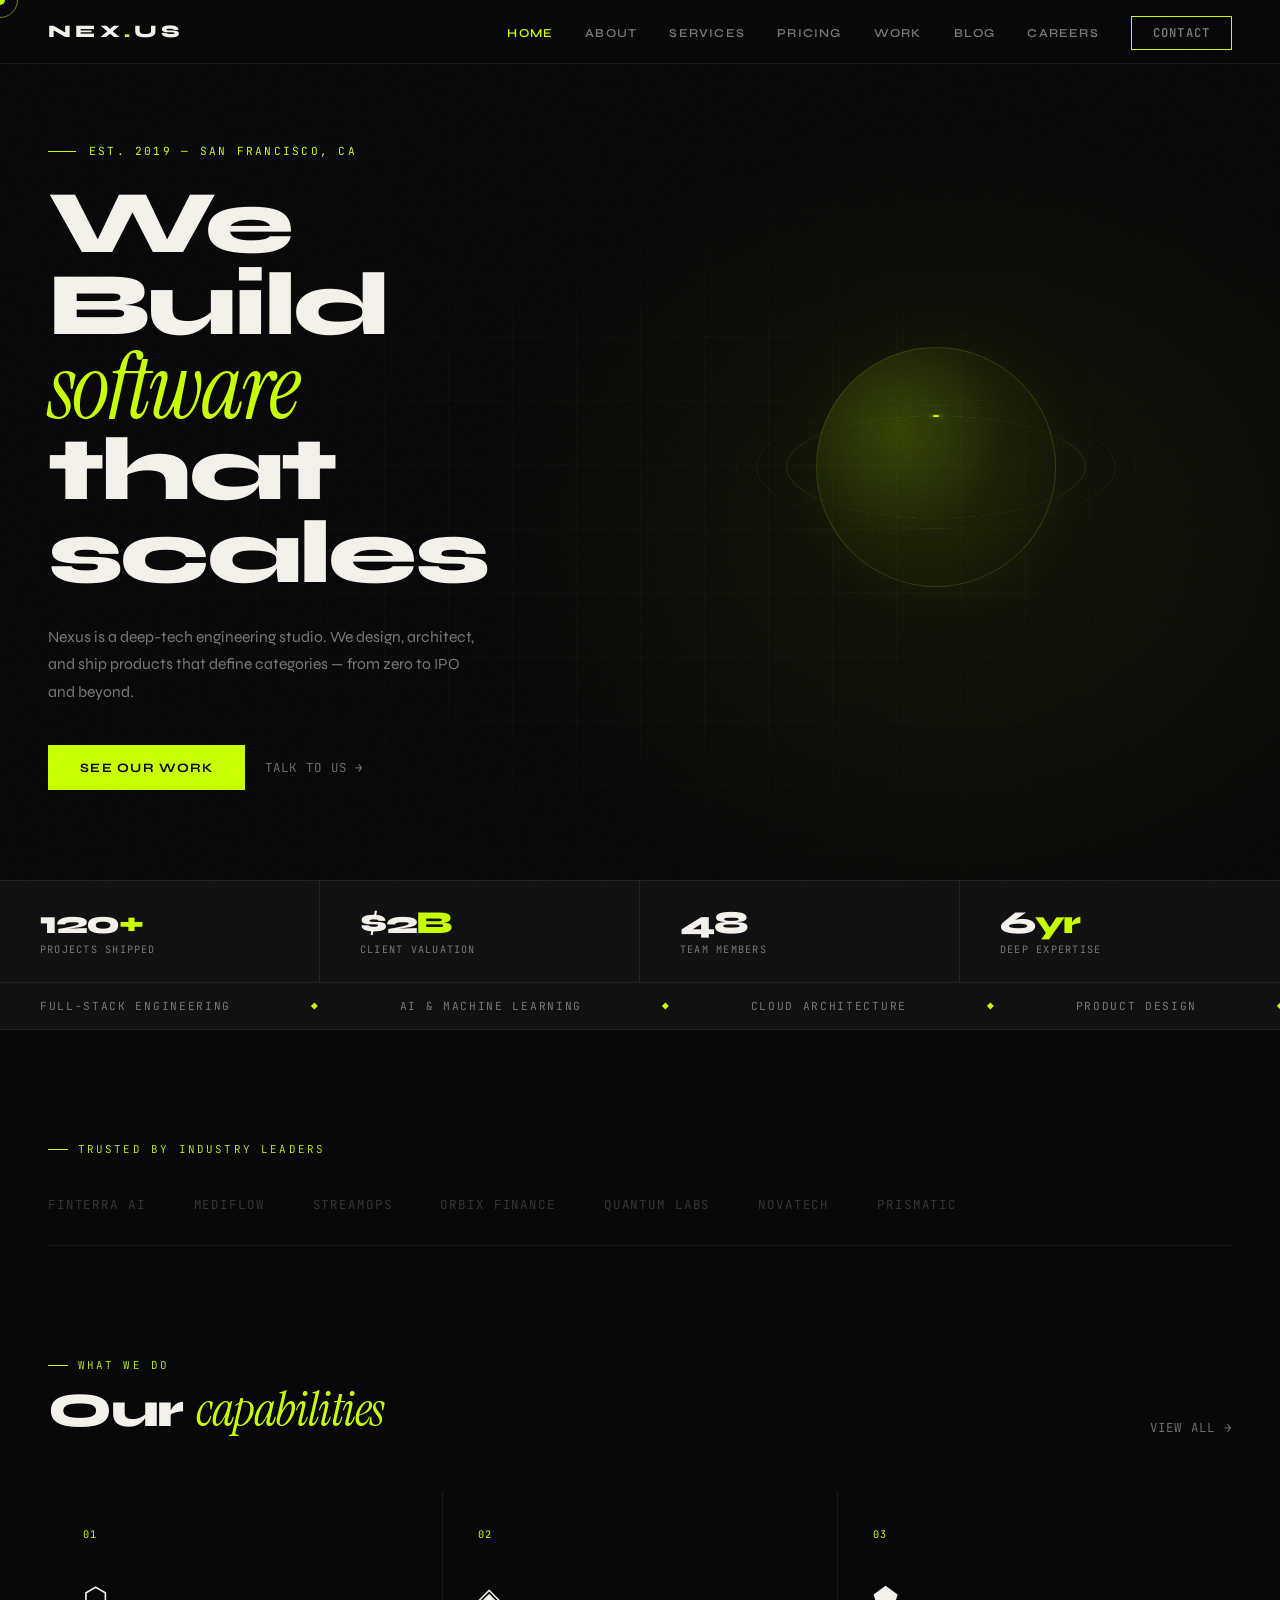
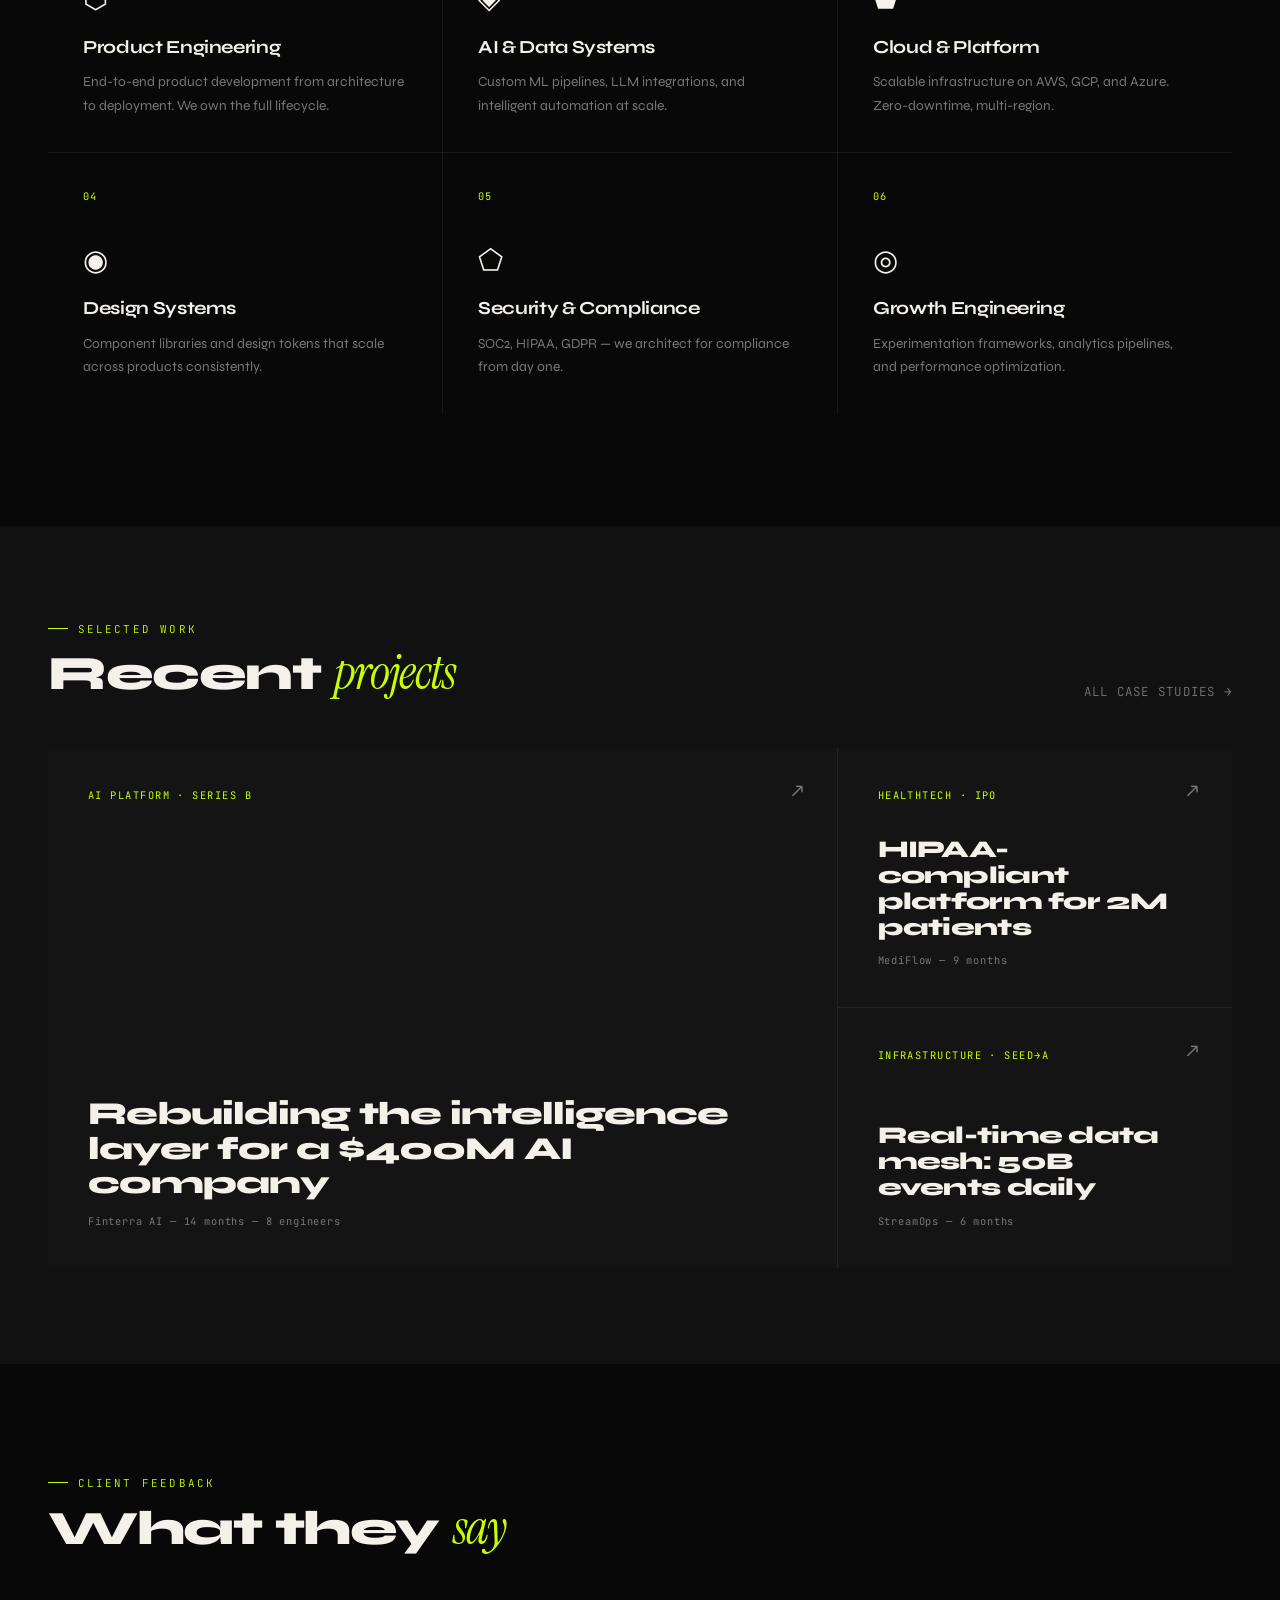
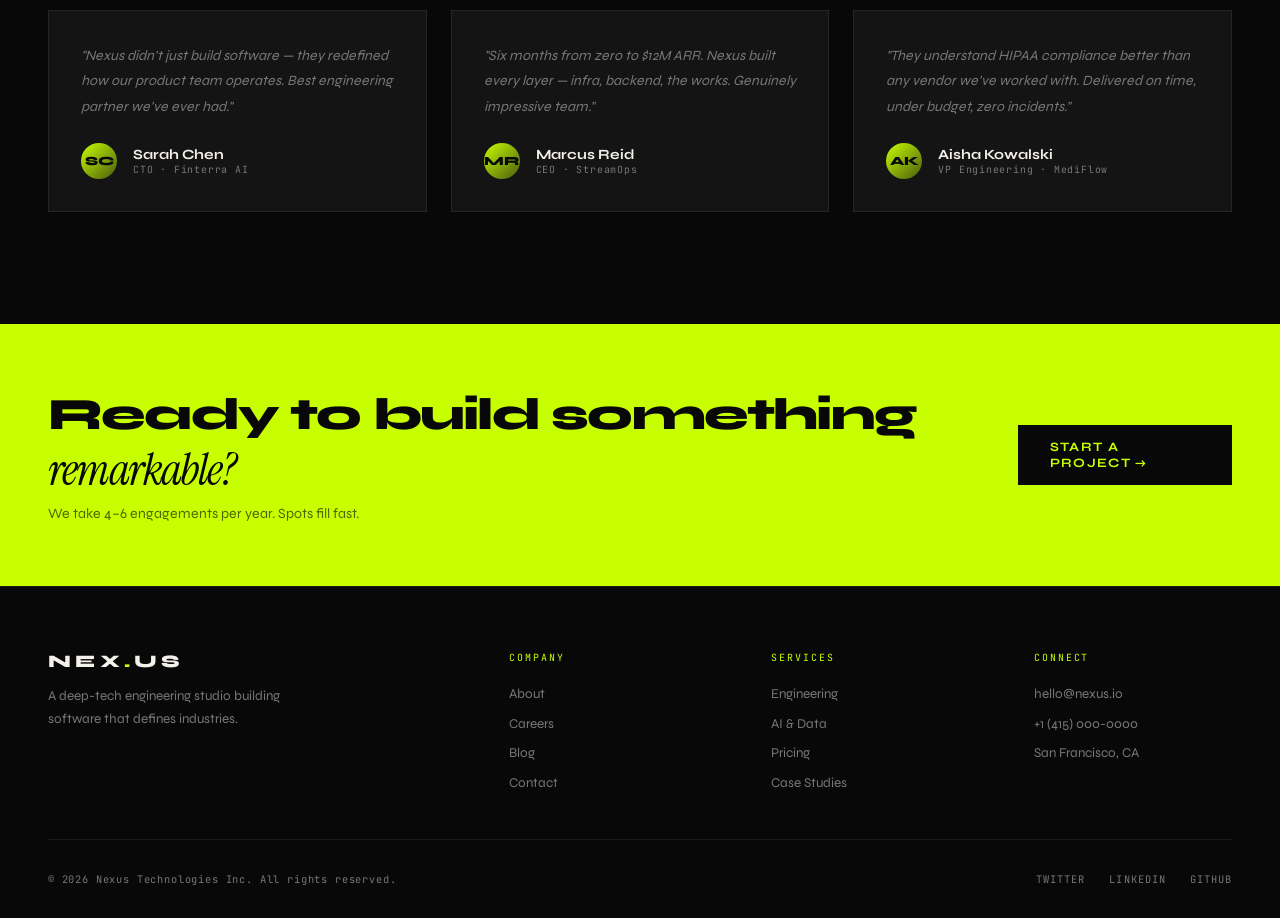
<file: index.html>
<!DOCTYPE html>
<html lang="en">
<head>
<meta charset="UTF-8"><meta name="viewport" content="width=device-width, initial-scale=1.0">
<title>NEXUS — Engineering Tomorrow</title>
<link rel="stylesheet" href="css/main.css">
<style>
.hero{min-height:calc(100vh - 80px);display:grid;grid-template-columns:1fr 1fr;align-items:center;padding:4rem 3rem 12rem;position:relative;overflow:hidden;}
.hero-bg{position:absolute;inset:0;background:radial-gradient(ellipse 55% 65% at 75% 50%,rgba(200,255,0,.05) 0%,transparent 70%);pointer-events:none;}
.hero-grid{position:absolute;inset:0;background-image:linear-gradient(rgba(255,255,255,.02) 1px,transparent 1px),linear-gradient(90deg,rgba(255,255,255,.02) 1px,transparent 1px);background-size:64px 64px;mask-image:radial-gradient(ellipse at center,black 30%,transparent 80%);}
.hero-eyebrow{font-family:'JetBrains Mono',monospace;font-size:.7rem;letter-spacing:.2em;text-transform:uppercase;color:var(--acid);margin-bottom:1.5rem;display:flex;align-items:center;gap:.8rem;}
.hero-eyebrow::before{content:'';display:block;width:28px;height:1px;background:var(--acid);}
.hero-title{font-size:clamp(3.5rem,7vw,6.5rem);font-weight:800;line-height:.92;letter-spacing:-.03em;margin-bottom:1.8rem;}
.hero-title .serif{font-family:'Instrument Serif',serif;font-style:italic;font-weight:400;color:var(--acid);display:block;}
.hero-desc{font-size:.98rem;line-height:1.75;color:var(--muted);max-width:440px;margin-bottom:2.5rem;}
.hero-btns{display:flex;gap:1.2rem;align-items:center;}
.hero-right{display:flex;justify-content:center;align-items:center;position:relative;z-index:2;}
.orb-wrap{position:relative;width:400px;height:400px;}
.orb{position:absolute;top:50%;left:50%;transform:translate(-50%,-50%);width:240px;height:240px;border-radius:50%;background:radial-gradient(circle at 35% 35%,rgba(200,255,0,.22) 0%,rgba(200,255,0,.06) 50%,transparent 100%);border:1px solid rgba(200,255,0,.15);animation:orbPulse 4s ease-in-out infinite;box-shadow:0 0 80px rgba(200,255,0,.07);}
.ring{position:absolute;top:50%;left:50%;transform:translate(-50%,-50%) rotateX(70deg);border-radius:50%;border:1px solid rgba(200,255,0,.12);animation:ringRot linear infinite;}
.ring:nth-child(1){width:300px;height:300px;animation-duration:12s;}
.ring:nth-child(2){width:360px;height:360px;animation-duration:20s;animation-direction:reverse;border-color:rgba(200,255,0,.07);}
.ring:nth-child(3){width:400px;height:400px;animation-duration:28s;border-color:rgba(200,255,0,.04);}
.ring-dot{position:absolute;top:-3px;left:calc(50% - 3px);width:6px;height:6px;background:var(--acid);border-radius:50%;box-shadow:0 0 8px var(--acid);}
@keyframes orbPulse{0%,100%{box-shadow:0 0 80px rgba(200,255,0,.07)}50%{box-shadow:0 0 120px rgba(200,255,0,.14)}}
@keyframes ringRot{from{transform:translate(-50%,-50%) rotateX(70deg) rotateZ(0)}to{transform:translate(-50%,-50%) rotateX(70deg) rotateZ(360deg)}}
.stats-bar{position:absolute;bottom:0;left:0;right:0;display:grid;grid-template-columns:repeat(4,1fr);background:var(--dim);border-top:1px solid var(--border);}
.stat{padding:1.6rem 2.5rem;border-right:1px solid var(--border);}
.stat:last-child{border-right:none;}
.stat-num{font-size:2rem;font-weight:800;letter-spacing:-.04em;line-height:1;}
.stat-num span{color:var(--acid);}
.stat-label{font-family:'JetBrains Mono',monospace;font-size:.64rem;letter-spacing:.12em;text-transform:uppercase;color:var(--muted);margin-top:.3rem;}
.clients-row{display:flex;gap:3rem;align-items:center;flex-wrap:wrap;margin-top:2.5rem;}
.client-logo{font-family:'JetBrains Mono',monospace;font-size:.78rem;letter-spacing:.15em;text-transform:uppercase;color:var(--muted);opacity:.4;transition:opacity .2s;cursor:none;}
.client-logo:hover{opacity:1;}
.services-grid{display:grid;grid-template-columns:repeat(3,1fr);gap:1px;background:var(--border);margin-top:3.5rem;}
.svc{background:var(--black);padding:2.2rem;position:relative;overflow:hidden;cursor:none;transition:background .3s;}
.svc::after{content:'';position:absolute;bottom:0;left:0;right:0;height:2px;background:var(--acid);transform:scaleX(0);transform-origin:left;transition:transform .3s;}
.svc:hover{background:var(--dim);}
.svc:hover::after{transform:scaleX(1);}
.svc-num{font-family:'JetBrains Mono',monospace;font-size:.65rem;color:var(--acid);letter-spacing:.12em;margin-bottom:2.5rem;}
.svc-icon{font-size:1.8rem;margin-bottom:1.2rem;}
.svc-name{font-size:1.15rem;font-weight:700;letter-spacing:-.02em;margin-bottom:.8rem;}
.svc-desc{font-size:.86rem;line-height:1.7;color:var(--muted);}
.work-grid{display:grid;grid-template-columns:2fr 1fr;grid-template-rows:1fr 1fr;gap:1px;background:var(--border);min-height:520px;}
.wcard{background:var(--card);position:relative;overflow:hidden;cursor:none;transition:background .3s;}
.wcard:first-child{grid-row:span 2;}
.wcard-inner{padding:2.5rem;height:100%;display:flex;flex-direction:column;justify-content:space-between;min-height:220px;}
.wcard:first-child .wcard-inner{min-height:520px;}
.wcard-glow{position:absolute;inset:0;opacity:0;transition:opacity .4s;}
.wcard:nth-child(1) .wcard-glow{background:radial-gradient(circle at 30% 70%,rgba(200,255,0,.05),transparent 60%);}
.wcard:nth-child(2) .wcard-glow{background:radial-gradient(circle at 70% 30%,rgba(100,200,255,.05),transparent 60%);}
.wcard:nth-child(3) .wcard-glow{background:radial-gradient(circle at 50% 50%,rgba(255,120,200,.05),transparent 60%);}
.wcard:hover .wcard-glow{opacity:1;}
.wcard:hover{background:#161616;}
.wcard-tag{font-family:'JetBrains Mono',monospace;font-size:.65rem;letter-spacing:.14em;text-transform:uppercase;color:var(--acid);}
.wcard-title{font-size:1.5rem;font-weight:800;letter-spacing:-.03em;line-height:1.08;position:relative;z-index:1;}
.wcard:first-child .wcard-title{font-size:2rem;}
.wcard-meta{font-family:'JetBrains Mono',monospace;font-size:.65rem;color:var(--muted);letter-spacing:.08em;margin-top:.8rem;}
.wcard-arrow{position:absolute;top:2rem;right:2rem;font-size:1.2rem;color:var(--muted);transition:color .2s,transform .2s;z-index:1;}
.wcard:hover .wcard-arrow{color:var(--acid);transform:translate(3px,-3px);}
.testi-grid{display:grid;grid-template-columns:repeat(3,1fr);gap:1.5rem;margin-top:3.5rem;}
.testi{background:var(--card);border:1px solid var(--border);padding:2rem;transition:border-color .3s;}
.testi:hover{border-color:var(--border-acid);}
.testi-text{font-size:.88rem;line-height:1.8;color:var(--muted);font-style:italic;margin-bottom:1.5rem;}
.testi-author{display:flex;align-items:center;gap:1rem;}
.testi-avatar{width:36px;height:36px;border-radius:50%;background:linear-gradient(135deg,var(--acid),rgba(200,255,0,.3));display:flex;align-items:center;justify-content:center;font-weight:800;font-size:.78rem;color:var(--black);flex-shrink:0;}
.testi-name{font-weight:700;font-size:.88rem;}
.testi-role{font-family:'JetBrains Mono',monospace;font-size:.62rem;color:var(--muted);letter-spacing:.08em;}
.cta-band{background:var(--acid);padding:4rem 3rem;display:flex;justify-content:space-between;align-items:center;gap:2rem;}
.cta-band-title{font-size:clamp(1.8rem,3.5vw,2.8rem);font-weight:800;letter-spacing:-.04em;color:var(--black);}
.cta-band-title em{font-family:'Instrument Serif',serif;font-style:italic;font-weight:400;}
.cta-band-sub{font-size:.88rem;color:rgba(0,0,0,.6);margin-top:.4rem;}
.btn-dark{background:var(--black);color:var(--acid);padding:.9rem 2rem;font-family:'Syne',sans-serif;font-weight:700;font-size:.8rem;letter-spacing:.1em;text-transform:uppercase;text-decoration:none;cursor:none;transition:transform .2s,box-shadow .2s;display:inline-block;}
.btn-dark:hover{transform:translateY(-2px);box-shadow:0 8px 24px rgba(0,0,0,.3);}
@media(max-width:900px){.hero{grid-template-columns:1fr;padding:2rem 1.5rem 10rem;}.hero-right{display:none;}.stats-bar{grid-template-columns:1fr 1fr;}.services-grid{grid-template-columns:1fr;}.work-grid{grid-template-columns:1fr;grid-template-rows:auto;}.wcard:first-child{grid-row:unset;}.testi-grid{grid-template-columns:1fr;}.cta-band{flex-direction:column;}}
</style>
</head>
<body>
<div class="cursor" id="cursor"></div>
<div class="cursor-ring" id="cursorRing"></div>
<nav>
  <a href="index.html" class="nav-logo">NEX<span>.</span>US</a>
  <ul class="nav-links" id="navLinks">
    <li><a href="index.html">Home</a></li>
    <li><a href="pages/about.html">About</a></li>
    <li><a href="pages/services.html">Services</a></li>
    <li><a href="pages/pricing.html">Pricing</a></li>
    <li><a href="pages/work.html">Work</a></li>
    <li><a href="pages/blog.html">Blog</a></li>
    <li><a href="pages/careers.html">Careers</a></li>
    <li><a href="pages/contact.html" class="nav-cta">Contact</a></li>
  </ul>
  <button class="nav-mobile-toggle" id="navToggle">☰</button>
</nav>
<div class="page">
<section class="hero">
  <div class="hero-bg"></div><div class="hero-grid"></div>
  <div style="position:relative;z-index:2;">
    <div class="hero-eyebrow">Est. 2019 — San Francisco, CA</div>
    <h1 class="hero-title">We Build<span class="serif">software</span>that scales</h1>
    <p class="hero-desc">Nexus is a deep-tech engineering studio. We design, architect, and ship products that define categories — from zero to IPO and beyond.</p>
    <div class="hero-btns">
      <a href="pages/work.html" class="btn btn-acid">See our work</a>
      <a href="pages/contact.html" class="btn btn-ghost">Talk to us →</a>
    </div>
  </div>
  <div class="hero-right">
    <div class="orb-wrap">
      <div class="ring"><div class="ring-dot"></div></div>
      <div class="ring"></div><div class="ring"></div>
      <div class="orb"></div>
    </div>
  </div>
  <div class="stats-bar">
    <div class="stat"><div class="stat-num">120<span>+</span></div><div class="stat-label">Projects shipped</div></div>
    <div class="stat"><div class="stat-num">$2<span>B</span></div><div class="stat-label">Client valuation</div></div>
    <div class="stat"><div class="stat-num">48</div><div class="stat-label">Team members</div></div>
    <div class="stat"><div class="stat-num">6<span>yr</span></div><div class="stat-label">Deep expertise</div></div>
  </div>
</section>
<div class="marquee-wrap"><div class="marquee-track">
  <span class="marquee-item">Full-Stack Engineering</span><span class="marquee-item"><b>◆</b></span>
  <span class="marquee-item">AI & Machine Learning</span><span class="marquee-item"><b>◆</b></span>
  <span class="marquee-item">Cloud Architecture</span><span class="marquee-item"><b>◆</b></span>
  <span class="marquee-item">Product Design</span><span class="marquee-item"><b>◆</b></span>
  <span class="marquee-item">DevOps & Infrastructure</span><span class="marquee-item"><b>◆</b></span>
  <span class="marquee-item">Security & Compliance</span><span class="marquee-item"><b>◆</b></span>
  <span class="marquee-item">Full-Stack Engineering</span><span class="marquee-item"><b>◆</b></span>
  <span class="marquee-item">AI & Machine Learning</span><span class="marquee-item"><b>◆</b></span>
  <span class="marquee-item">Cloud Architecture</span><span class="marquee-item"><b>◆</b></span>
  <span class="marquee-item">Product Design</span><span class="marquee-item"><b>◆</b></span>
  <span class="marquee-item">DevOps & Infrastructure</span><span class="marquee-item"><b>◆</b></span>
  <span class="marquee-item">Security & Compliance</span><span class="marquee-item"><b>◆</b></span>
</div></div>
<section class="section" style="padding-bottom:2rem;">
  <div class="label reveal">Trusted by industry leaders</div>
  <div class="clients-row reveal">
    <span class="client-logo">Finterra AI</span><span class="client-logo">MediFlow</span>
    <span class="client-logo">StreamOps</span><span class="client-logo">Orbix Finance</span>
    <span class="client-logo">Quantum Labs</span><span class="client-logo">NovaTech</span><span class="client-logo">Prismatic</span>
  </div>
</section>
<hr class="divider" style="margin:0 3rem;">
<section class="section">
  <div style="display:flex;justify-content:space-between;align-items:flex-end;margin-bottom:1rem;" class="reveal">
    <div><div class="label">What we do</div><h2 class="section-title">Our <em>capabilities</em></h2></div>
    <a href="pages/services.html" class="btn btn-ghost" style="white-space:nowrap;">View all →</a>
  </div>
  <div class="services-grid">
    <div class="svc reveal reveal-d1"><div class="svc-num">01</div><div class="svc-icon">⬡</div><div class="svc-name">Product Engineering</div><p class="svc-desc">End-to-end product development from architecture to deployment. We own the full lifecycle.</p></div>
    <div class="svc reveal reveal-d2"><div class="svc-num">02</div><div class="svc-icon">◈</div><div class="svc-name">AI & Data Systems</div><p class="svc-desc">Custom ML pipelines, LLM integrations, and intelligent automation at scale.</p></div>
    <div class="svc reveal reveal-d3"><div class="svc-num">03</div><div class="svc-icon">⬟</div><div class="svc-name">Cloud & Platform</div><p class="svc-desc">Scalable infrastructure on AWS, GCP, and Azure. Zero-downtime, multi-region.</p></div>
    <div class="svc reveal reveal-d1"><div class="svc-num">04</div><div class="svc-icon">◉</div><div class="svc-name">Design Systems</div><p class="svc-desc">Component libraries and design tokens that scale across products consistently.</p></div>
    <div class="svc reveal reveal-d2"><div class="svc-num">05</div><div class="svc-icon">⬠</div><div class="svc-name">Security & Compliance</div><p class="svc-desc">SOC2, HIPAA, GDPR — we architect for compliance from day one.</p></div>
    <div class="svc reveal reveal-d3"><div class="svc-num">06</div><div class="svc-icon">◎</div><div class="svc-name">Growth Engineering</div><p class="svc-desc">Experimentation frameworks, analytics pipelines, and performance optimization.</p></div>
  </div>
</section>
<section class="section" style="background:var(--dim);padding-top:6rem;padding-bottom:6rem;">
  <div style="display:flex;justify-content:space-between;align-items:flex-end;margin-bottom:3rem;" class="reveal">
    <div><div class="label">Selected work</div><h2 class="section-title">Recent <em>projects</em></h2></div>
    <a href="pages/work.html" class="btn btn-ghost">All case studies →</a>
  </div>
  <div class="work-grid">
    <a href="pages/work.html" style="text-decoration:none;color:inherit;display:contents;">
    <div class="wcard reveal"><div class="wcard-glow"></div><div class="wcard-inner"><div class="wcard-tag">AI Platform · Series B</div><div><div class="wcard-title">Rebuilding the intelligence layer for a $400M AI company</div><div class="wcard-meta">Finterra AI — 14 months — 8 engineers</div></div></div><div class="wcard-arrow">↗</div></div>
    <div class="wcard reveal reveal-d1"><div class="wcard-glow"></div><div class="wcard-inner"><div class="wcard-tag">HealthTech · IPO</div><div><div class="wcard-title">HIPAA-compliant platform for 2M patients</div><div class="wcard-meta">MediFlow — 9 months</div></div></div><div class="wcard-arrow">↗</div></div>
    <div class="wcard reveal reveal-d2"><div class="wcard-glow"></div><div class="wcard-inner"><div class="wcard-tag">Infrastructure · Seed→A</div><div><div class="wcard-title">Real-time data mesh: 50B events daily</div><div class="wcard-meta">StreamOps — 6 months</div></div></div><div class="wcard-arrow">↗</div></div>
    </a>
  </div>
</section>
<section class="section">
  <div class="reveal"><div class="label">Client feedback</div><h2 class="section-title">What they <em>say</em></h2></div>
  <div class="testi-grid">
    <div class="testi reveal reveal-d1"><p class="testi-text">"Nexus didn't just build software — they redefined how our product team operates. Best engineering partner we've ever had."</p><div class="testi-author"><div class="testi-avatar">SC</div><div><div class="testi-name">Sarah Chen</div><div class="testi-role">CTO · Finterra AI</div></div></div></div>
    <div class="testi reveal reveal-d2"><p class="testi-text">"Six months from zero to $12M ARR. Nexus built every layer — infra, backend, the works. Genuinely impressive team."</p><div class="testi-author"><div class="testi-avatar">MR</div><div><div class="testi-name">Marcus Reid</div><div class="testi-role">CEO · StreamOps</div></div></div></div>
    <div class="testi reveal reveal-d3"><p class="testi-text">"They understand HIPAA compliance better than any vendor we've worked with. Delivered on time, under budget, zero incidents."</p><div class="testi-author"><div class="testi-avatar">AK</div><div><div class="testi-name">Aisha Kowalski</div><div class="testi-role">VP Engineering · MediFlow</div></div></div></div>
  </div>
</section>
<div class="cta-band">
  <div><div class="cta-band-title">Ready to build something <em>remarkable?</em></div><div class="cta-band-sub">We take 4–6 engagements per year. Spots fill fast.</div></div>
  <a href="pages/contact.html" class="btn-dark">Start a project →</a>
</div>
<footer>
  <div class="footer-grid">
    <div><div class="footer-logo">NEX<span>.</span>US</div><p class="footer-tagline">A deep-tech engineering studio building software that defines industries.</p></div>
    <div><div class="footer-col-title">Company</div><ul class="footer-links"><li><a href="pages/about.html">About</a></li><li><a href="pages/careers.html">Careers</a></li><li><a href="pages/blog.html">Blog</a></li><li><a href="pages/contact.html">Contact</a></li></ul></div>
    <div><div class="footer-col-title">Services</div><ul class="footer-links"><li><a href="pages/services.html">Engineering</a></li><li><a href="pages/services.html">AI & Data</a></li><li><a href="pages/pricing.html">Pricing</a></li><li><a href="pages/work.html">Case Studies</a></li></ul></div>
    <div><div class="footer-col-title">Connect</div><ul class="footer-links"><li><a href="mailto:hello@nexus.io">hello@nexus.io</a></li><li><a href="#">+1 (415) 000-0000</a></li><li><a href="#">San Francisco, CA</a></li></ul></div>
  </div>
  <div class="footer-bottom">
    <div class="footer-copy">© 2026 Nexus Technologies Inc. All rights reserved.</div>
    <div class="footer-socials"><a href="#">Twitter</a><a href="#">LinkedIn</a><a href="#">GitHub</a></div>
  </div>
</footer>
</div>
<script src="js/main.js"></script>
</body>
</html>
</file>
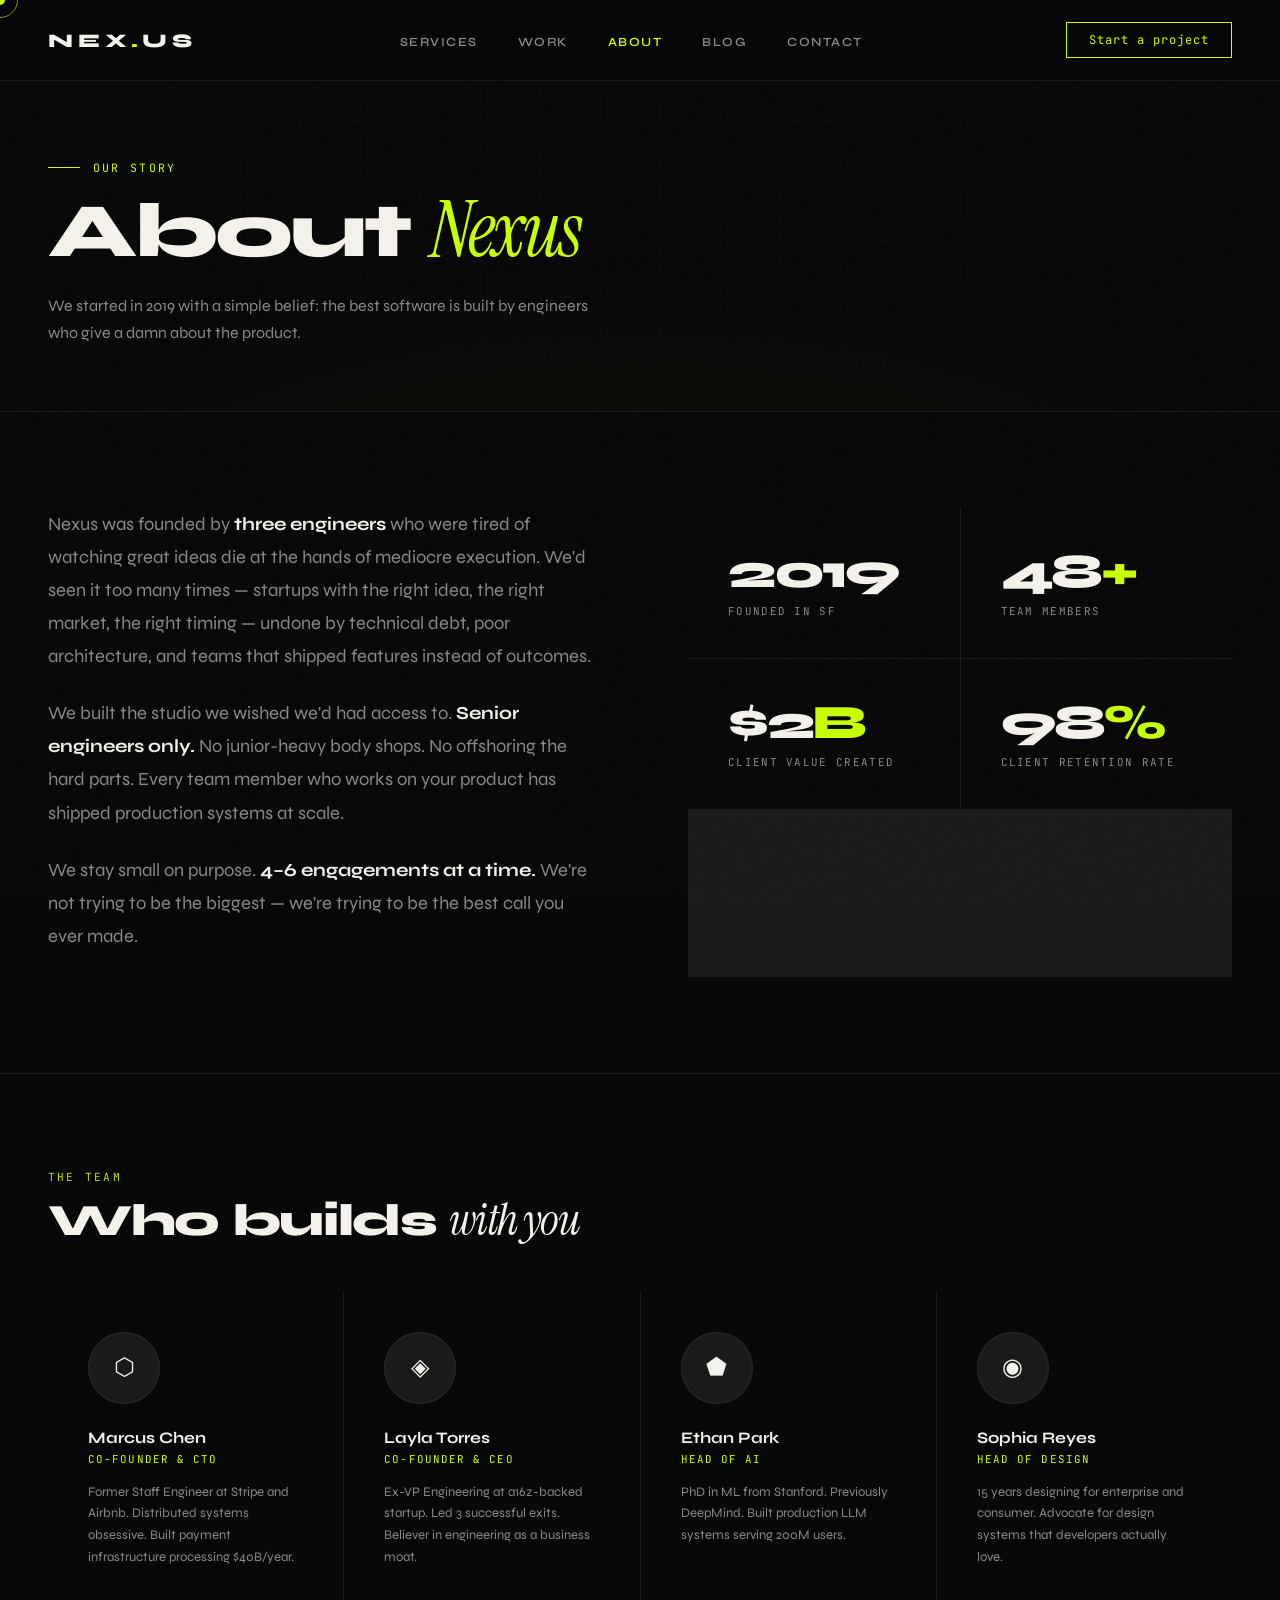
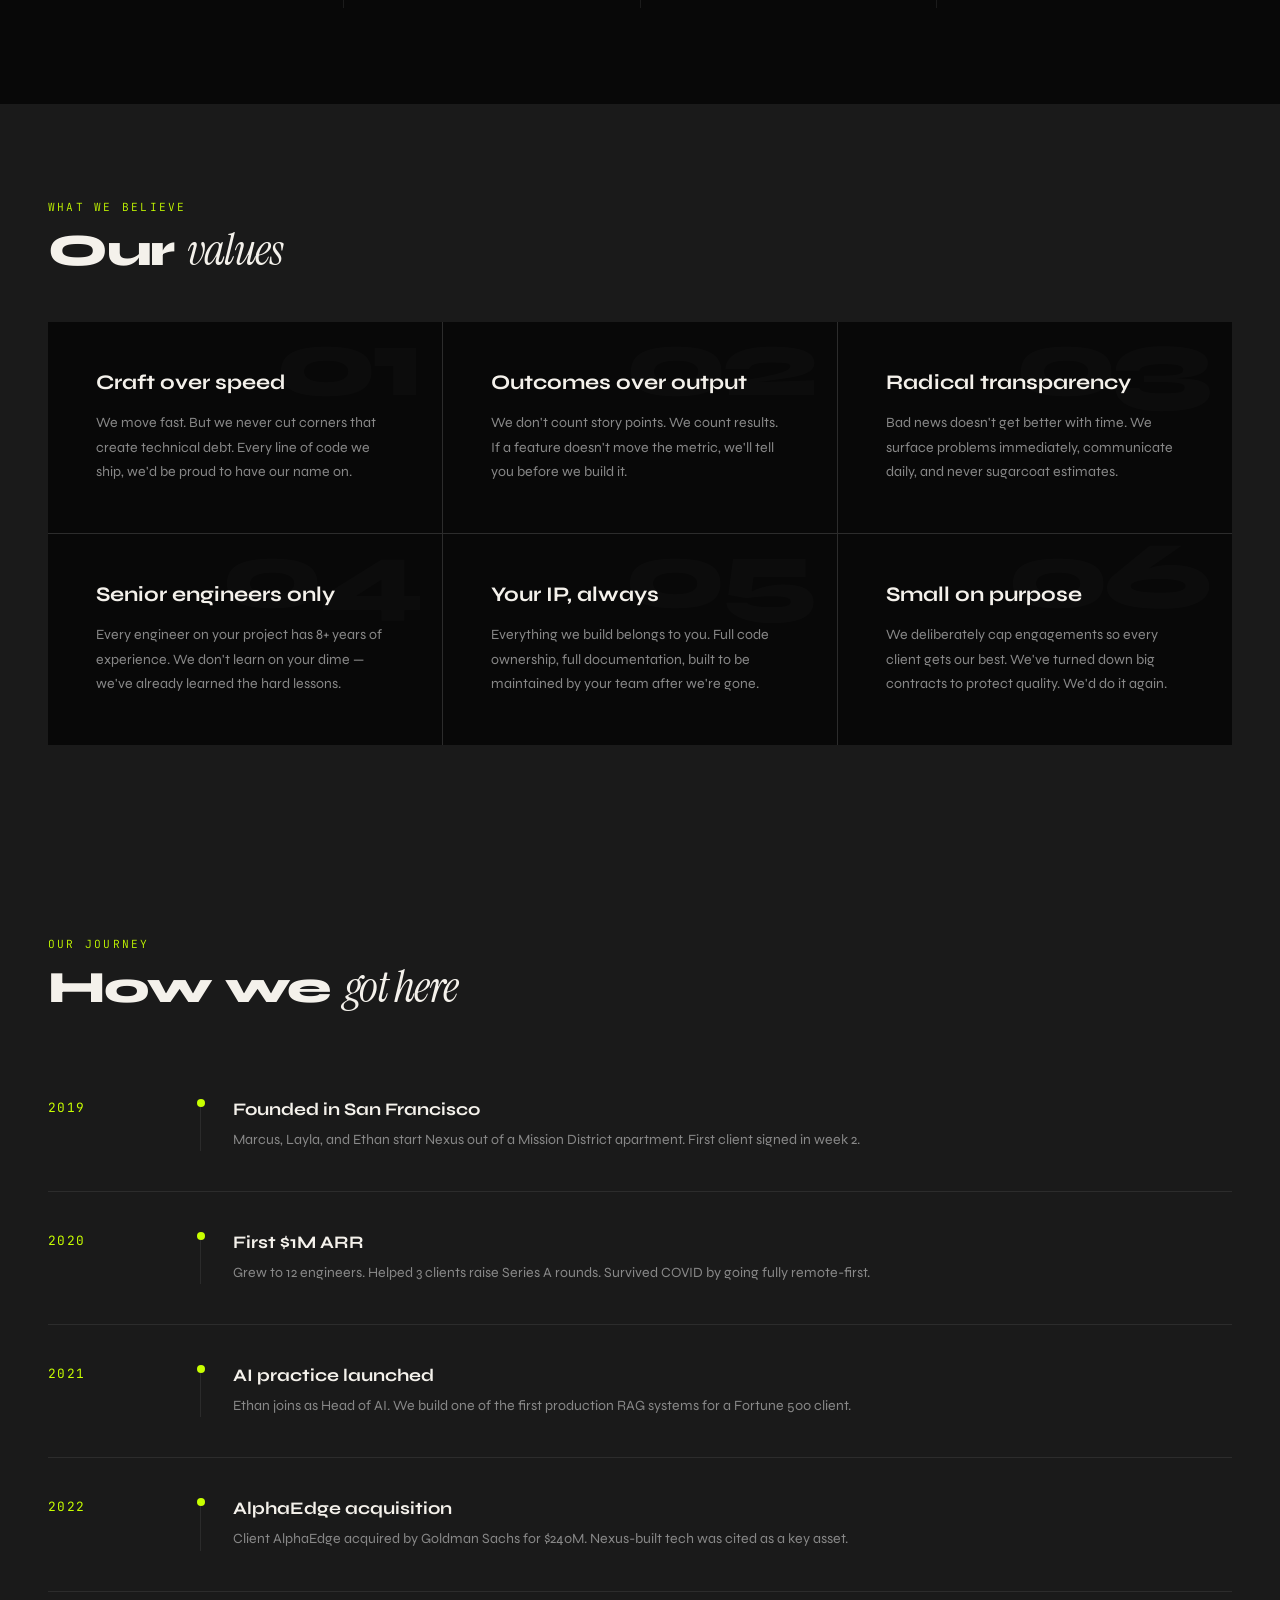
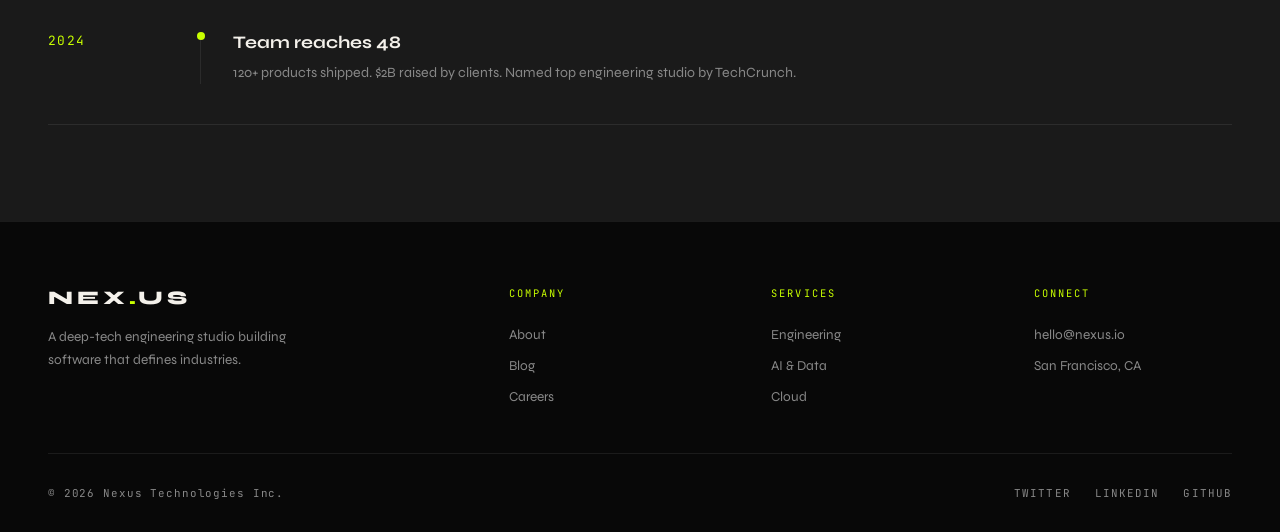
<file: about.html>
<!DOCTYPE html>
<html lang="en">
<head>
<meta charset="UTF-8"><meta name="viewport" content="width=device-width,initial-scale=1.0">
<title>About — NEXUS</title>
<link rel="stylesheet" href="css/style.css">
<style>
.about-intro { display:grid;grid-template-columns:1fr 1fr;gap:6rem;padding:6rem 3rem;border-bottom:1px solid var(--border); }
.about-intro-text p { font-size:1.15rem;line-height:1.8;color:var(--muted);margin-bottom:1.5rem; }
.about-intro-text p strong { color:var(--white); }
.about-stats { display:grid;grid-template-columns:1fr 1fr;gap:1px;background:var(--border);align-content:start; }
.about-stat { background:var(--black);padding:2.5rem; }
.about-stat-num { font-size:3rem;font-weight:800;letter-spacing:-.05em;line-height:1; }
.about-stat-num span { color:var(--acid); }
.about-stat-label { font-family:'JetBrains Mono',monospace;font-size:.68rem;color:var(--muted);letter-spacing:.12em;text-transform:uppercase;margin-top:.5rem; }

.team-grid { display:grid;grid-template-columns:repeat(4,1fr);gap:1px;background:var(--border); }
.team-card { background:var(--black);padding:2.5rem;cursor:none;transition:background .3s; }
.team-card:hover { background:var(--dim); }
.team-avatar { width:72px;height:72px;border-radius:50%;background:var(--dim);border:1px solid var(--border);display:flex;align-items:center;justify-content:center;font-size:1.5rem;margin-bottom:1.5rem; }
.team-name { font-size:1rem;font-weight:700;margin-bottom:.3rem; }
.team-role { font-family:'JetBrains Mono',monospace;font-size:.68rem;color:var(--acid);letter-spacing:.1em;text-transform:uppercase;margin-bottom:1rem; }
.team-bio { font-size:.82rem;line-height:1.65;color:var(--muted); }

.values-grid { display:grid;grid-template-columns:repeat(3,1fr);gap:1px;background:var(--border); }
.value-card { background:var(--black);padding:3rem;position:relative;overflow:hidden; }
.value-card::before { content:attr(data-num);position:absolute;top:-1rem;right:1.5rem;font-size:6rem;font-weight:800;color:rgba(255,255,255,.02);letter-spacing:-.05em; }
.value-title { font-size:1.3rem;font-weight:700;margin-bottom:1rem; }
.value-desc { font-size:.88rem;line-height:1.75;color:var(--muted); }

.timeline { padding:6rem 3rem;background:var(--dim); }
.timeline-items { display:flex;flex-direction:column;gap:0; }
.timeline-item { display:grid;grid-template-columns:120px 1px 1fr;gap:2rem;padding:2.5rem 0;border-bottom:1px solid var(--border); }
.timeline-year { font-family:'JetBrains Mono',monospace;font-size:.8rem;color:var(--acid);letter-spacing:.1em; }
.timeline-line { background:var(--border);position:relative; }
.timeline-line::before { content:'';position:absolute;top:0;left:50%;transform:translateX(-50%);width:8px;height:8px;background:var(--acid);border-radius:50%; }
.timeline-content-title { font-size:1.1rem;font-weight:700;margin-bottom:.5rem; }
.timeline-content-desc { font-size:.88rem;color:var(--muted);line-height:1.65; }

@media(max-width:900px) {
  .about-intro,.team-grid,.values-grid { grid-template-columns:1fr; }
  .about-intro { gap:3rem; }
  .timeline-item { grid-template-columns:80px 1px 1fr;gap:1rem; }
}
</style>
</head>
<body>
<div class="cursor" id="cursor"></div>
<div class="cursor-ring" id="cursorRing"></div>

<nav>
  <a href="index.html" class="nav-logo">NEX<span>.</span>US</a>
  <ul class="nav-links">
    <li><a href="services.html">Services</a></li>
    <li><a href="work.html">Work</a></li>
    <li><a href="about.html">About</a></li>
    <li><a href="blog.html">Blog</a></li>
    <li><a href="contact.html">Contact</a></li>
  </ul>
  <a href="contact.html" class="nav-cta">Start a project</a>
</nav>

<div class="page-hero">
  <div class="page-hero-bg"></div><div class="page-hero-grid"></div>
  <div class="page-eyebrow reveal">Our story</div>
  <h1 class="page-title reveal reveal-delay-1">About <em>Nexus</em></h1>
  <p class="page-subtitle reveal reveal-delay-2">We started in 2019 with a simple belief: the best software is built by engineers who give a damn about the product.</p>
</div>

<div class="about-intro">
  <div class="about-intro-text reveal">
    <p>Nexus was founded by <strong>three engineers</strong> who were tired of watching great ideas die at the hands of mediocre execution. We'd seen it too many times — startups with the right idea, the right market, the right timing — undone by technical debt, poor architecture, and teams that shipped features instead of outcomes.</p>
    <p>We built the studio we wished we'd had access to. <strong>Senior engineers only.</strong> No junior-heavy body shops. No offshoring the hard parts. Every team member who works on your product has shipped production systems at scale.</p>
    <p>We stay small on purpose. <strong>4–6 engagements at a time.</strong> We're not trying to be the biggest — we're trying to be the best call you ever made.</p>
  </div>
  <div class="about-stats reveal reveal-delay-1">
    <div class="about-stat"><div class="about-stat-num">2019<span></span></div><div class="about-stat-label">Founded in SF</div></div>
    <div class="about-stat"><div class="about-stat-num">48<span>+</span></div><div class="about-stat-label">Team members</div></div>
    <div class="about-stat"><div class="about-stat-num">$2<span>B</span></div><div class="about-stat-label">Client value created</div></div>
    <div class="about-stat"><div class="about-stat-num">98<span>%</span></div><div class="about-stat-label">Client retention rate</div></div>
  </div>
</div>

<section class="section">
  <div class="section-label reveal">The team</div>
  <h2 class="section-title reveal">Who builds <em>with you</em></h2>
  <div class="team-grid">
    <div class="team-card reveal"><div class="team-avatar">⬡</div><div class="team-name">Marcus Chen</div><div class="team-role">Co-founder & CTO</div><p class="team-bio">Former Staff Engineer at Stripe and Airbnb. Distributed systems obsessive. Built payment infrastructure processing $40B/year.</p></div>
    <div class="team-card reveal reveal-delay-1"><div class="team-avatar">◈</div><div class="team-name">Layla Torres</div><div class="team-role">Co-founder & CEO</div><p class="team-bio">Ex-VP Engineering at a16z-backed startup. Led 3 successful exits. Believer in engineering as a business moat.</p></div>
    <div class="team-card reveal reveal-delay-2"><div class="team-avatar">⬟</div><div class="team-name">Ethan Park</div><div class="team-role">Head of AI</div><p class="team-bio">PhD in ML from Stanford. Previously DeepMind. Built production LLM systems serving 200M users.</p></div>
    <div class="team-card reveal reveal-delay-3"><div class="team-avatar">◉</div><div class="team-name">Sophia Reyes</div><div class="team-role">Head of Design</div><p class="team-bio">15 years designing for enterprise and consumer. Advocate for design systems that developers actually love.</p></div>
  </div>
</section>

<section class="section" style="background:var(--dim)">
  <div class="section-label reveal">What we believe</div>
  <h2 class="section-title reveal">Our <em>values</em></h2>
  <div class="values-grid">
    <div class="value-card reveal" data-num="01"><div class="value-title">Craft over speed</div><p class="value-desc">We move fast. But we never cut corners that create technical debt. Every line of code we ship, we'd be proud to have our name on.</p></div>
    <div class="value-card reveal reveal-delay-1" data-num="02"><div class="value-title">Outcomes over output</div><p class="value-desc">We don't count story points. We count results. If a feature doesn't move the metric, we'll tell you before we build it.</p></div>
    <div class="value-card reveal reveal-delay-2" data-num="03"><div class="value-title">Radical transparency</div><p class="value-desc">Bad news doesn't get better with time. We surface problems immediately, communicate daily, and never sugarcoat estimates.</p></div>
    <div class="value-card reveal" data-num="04"><div class="value-title">Senior engineers only</div><p class="value-desc">Every engineer on your project has 8+ years of experience. We don't learn on your dime — we've already learned the hard lessons.</p></div>
    <div class="value-card reveal reveal-delay-1" data-num="05"><div class="value-title">Your IP, always</div><p class="value-desc">Everything we build belongs to you. Full code ownership, full documentation, built to be maintained by your team after we're gone.</p></div>
    <div class="value-card reveal reveal-delay-2" data-num="06"><div class="value-title">Small on purpose</div><p class="value-desc">We deliberately cap engagements so every client gets our best. We've turned down big contracts to protect quality. We'd do it again.</p></div>
  </div>
</section>

<div class="timeline">
  <div class="section-label reveal">Our journey</div>
  <h2 class="section-title reveal">How we <em>got here</em></h2>
  <div class="timeline-items">
    <div class="timeline-item reveal"><div class="timeline-year">2019</div><div class="timeline-line"></div><div><div class="timeline-content-title">Founded in San Francisco</div><p class="timeline-content-desc">Marcus, Layla, and Ethan start Nexus out of a Mission District apartment. First client signed in week 2.</p></div></div>
    <div class="timeline-item reveal"><div class="timeline-year">2020</div><div class="timeline-line"></div><div><div class="timeline-content-title">First $1M ARR</div><p class="timeline-content-desc">Grew to 12 engineers. Helped 3 clients raise Series A rounds. Survived COVID by going fully remote-first.</p></div></div>
    <div class="timeline-item reveal"><div class="timeline-year">2021</div><div class="timeline-line"></div><div><div class="timeline-content-title">AI practice launched</div><p class="timeline-content-desc">Ethan joins as Head of AI. We build one of the first production RAG systems for a Fortune 500 client.</p></div></div>
    <div class="timeline-item reveal"><div class="timeline-year">2022</div><div class="timeline-line"></div><div><div class="timeline-content-title">AlphaEdge acquisition</div><p class="timeline-content-desc">Client AlphaEdge acquired by Goldman Sachs for $240M. Nexus-built tech was cited as a key asset.</p></div></div>
    <div class="timeline-item reveal"><div class="timeline-year">2024</div><div class="timeline-line"></div><div><div class="timeline-content-title">Team reaches 48</div><p class="timeline-content-desc">120+ products shipped. $2B raised by clients. Named top engineering studio by TechCrunch.</p></div></div>
  </div>
</div>

<footer>
  <div class="footer-top">
    <div><div class="footer-brand-name">NEX<span>.</span>US</div><p class="footer-tagline">A deep-tech engineering studio building software that defines industries.</p></div>
    <div><div class="footer-col-title">Company</div><ul class="footer-links"><li><a href="about.html">About</a></li><li><a href="blog.html">Blog</a></li><li><a href="contact.html">Careers</a></li></ul></div>
    <div><div class="footer-col-title">Services</div><ul class="footer-links"><li><a href="services.html">Engineering</a></li><li><a href="services.html">AI & Data</a></li><li><a href="services.html">Cloud</a></li></ul></div>
    <div><div class="footer-col-title">Connect</div><ul class="footer-links"><li><a href="contact.html">hello@nexus.io</a></li><li><a href="#">San Francisco, CA</a></li></ul></div>
  </div>
  <div class="footer-bottom">
    <div class="footer-copy">© 2026 Nexus Technologies Inc.</div>
    <div class="footer-socials"><a href="#">Twitter</a><a href="#">LinkedIn</a><a href="#">GitHub</a></div>
  </div>
</footer>
<script src="js/main.js"></script>
</body>
</html>
</file>
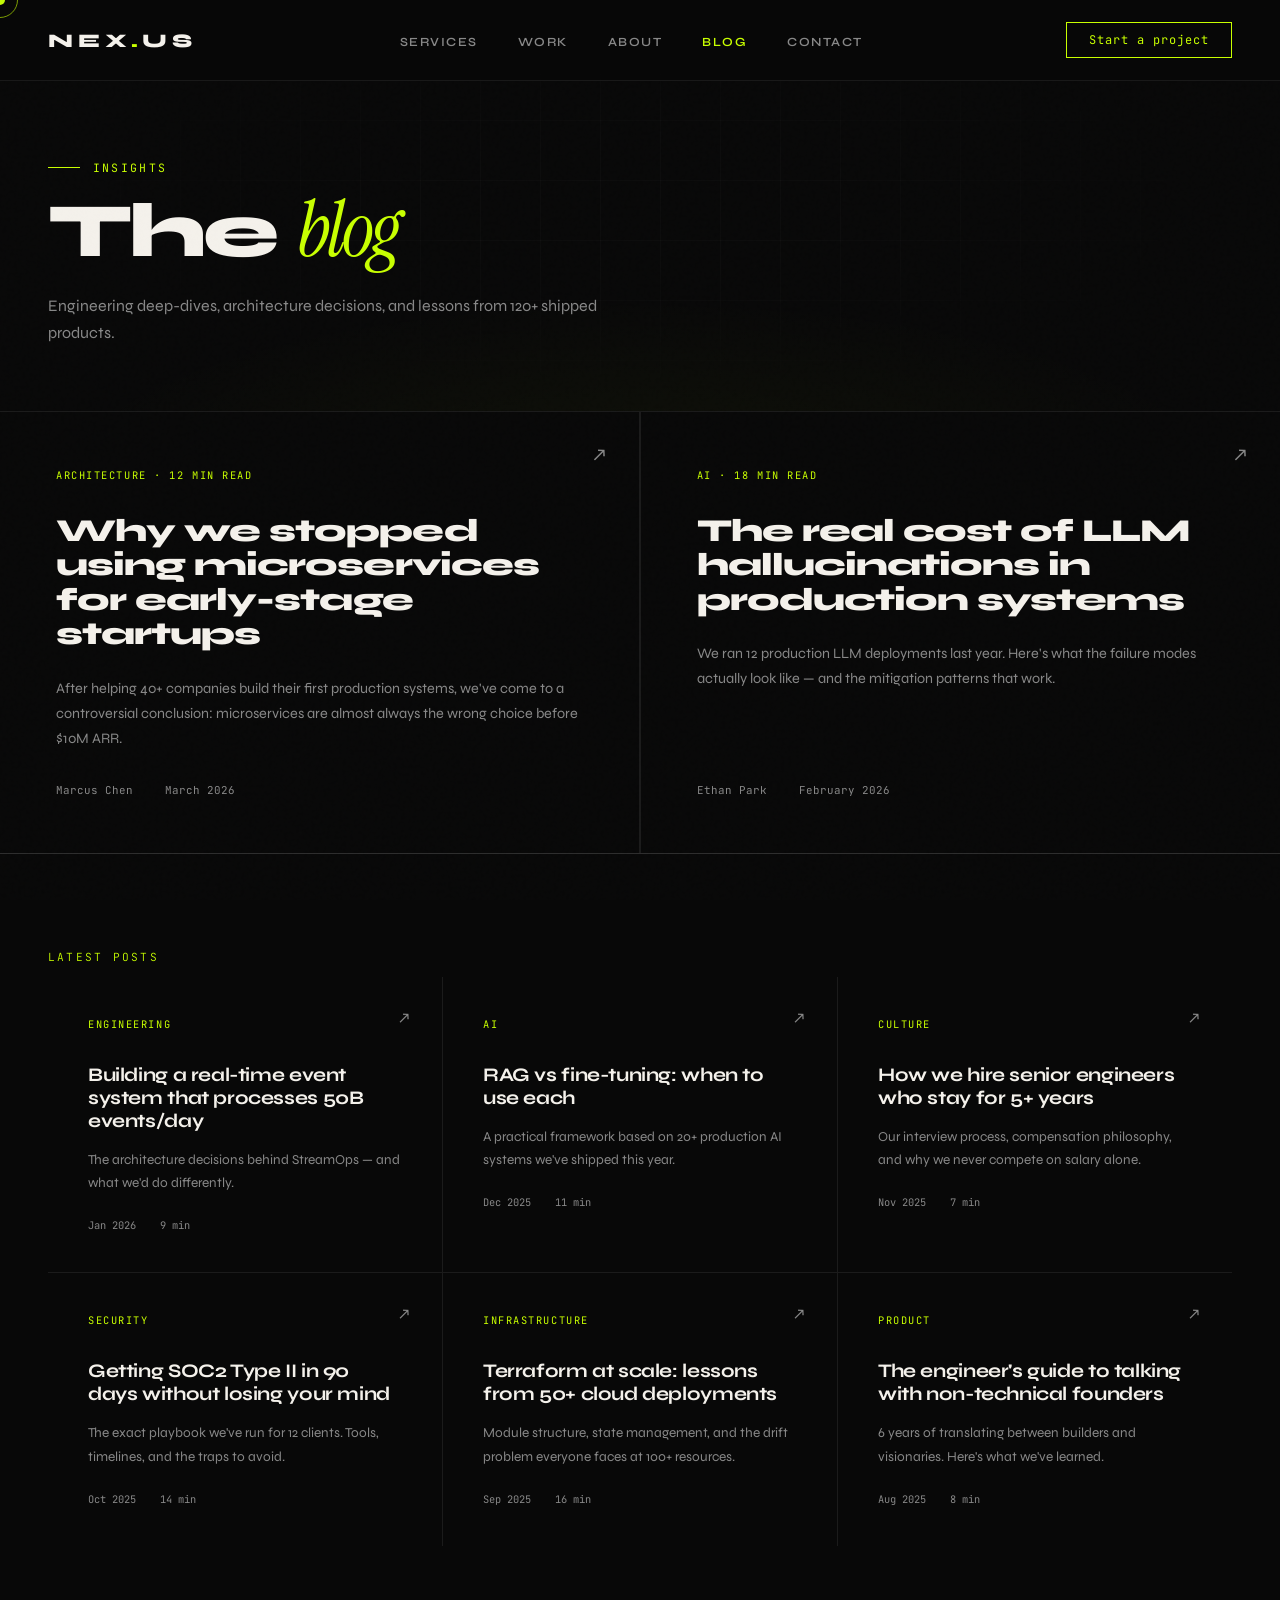
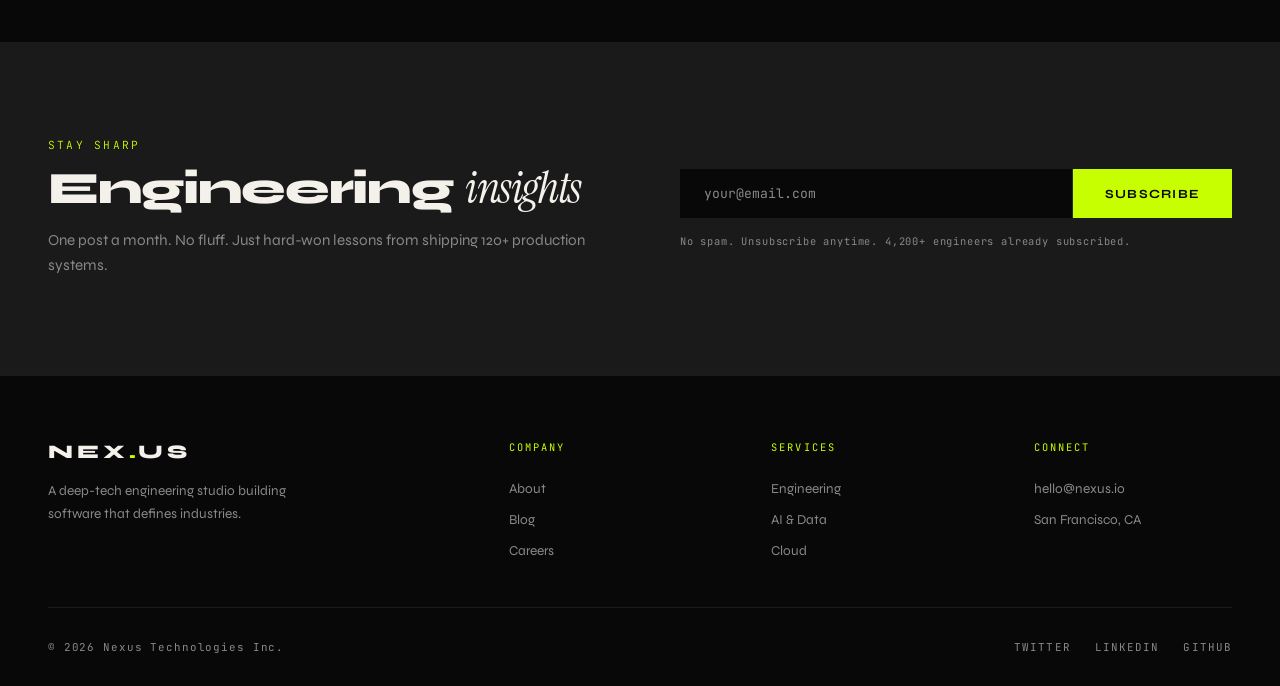
<file: blog.html>
<!DOCTYPE html>
<html lang="en">
<head>
<meta charset="UTF-8"><meta name="viewport" content="width=device-width,initial-scale=1.0">
<title>Blog — NEXUS</title>
<link rel="stylesheet" href="css/style.css">
<style>
.blog-featured { display:grid;grid-template-columns:1fr 1fr;gap:1px;background:var(--border);border-bottom:1px solid var(--border); }
.blog-featured-card { background:var(--black);padding:3.5rem;cursor:none;transition:background .3s;position:relative;overflow:hidden;min-height:380px;display:flex;flex-direction:column;justify-content:space-between; }
.blog-featured-card:first-child { border-right:1px solid var(--border); }
.blog-featured-card::after { content:'';position:absolute;bottom:0;left:0;right:0;height:2px;background:var(--acid);transform:scaleX(0);transform-origin:left;transition:transform .4s; }
.blog-featured-card:hover { background:var(--dim); }
.blog-featured-card:hover::after { transform:scaleX(1); }
.blog-tag { font-family:'JetBrains Mono',monospace;font-size:.65rem;letter-spacing:.15em;text-transform:uppercase;color:var(--acid);margin-bottom:2rem; }
.blog-featured-title { font-size:2rem;font-weight:800;letter-spacing:-.03em;line-height:1.08;margin-bottom:1.5rem; }
.blog-featured-excerpt { font-size:.9rem;color:var(--muted);line-height:1.75;margin-bottom:2rem; }
.blog-meta { font-family:'JetBrains Mono',monospace;font-size:.68rem;color:var(--muted);display:flex;gap:2rem; }
.blog-arrow { position:absolute;top:2rem;right:2rem;font-size:1.2rem;color:var(--muted);transition:color .2s,transform .2s; }
.blog-featured-card:hover .blog-arrow { color:var(--acid);transform:translate(4px,-4px); }

.blog-grid { display:grid;grid-template-columns:repeat(3,1fr);gap:1px;background:var(--border); }
.blog-card { background:var(--black);padding:2.5rem;cursor:none;transition:background .3s;position:relative; }
.blog-card::after { content:'';position:absolute;bottom:0;left:0;right:0;height:2px;background:var(--acid);transform:scaleX(0);transform-origin:left;transition:transform .3s; }
.blog-card:hover { background:var(--dim); }
.blog-card:hover::after { transform:scaleX(1); }
.blog-card-title { font-size:1.2rem;font-weight:700;letter-spacing:-.02em;line-height:1.2;margin-bottom:1rem;margin-top:.8rem; }
.blog-card-excerpt { font-size:.85rem;color:var(--muted);line-height:1.7; }
.blog-card-meta { font-family:'JetBrains Mono',monospace;font-size:.65rem;color:var(--muted);margin-top:1.5rem;display:flex;gap:1.5rem; }
.blog-card-arrow { position:absolute;top:2rem;right:2rem;font-size:1rem;color:var(--muted);transition:color .2s,transform .2s; }
.blog-card:hover .blog-card-arrow { color:var(--acid);transform:translate(3px,-3px); }

.newsletter { padding:6rem 3rem;background:var(--dim);display:grid;grid-template-columns:1fr 1fr;gap:5rem;align-items:center; }
.newsletter-form { display:flex;gap:1px;background:var(--border); }
.newsletter-form input { flex:1;background:var(--black);border:none;color:var(--white);font-family:'JetBrains Mono',monospace;font-size:.82rem;padding:1rem 1.5rem;outline:none; }
.newsletter-form input::placeholder { color:var(--muted); }
.newsletter-form button { background:var(--acid);color:var(--black);border:none;font-family:'Syne',sans-serif;font-size:.78rem;font-weight:700;letter-spacing:.1em;text-transform:uppercase;padding:1rem 2rem;cursor:none;transition:opacity .2s;white-space:nowrap; }
.newsletter-form button:hover { opacity:.85; }

@media(max-width:900px) {
  .blog-featured,.blog-grid { grid-template-columns:1fr; }
  .newsletter { grid-template-columns:1fr; gap:2rem; }
  .newsletter-form { flex-direction:column; }
}
</style>
</head>
<body>
<div class="cursor" id="cursor"></div>
<div class="cursor-ring" id="cursorRing"></div>

<nav>
  <a href="index.html" class="nav-logo">NEX<span>.</span>US</a>
  <ul class="nav-links">
    <li><a href="services.html">Services</a></li>
    <li><a href="work.html">Work</a></li>
    <li><a href="about.html">About</a></li>
    <li><a href="blog.html">Blog</a></li>
    <li><a href="contact.html">Contact</a></li>
  </ul>
  <a href="contact.html" class="nav-cta">Start a project</a>
</nav>

<div class="page-hero">
  <div class="page-hero-bg"></div><div class="page-hero-grid"></div>
  <div class="page-eyebrow reveal">Insights</div>
  <h1 class="page-title reveal reveal-delay-1">The <em>blog</em></h1>
  <p class="page-subtitle reveal reveal-delay-2">Engineering deep-dives, architecture decisions, and lessons from 120+ shipped products.</p>
</div>

<div class="blog-featured">
  <div class="blog-featured-card reveal">
    <div>
      <div class="blog-tag">Architecture · 12 min read</div>
      <h2 class="blog-featured-title">Why we stopped using microservices for early-stage startups</h2>
      <p class="blog-featured-excerpt">After helping 40+ companies build their first production systems, we've come to a controversial conclusion: microservices are almost always the wrong choice before $10M ARR.</p>
    </div>
    <div class="blog-meta"><span>Marcus Chen</span><span>March 2026</span></div>
    <div class="blog-arrow">↗</div>
  </div>
  <div class="blog-featured-card reveal reveal-delay-1">
    <div>
      <div class="blog-tag">AI · 18 min read</div>
      <h2 class="blog-featured-title">The real cost of LLM hallucinations in production systems</h2>
      <p class="blog-featured-excerpt">We ran 12 production LLM deployments last year. Here's what the failure modes actually look like — and the mitigation patterns that work.</p>
    </div>
    <div class="blog-meta"><span>Ethan Park</span><span>February 2026</span></div>
    <div class="blog-arrow">↗</div>
  </div>
</div>

<section class="section">
  <div class="section-label reveal">Latest posts</div>
  <div class="blog-grid">
    <div class="blog-card reveal">
      <div class="blog-tag">Engineering</div>
      <div class="blog-card-title">Building a real-time event system that processes 50B events/day</div>
      <p class="blog-card-excerpt">The architecture decisions behind StreamOps — and what we'd do differently.</p>
      <div class="blog-card-meta"><span>Jan 2026</span><span>9 min</span></div>
      <div class="blog-card-arrow">↗</div>
    </div>
    <div class="blog-card reveal reveal-delay-1">
      <div class="blog-tag">AI</div>
      <div class="blog-card-title">RAG vs fine-tuning: when to use each</div>
      <p class="blog-card-excerpt">A practical framework based on 20+ production AI systems we've shipped this year.</p>
      <div class="blog-card-meta"><span>Dec 2025</span><span>11 min</span></div>
      <div class="blog-card-arrow">↗</div>
    </div>
    <div class="blog-card reveal reveal-delay-2">
      <div class="blog-tag">Culture</div>
      <div class="blog-card-title">How we hire senior engineers who stay for 5+ years</div>
      <p class="blog-card-excerpt">Our interview process, compensation philosophy, and why we never compete on salary alone.</p>
      <div class="blog-card-meta"><span>Nov 2025</span><span>7 min</span></div>
      <div class="blog-card-arrow">↗</div>
    </div>
    <div class="blog-card reveal">
      <div class="blog-tag">Security</div>
      <div class="blog-card-title">Getting SOC2 Type II in 90 days without losing your mind</div>
      <p class="blog-card-excerpt">The exact playbook we've run for 12 clients. Tools, timelines, and the traps to avoid.</p>
      <div class="blog-card-meta"><span>Oct 2025</span><span>14 min</span></div>
      <div class="blog-card-arrow">↗</div>
    </div>
    <div class="blog-card reveal reveal-delay-1">
      <div class="blog-tag">Infrastructure</div>
      <div class="blog-card-title">Terraform at scale: lessons from 50+ cloud deployments</div>
      <p class="blog-card-excerpt">Module structure, state management, and the drift problem everyone faces at 100+ resources.</p>
      <div class="blog-card-meta"><span>Sep 2025</span><span>16 min</span></div>
      <div class="blog-card-arrow">↗</div>
    </div>
    <div class="blog-card reveal reveal-delay-2">
      <div class="blog-tag">Product</div>
      <div class="blog-card-title">The engineer's guide to talking with non-technical founders</div>
      <p class="blog-card-excerpt">6 years of translating between builders and visionaries. Here's what we've learned.</p>
      <div class="blog-card-meta"><span>Aug 2025</span><span>8 min</span></div>
      <div class="blog-card-arrow">↗</div>
    </div>
  </div>
</section>

<div class="newsletter">
  <div class="reveal">
    <div class="section-label">Stay sharp</div>
    <h2 class="section-title" style="margin-bottom:1rem">Engineering <em>insights</em></h2>
    <p style="font-size:.95rem;color:var(--muted);line-height:1.7">One post a month. No fluff. Just hard-won lessons from shipping 120+ production systems.</p>
  </div>
  <div class="reveal reveal-delay-1">
    <div class="newsletter-form">
      <input type="email" placeholder="your@email.com">
      <button onclick="this.textContent='Subscribed ✓'">Subscribe</button>
    </div>
    <p style="font-family:'JetBrains Mono',monospace;font-size:.65rem;color:var(--muted);letter-spacing:.08em;margin-top:1rem">No spam. Unsubscribe anytime. 4,200+ engineers already subscribed.</p>
  </div>
</div>

<footer>
  <div class="footer-top">
    <div><div class="footer-brand-name">NEX<span>.</span>US</div><p class="footer-tagline">A deep-tech engineering studio building software that defines industries.</p></div>
    <div><div class="footer-col-title">Company</div><ul class="footer-links"><li><a href="about.html">About</a></li><li><a href="blog.html">Blog</a></li><li><a href="contact.html">Careers</a></li></ul></div>
    <div><div class="footer-col-title">Services</div><ul class="footer-links"><li><a href="services.html">Engineering</a></li><li><a href="services.html">AI & Data</a></li><li><a href="services.html">Cloud</a></li></ul></div>
    <div><div class="footer-col-title">Connect</div><ul class="footer-links"><li><a href="contact.html">hello@nexus.io</a></li><li><a href="#">San Francisco, CA</a></li></ul></div>
  </div>
  <div class="footer-bottom">
    <div class="footer-copy">© 2026 Nexus Technologies Inc.</div>
    <div class="footer-socials"><a href="#">Twitter</a><a href="#">LinkedIn</a><a href="#">GitHub</a></div>
  </div>
</footer>
<script src="js/main.js"></script>
</body>
</html>
</file>
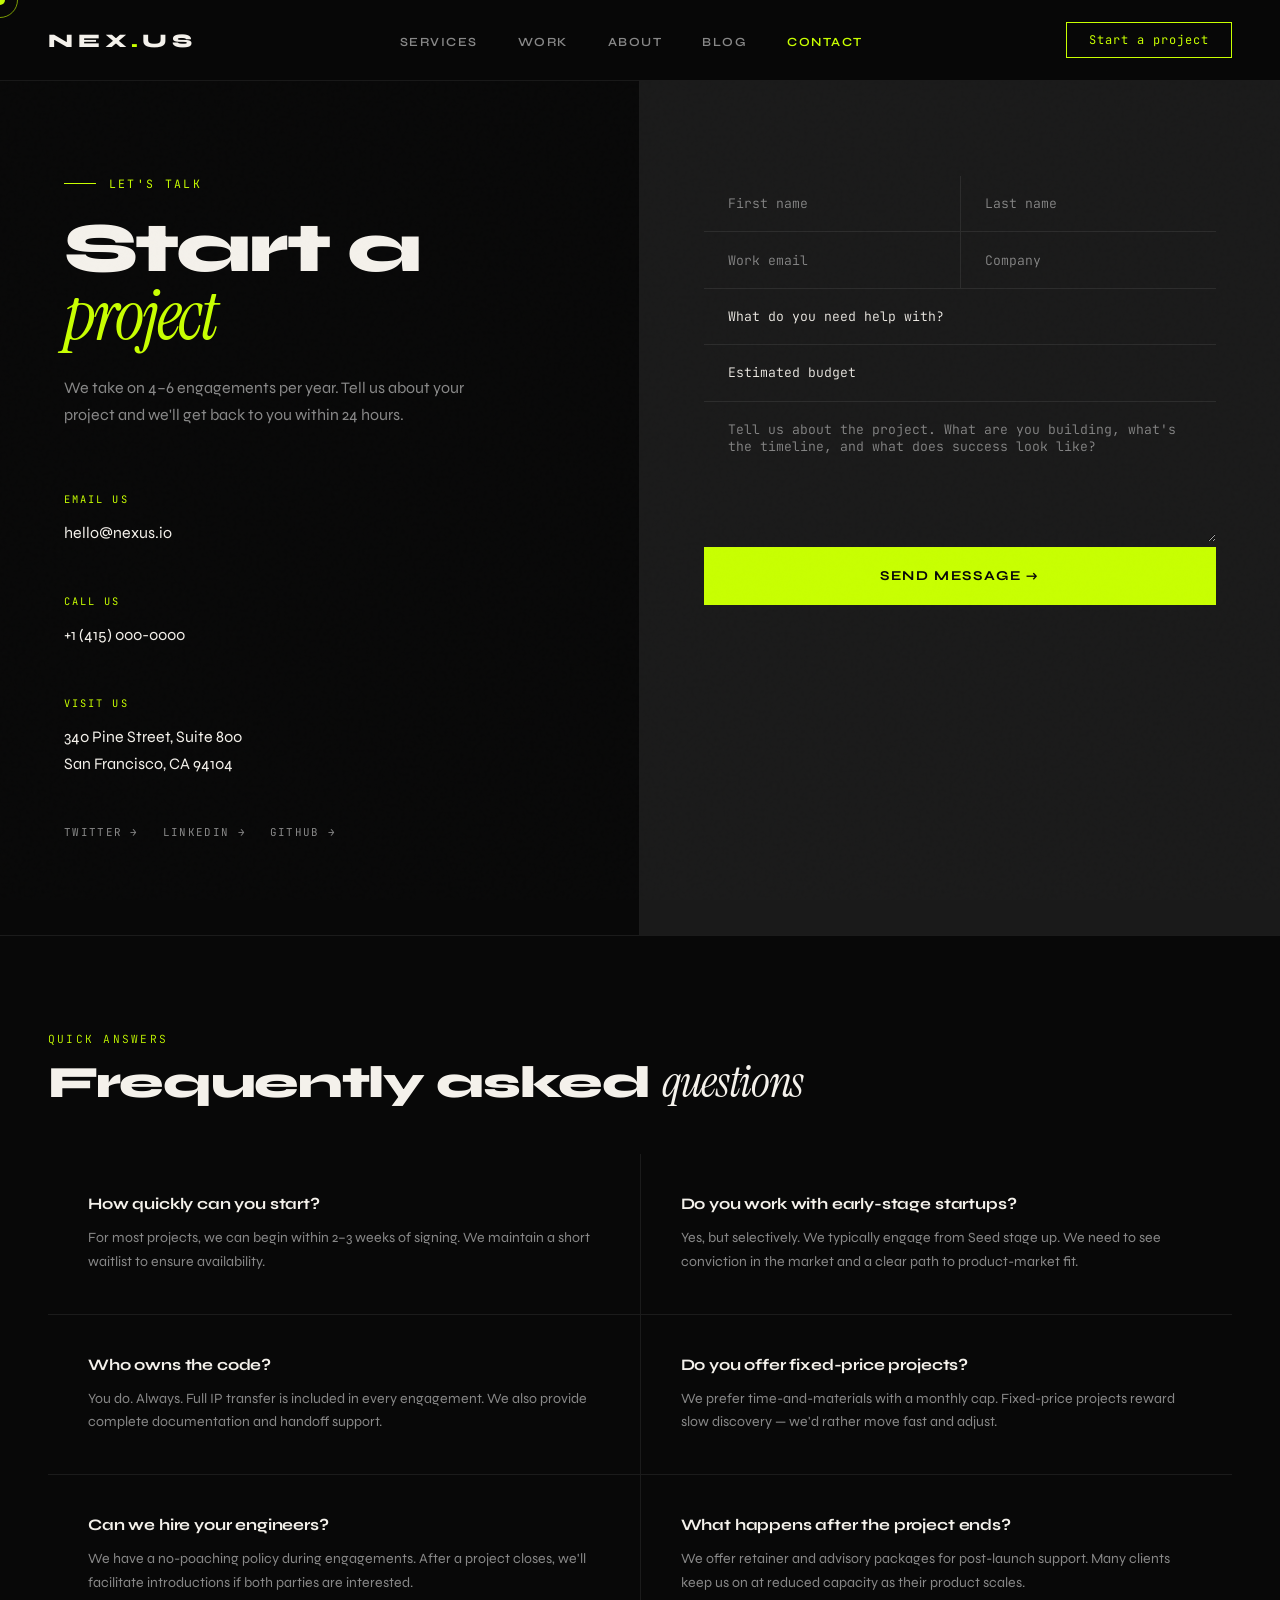
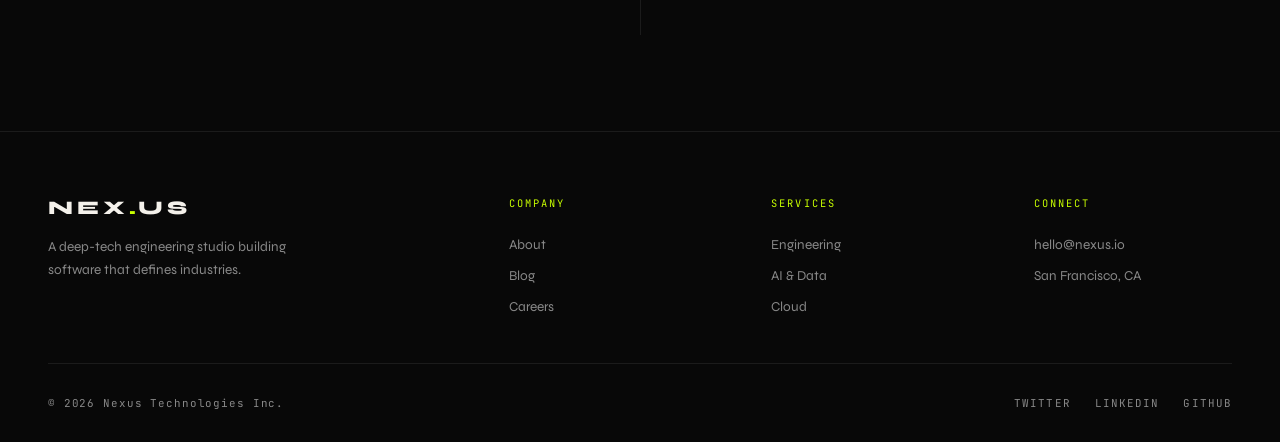
<file: contact.html>
<!DOCTYPE html>
<html lang="en">
<head>
<meta charset="UTF-8"><meta name="viewport" content="width=device-width,initial-scale=1.0">
<title>Contact — NEXUS</title>
<link rel="stylesheet" href="css/style.css">
<style>
.contact-layout { display:grid;grid-template-columns:1fr 1fr;gap:0;min-height:calc(100vh - 80px); }
.contact-left { padding:6rem 4rem;border-right:1px solid var(--border);display:flex;flex-direction:column;justify-content:space-between; }
.contact-right { padding:6rem 4rem;background:var(--dim); }
.contact-info-block { margin-bottom:3rem; }
.contact-info-label { font-family:'JetBrains Mono',monospace;font-size:.65rem;letter-spacing:.2em;text-transform:uppercase;color:var(--acid);margin-bottom:.8rem; }
.contact-info-val { font-size:1rem;line-height:1.7; }
.contact-info-val a { color:var(--white);text-decoration:none;transition:color .2s;cursor:none; }
.contact-info-val a:hover { color:var(--acid); }

.big-title { font-size:clamp(3rem,5.5vw,5rem);font-weight:800;letter-spacing:-.04em;line-height:.95;margin-bottom:1.5rem; }
.big-title em { font-family:'Instrument Serif',serif;font-style:italic;font-weight:400;color:var(--acid); }

.form-grid { display:grid;grid-template-columns:1fr 1fr;gap:1px;background:var(--border);margin-bottom:1px; }
.form-cell { background:var(--dim); }
.form-cell.full { grid-column:span 2; }
.form-cell input, .form-cell textarea, .form-cell select {
  background:var(--dim);border:none;color:var(--white);font-family:'JetBrains Mono',monospace;font-size:.82rem;font-weight:300;padding:1.2rem 1.5rem;outline:none;width:100%;transition:background .2s;
}
.form-cell input::placeholder, .form-cell textarea::placeholder { color:var(--muted); }
.form-cell input:focus, .form-cell textarea:focus, .form-cell select:focus { background:#222; }
.form-cell select { appearance:none;cursor:none; }
.form-cell select option { background:var(--black); }
textarea { resize:vertical;min-height:140px; }
.form-submit { width:100%;background:var(--acid);color:var(--black);border:none;font-family:'Syne',sans-serif;font-size:.85rem;font-weight:700;letter-spacing:.12em;text-transform:uppercase;padding:1.3rem 2rem;cursor:none;transition:opacity .2s,transform .2s; }
.form-submit:hover { opacity:.9;transform:translateY(-1px); }

.faq { padding:6rem 3rem;border-top:1px solid var(--border); }
.faq-items { display:grid;grid-template-columns:1fr 1fr;gap:1px;background:var(--border);margin-top:3rem; }
.faq-item { background:var(--black);padding:2.5rem;cursor:none;transition:background .2s; }
.faq-item:hover { background:var(--dim); }
.faq-q { font-size:1rem;font-weight:700;letter-spacing:-.01em;margin-bottom:.8rem; }
.faq-a { font-size:.88rem;color:var(--muted);line-height:1.7; }

@media(max-width:900px) {
  .contact-layout { grid-template-columns:1fr; }
  .contact-left { border-right:none;border-bottom:1px solid var(--border);padding:4rem 1.5rem; }
  .contact-right { padding:4rem 1.5rem; }
  .form-grid { grid-template-columns:1fr; }
  .form-cell.full { grid-column:span 1; }
  .faq-items { grid-template-columns:1fr; }
}
</style>
</head>
<body>
<div class="cursor" id="cursor"></div>
<div class="cursor-ring" id="cursorRing"></div>

<nav>
  <a href="index.html" class="nav-logo">NEX<span>.</span>US</a>
  <ul class="nav-links">
    <li><a href="services.html">Services</a></li>
    <li><a href="work.html">Work</a></li>
    <li><a href="about.html">About</a></li>
    <li><a href="blog.html">Blog</a></li>
    <li><a href="contact.html">Contact</a></li>
  </ul>
  <a href="contact.html" class="nav-cta">Start a project</a>
</nav>

<div style="height:80px"></div>

<div class="contact-layout">
  <div class="contact-left">
    <div>
      <div class="page-eyebrow reveal" style="padding:0;margin-bottom:1.5rem">Let's talk</div>
      <h1 class="big-title reveal reveal-delay-1">Start a <em>project</em></h1>
      <p class="reveal reveal-delay-2" style="font-size:1rem;color:var(--muted);line-height:1.7;max-width:400px;margin-bottom:4rem">We take on 4–6 engagements per year. Tell us about your project and we'll get back to you within 24 hours.</p>
    </div>
    <div>
      <div class="contact-info-block reveal">
        <div class="contact-info-label">Email us</div>
        <div class="contact-info-val"><a href="mailto:hello@nexus.io">hello@nexus.io</a></div>
      </div>
      <div class="contact-info-block reveal">
        <div class="contact-info-label">Call us</div>
        <div class="contact-info-val"><a href="tel:+14150000000">+1 (415) 000-0000</a></div>
      </div>
      <div class="contact-info-block reveal">
        <div class="contact-info-label">Visit us</div>
        <div class="contact-info-val">340 Pine Street, Suite 800<br>San Francisco, CA 94104</div>
      </div>
      <div class="reveal" style="display:flex;gap:1.5rem;margin-top:1rem">
        <a href="#" style="font-family:'JetBrains Mono',monospace;font-size:.68rem;color:var(--muted);text-decoration:none;letter-spacing:.12em;text-transform:uppercase;transition:color .2s;cursor:none" onmouseenter="this.style.color='#c8ff00'" onmouseleave="this.style.color='#888'">Twitter →</a>
        <a href="#" style="font-family:'JetBrains Mono',monospace;font-size:.68rem;color:var(--muted);text-decoration:none;letter-spacing:.12em;text-transform:uppercase;transition:color .2s;cursor:none" onmouseenter="this.style.color='#c8ff00'" onmouseleave="this.style.color='#888'">LinkedIn →</a>
        <a href="#" style="font-family:'JetBrains Mono',monospace;font-size:.68rem;color:var(--muted);text-decoration:none;letter-spacing:.12em;text-transform:uppercase;transition:color .2s;cursor:none" onmouseenter="this.style.color='#c8ff00'" onmouseleave="this.style.color='#888'">GitHub →</a>
      </div>
    </div>
  </div>

  <div class="contact-right reveal">
    <div id="contactForm">
      <div class="form-grid">
        <div class="form-cell"><input type="text" placeholder="First name"></div>
        <div class="form-cell"><input type="text" placeholder="Last name"></div>
        <div class="form-cell"><input type="email" placeholder="Work email"></div>
        <div class="form-cell"><input type="text" placeholder="Company"></div>
        <div class="form-cell full">
          <select>
            <option value="" disabled selected>What do you need help with?</option>
            <option>Product Engineering</option>
            <option>AI & Data Systems</option>
            <option>Cloud & Platform</option>
            <option>Design Systems</option>
            <option>Security & Compliance</option>
            <option>Growth Engineering</option>
            <option>Not sure yet</option>
          </select>
        </div>
        <div class="form-cell full">
          <select>
            <option value="" disabled selected>Estimated budget</option>
            <option>Under $50K</option>
            <option>$50K – $150K</option>
            <option>$150K – $500K</option>
            <option>$500K+</option>
          </select>
        </div>
        <div class="form-cell full">
          <textarea placeholder="Tell us about the project. What are you building, what's the timeline, and what does success look like?"></textarea>
        </div>
      </div>
      <button class="form-submit" id="submitBtn" onclick="submitForm()">Send message →</button>
    </div>
    <div id="successMsg" style="display:none;text-align:center;padding:4rem 2rem">
      <div style="font-size:3rem;margin-bottom:1.5rem">◆</div>
      <h3 style="font-size:1.8rem;font-weight:800;letter-spacing:-.02em;margin-bottom:1rem">Message sent</h3>
      <p style="color:var(--muted);font-size:.95rem;line-height:1.7">We'll review your project and get back to you within 24 hours. In the meantime, check out our <a href="work.html" style="color:var(--acid);text-decoration:none">recent work</a>.</p>
    </div>
  </div>
</div>

<div class="faq">
  <div class="section-label reveal">Quick answers</div>
  <h2 class="section-title reveal" style="margin-bottom:0">Frequently asked <em>questions</em></h2>
  <div class="faq-items">
    <div class="faq-item reveal"><div class="faq-q">How quickly can you start?</div><p class="faq-a">For most projects, we can begin within 2–3 weeks of signing. We maintain a short waitlist to ensure availability.</p></div>
    <div class="faq-item reveal reveal-delay-1"><div class="faq-q">Do you work with early-stage startups?</div><p class="faq-a">Yes, but selectively. We typically engage from Seed stage up. We need to see conviction in the market and a clear path to product-market fit.</p></div>
    <div class="faq-item reveal"><div class="faq-q">Who owns the code?</div><p class="faq-a">You do. Always. Full IP transfer is included in every engagement. We also provide complete documentation and handoff support.</p></div>
    <div class="faq-item reveal reveal-delay-1"><div class="faq-q">Do you offer fixed-price projects?</div><p class="faq-a">We prefer time-and-materials with a monthly cap. Fixed-price projects reward slow discovery — we'd rather move fast and adjust.</p></div>
    <div class="faq-item reveal"><div class="faq-q">Can we hire your engineers?</div><p class="faq-a">We have a no-poaching policy during engagements. After a project closes, we'll facilitate introductions if both parties are interested.</p></div>
    <div class="faq-item reveal reveal-delay-1"><div class="faq-q">What happens after the project ends?</div><p class="faq-a">We offer retainer and advisory packages for post-launch support. Many clients keep us on at reduced capacity as their product scales.</p></div>
  </div>
</div>

<footer>
  <div class="footer-top">
    <div><div class="footer-brand-name">NEX<span>.</span>US</div><p class="footer-tagline">A deep-tech engineering studio building software that defines industries.</p></div>
    <div><div class="footer-col-title">Company</div><ul class="footer-links"><li><a href="about.html">About</a></li><li><a href="blog.html">Blog</a></li><li><a href="contact.html">Careers</a></li></ul></div>
    <div><div class="footer-col-title">Services</div><ul class="footer-links"><li><a href="services.html">Engineering</a></li><li><a href="services.html">AI & Data</a></li><li><a href="services.html">Cloud</a></li></ul></div>
    <div><div class="footer-col-title">Connect</div><ul class="footer-links"><li><a href="contact.html">hello@nexus.io</a></li><li><a href="#">San Francisco, CA</a></li></ul></div>
  </div>
  <div class="footer-bottom">
    <div class="footer-copy">© 2026 Nexus Technologies Inc.</div>
    <div class="footer-socials"><a href="#">Twitter</a><a href="#">LinkedIn</a><a href="#">GitHub</a></div>
  </div>
</footer>
<script src="js/main.js"></script>
<script>
function submitForm() {
  document.getElementById('contactForm').style.display = 'none';
  document.getElementById('successMsg').style.display = 'block';
}
</script>
</body>
</html>
</file>
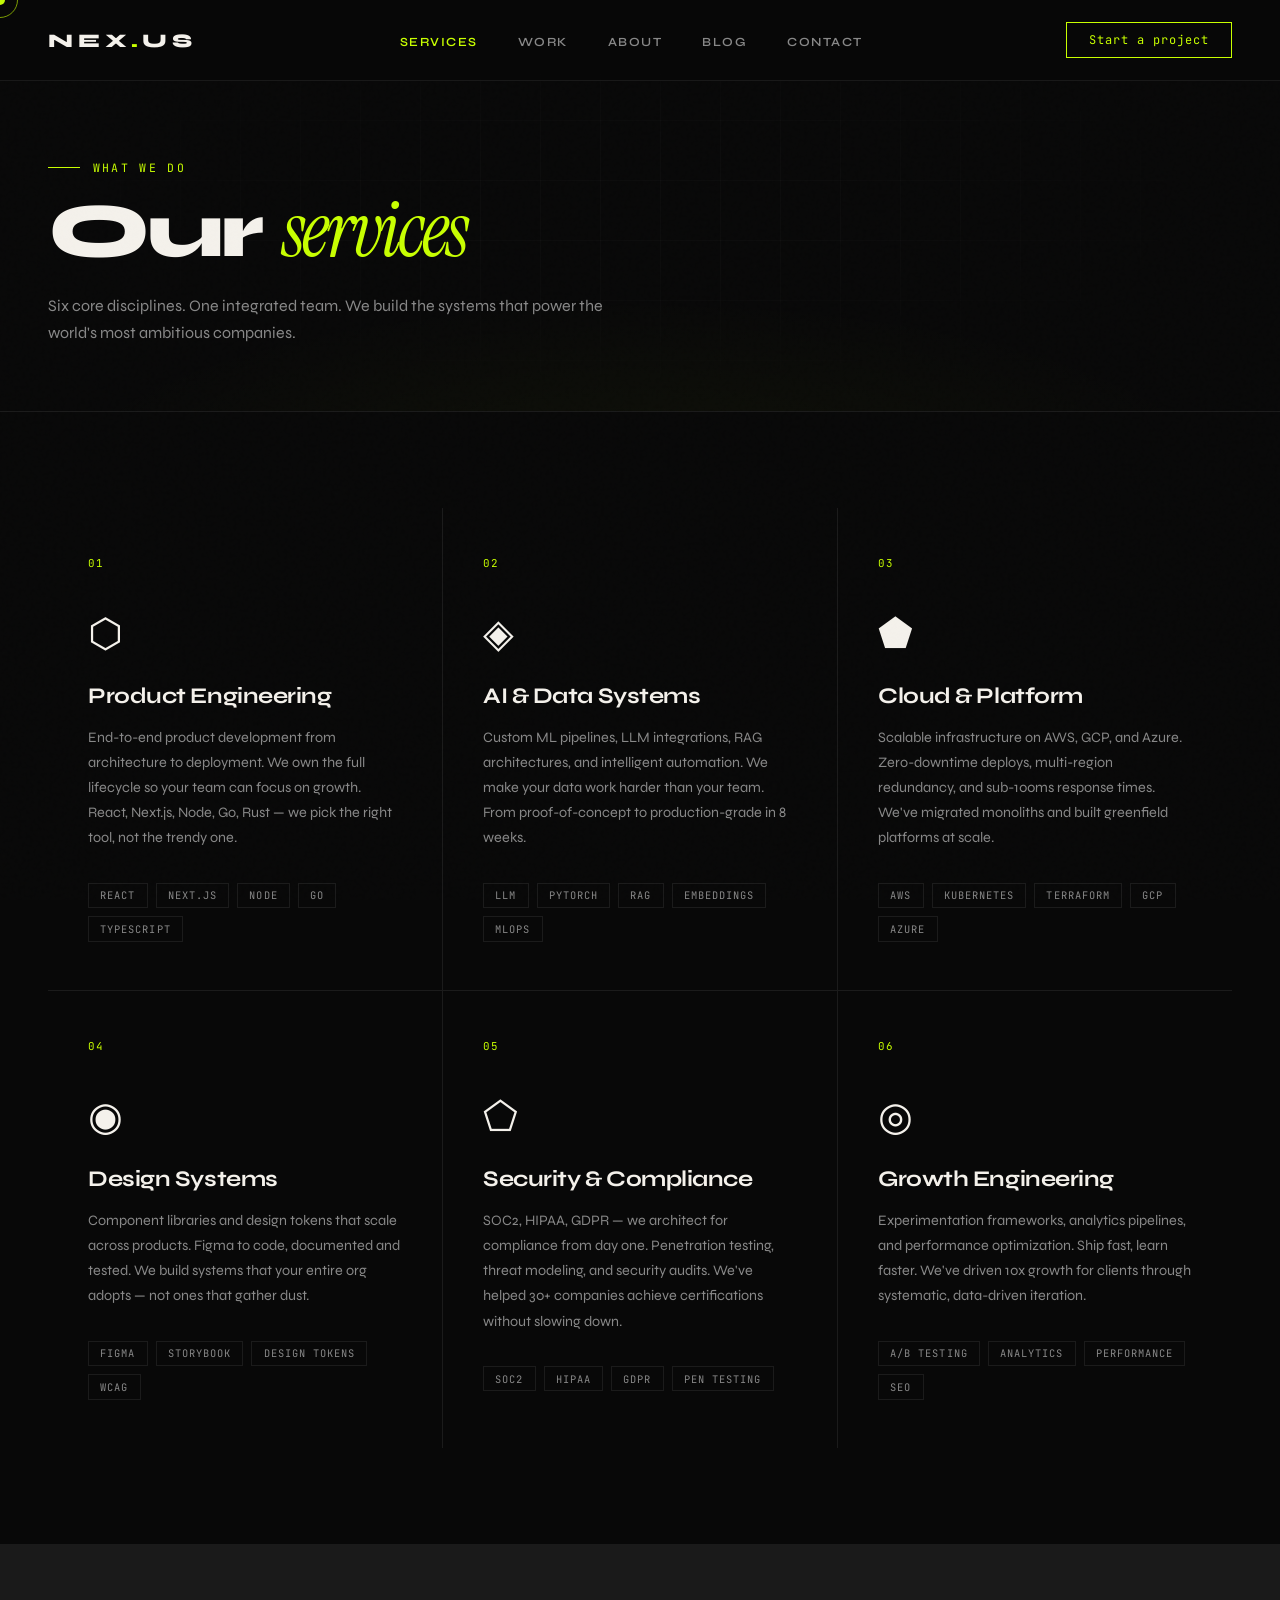
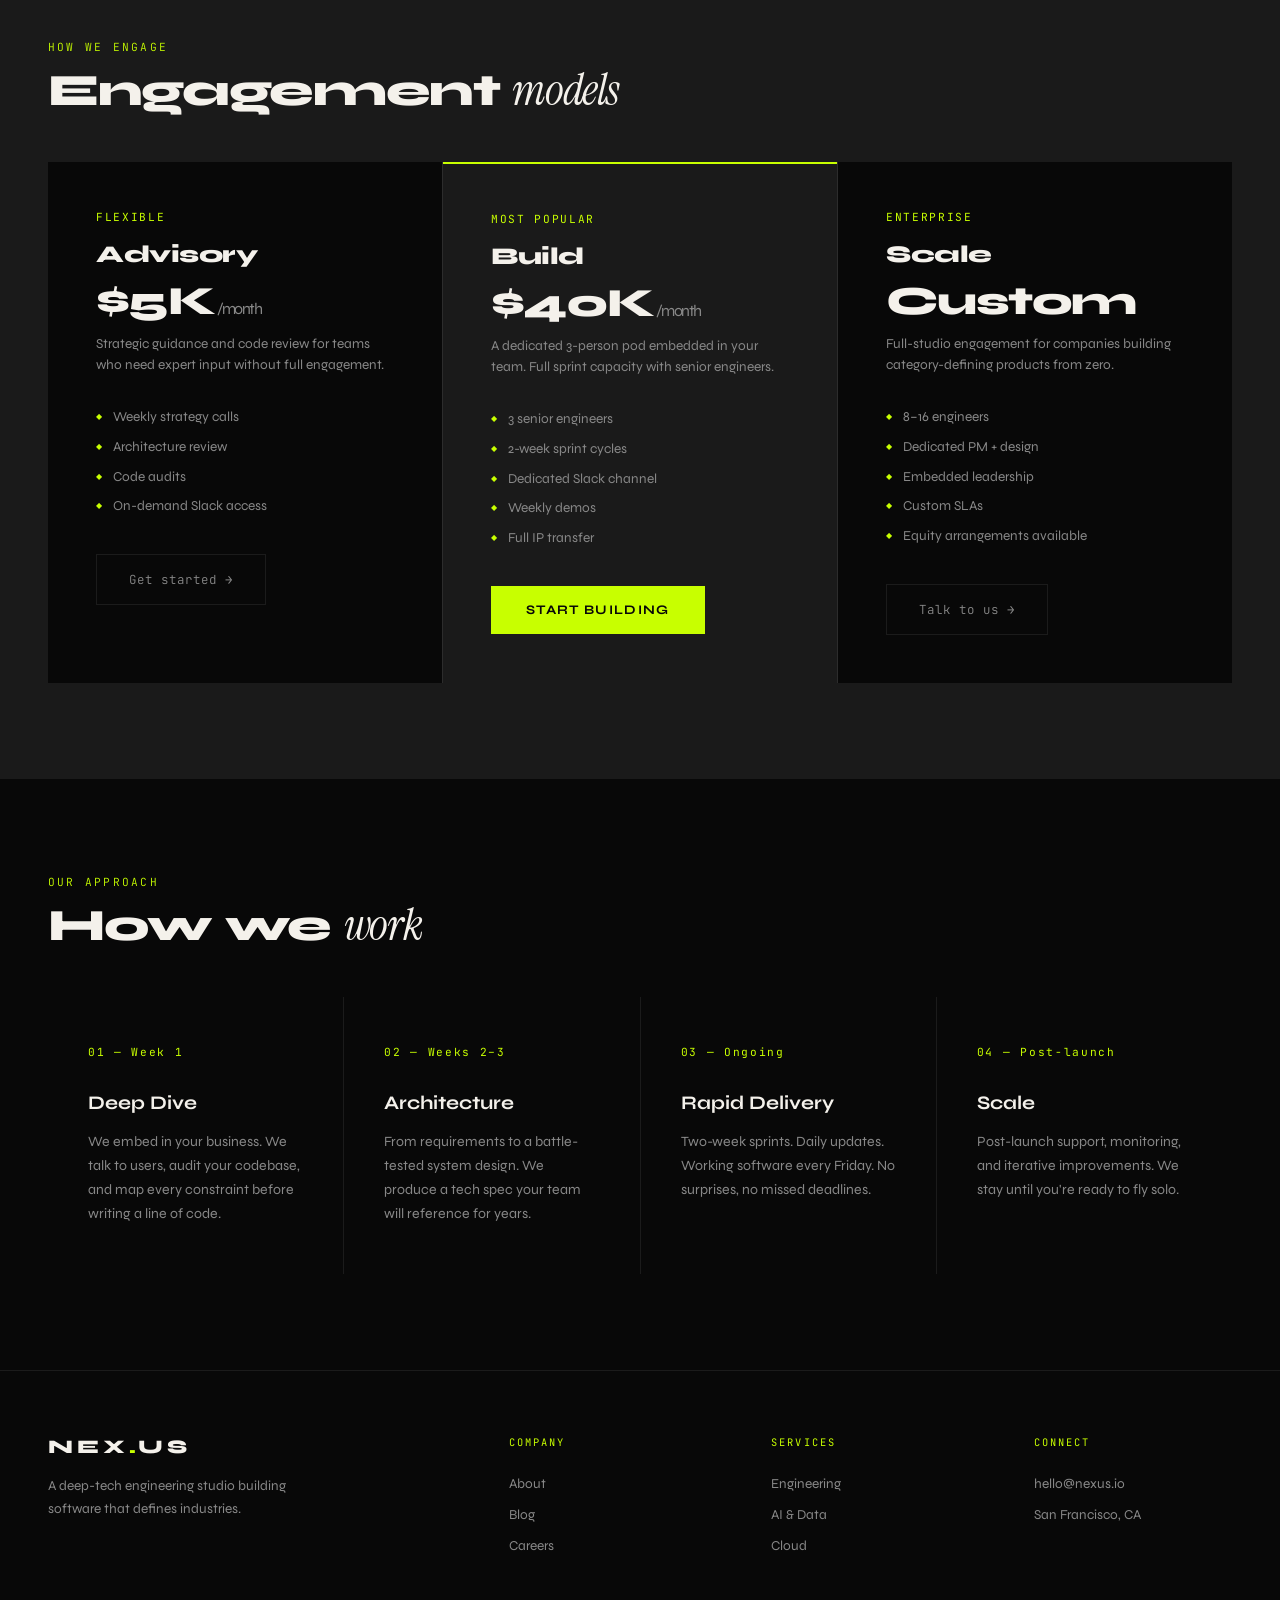
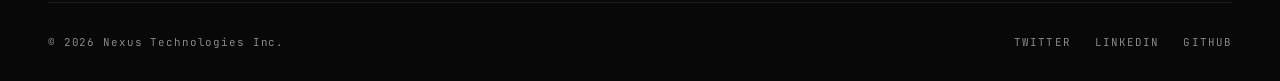
<file: services.html>
<!DOCTYPE html>
<html lang="en">
<head>
<meta charset="UTF-8"><meta name="viewport" content="width=device-width,initial-scale=1.0">
<title>Services — NEXUS</title>
<link rel="stylesheet" href="css/style.css">
<style>
.services-full { display:grid;grid-template-columns:repeat(3,1fr);gap:1px;background:var(--border); }
.service-card { background:var(--black);padding:3rem 2.5rem;position:relative;overflow:hidden;cursor:none;transition:background .3s; }
.service-card::after { content:'';position:absolute;bottom:0;left:0;right:0;height:2px;background:var(--acid);transform:scaleX(0);transform-origin:left;transition:transform .3s; }
.service-card:hover { background:var(--dim); }
.service-card:hover::after { transform:scaleX(1); }
.service-num { font-family:'JetBrains Mono',monospace;font-size:.68rem;color:var(--acid);letter-spacing:.12em;margin-bottom:2.5rem; }
.service-icon { font-size:2.5rem;margin-bottom:1.5rem; }
.service-name { font-size:1.4rem;font-weight:700;letter-spacing:-.02em;margin-bottom:1rem; }
.service-desc { font-size:.9rem;line-height:1.75;color:var(--muted);margin-bottom:2rem; }
.service-tags { display:flex;flex-wrap:wrap;gap:.5rem; }
.tag { font-family:'JetBrains Mono',monospace;font-size:.65rem;letter-spacing:.1em;text-transform:uppercase;color:var(--muted);border:1px solid var(--border);padding:.3rem .7rem; }
.service-card:hover .tag { border-color:rgba(200,255,0,.2);color:var(--acid); }

.process-grid { display:grid;grid-template-columns:repeat(4,1fr);gap:1px;background:var(--border); }
.process-card { background:var(--black);padding:3rem 2.5rem; }
.process-num { font-family:'JetBrains Mono',monospace;font-size:.7rem;color:var(--acid);letter-spacing:.15em;margin-bottom:2rem; }
.process-title { font-size:1.2rem;font-weight:700;margin-bottom:1rem; }
.process-desc { font-size:.88rem;line-height:1.7;color:var(--muted); }

.pricing-grid { display:grid;grid-template-columns:repeat(3,1fr);gap:1px;background:var(--border); }
.pricing-card { background:var(--black);padding:3rem; }
.pricing-card.featured { background:var(--dim);border-top:2px solid var(--acid); }
.pricing-type { font-family:'JetBrains Mono',monospace;font-size:.7rem;color:var(--acid);letter-spacing:.15em;text-transform:uppercase;margin-bottom:1rem; }
.pricing-name { font-size:1.5rem;font-weight:800;letter-spacing:-.02em;margin-bottom:.5rem; }
.pricing-price { font-size:2.5rem;font-weight:800;letter-spacing:-.04em;margin-bottom:.5rem; }
.pricing-price span { font-size:1rem;color:var(--muted);font-weight:400; }
.pricing-desc { font-size:.85rem;color:var(--muted);line-height:1.6;margin-bottom:2rem; }
.pricing-features { list-style:none;display:flex;flex-direction:column;gap:.8rem;margin-bottom:2.5rem; }
.pricing-features li { font-size:.85rem;color:var(--muted);display:flex;align-items:center;gap:.7rem; }
.pricing-features li::before { content:'◆';font-size:.5rem;color:var(--acid);flex-shrink:0; }

@media(max-width:900px) {
  .services-full,.process-grid,.pricing-grid { grid-template-columns:1fr; }
}
</style>
</head>
<body>
<div class="cursor" id="cursor"></div>
<div class="cursor-ring" id="cursorRing"></div>

<nav>
  <a href="index.html" class="nav-logo">NEX<span>.</span>US</a>
  <ul class="nav-links">
    <li><a href="services.html">Services</a></li>
    <li><a href="work.html">Work</a></li>
    <li><a href="about.html">About</a></li>
    <li><a href="blog.html">Blog</a></li>
    <li><a href="contact.html">Contact</a></li>
  </ul>
  <a href="contact.html" class="nav-cta">Start a project</a>
</nav>

<div class="page-hero">
  <div class="page-hero-bg"></div><div class="page-hero-grid"></div>
  <div class="page-eyebrow reveal">What we do</div>
  <h1 class="page-title reveal reveal-delay-1">Our <em>services</em></h1>
  <p class="page-subtitle reveal reveal-delay-2">Six core disciplines. One integrated team. We build the systems that power the world's most ambitious companies.</p>
</div>

<section class="section">
  <div class="services-full">
    <div class="service-card reveal"><div class="service-num">01</div><div class="service-icon">⬡</div><div class="service-name">Product Engineering</div><p class="service-desc">End-to-end product development from architecture to deployment. We own the full lifecycle so your team can focus on growth. React, Next.js, Node, Go, Rust — we pick the right tool, not the trendy one.</p><div class="service-tags"><span class="tag">React</span><span class="tag">Next.js</span><span class="tag">Node</span><span class="tag">Go</span><span class="tag">TypeScript</span></div></div>
    <div class="service-card reveal reveal-delay-1"><div class="service-num">02</div><div class="service-icon">◈</div><div class="service-name">AI & Data Systems</div><p class="service-desc">Custom ML pipelines, LLM integrations, RAG architectures, and intelligent automation. We make your data work harder than your team. From proof-of-concept to production-grade in 8 weeks.</p><div class="service-tags"><span class="tag">LLM</span><span class="tag">PyTorch</span><span class="tag">RAG</span><span class="tag">Embeddings</span><span class="tag">MLOps</span></div></div>
    <div class="service-card reveal reveal-delay-2"><div class="service-num">03</div><div class="service-icon">⬟</div><div class="service-name">Cloud & Platform</div><p class="service-desc">Scalable infrastructure on AWS, GCP, and Azure. Zero-downtime deploys, multi-region redundancy, and sub-100ms response times. We've migrated monoliths and built greenfield platforms at scale.</p><div class="service-tags"><span class="tag">AWS</span><span class="tag">Kubernetes</span><span class="tag">Terraform</span><span class="tag">GCP</span><span class="tag">Azure</span></div></div>
    <div class="service-card reveal"><div class="service-num">04</div><div class="service-icon">◉</div><div class="service-name">Design Systems</div><p class="service-desc">Component libraries and design tokens that scale across products. Figma to code, documented and tested. We build systems that your entire org adopts — not ones that gather dust.</p><div class="service-tags"><span class="tag">Figma</span><span class="tag">Storybook</span><span class="tag">Design Tokens</span><span class="tag">WCAG</span></div></div>
    <div class="service-card reveal reveal-delay-1"><div class="service-num">05</div><div class="service-icon">⬠</div><div class="service-name">Security & Compliance</div><p class="service-desc">SOC2, HIPAA, GDPR — we architect for compliance from day one. Penetration testing, threat modeling, and security audits. We've helped 30+ companies achieve certifications without slowing down.</p><div class="service-tags"><span class="tag">SOC2</span><span class="tag">HIPAA</span><span class="tag">GDPR</span><span class="tag">Pen Testing</span></div></div>
    <div class="service-card reveal reveal-delay-2"><div class="service-num">06</div><div class="service-icon">◎</div><div class="service-name">Growth Engineering</div><p class="service-desc">Experimentation frameworks, analytics pipelines, and performance optimization. Ship fast, learn faster. We've driven 10x growth for clients through systematic, data-driven iteration.</p><div class="service-tags"><span class="tag">A/B Testing</span><span class="tag">Analytics</span><span class="tag">Performance</span><span class="tag">SEO</span></div></div>
  </div>
</section>

<section class="section" style="background:var(--dim)">
  <div class="section-label reveal">How we engage</div>
  <h2 class="section-title reveal">Engagement <em>models</em></h2>
  <div class="pricing-grid">
    <div class="pricing-card reveal">
      <div class="pricing-type">Flexible</div>
      <div class="pricing-name">Advisory</div>
      <div class="pricing-price">$5K<span> /month</span></div>
      <p class="pricing-desc">Strategic guidance and code review for teams who need expert input without full engagement.</p>
      <ul class="pricing-features">
        <li>Weekly strategy calls</li>
        <li>Architecture review</li>
        <li>Code audits</li>
        <li>On-demand Slack access</li>
      </ul>
      <a href="contact.html" class="btn-ghost" style="display:inline-flex">Get started →</a>
    </div>
    <div class="pricing-card featured reveal reveal-delay-1">
      <div class="pricing-type">Most popular</div>
      <div class="pricing-name">Build</div>
      <div class="pricing-price">$40K<span> /month</span></div>
      <p class="pricing-desc">A dedicated 3-person pod embedded in your team. Full sprint capacity with senior engineers.</p>
      <ul class="pricing-features">
        <li>3 senior engineers</li>
        <li>2-week sprint cycles</li>
        <li>Dedicated Slack channel</li>
        <li>Weekly demos</li>
        <li>Full IP transfer</li>
      </ul>
      <a href="contact.html" class="btn-primary" style="display:inline-block">Start building</a>
    </div>
    <div class="pricing-card reveal reveal-delay-2">
      <div class="pricing-type">Enterprise</div>
      <div class="pricing-name">Scale</div>
      <div class="pricing-price">Custom</div>
      <p class="pricing-desc">Full-studio engagement for companies building category-defining products from zero.</p>
      <ul class="pricing-features">
        <li>8–16 engineers</li>
        <li>Dedicated PM + design</li>
        <li>Embedded leadership</li>
        <li>Custom SLAs</li>
        <li>Equity arrangements available</li>
      </ul>
      <a href="contact.html" class="btn-ghost" style="display:inline-flex">Talk to us →</a>
    </div>
  </div>
</section>

<section class="section">
  <div class="section-label reveal">Our approach</div>
  <h2 class="section-title reveal">How we <em>work</em></h2>
  <div class="process-grid">
    <div class="process-card reveal"><div class="process-num">01 — Week 1</div><div class="process-title">Deep Dive</div><p class="process-desc">We embed in your business. We talk to users, audit your codebase, and map every constraint before writing a line of code.</p></div>
    <div class="process-card reveal reveal-delay-1"><div class="process-num">02 — Weeks 2–3</div><div class="process-title">Architecture</div><p class="process-desc">From requirements to a battle-tested system design. We produce a tech spec your team will reference for years.</p></div>
    <div class="process-card reveal reveal-delay-2"><div class="process-num">03 — Ongoing</div><div class="process-title">Rapid Delivery</div><p class="process-desc">Two-week sprints. Daily updates. Working software every Friday. No surprises, no missed deadlines.</p></div>
    <div class="process-card reveal reveal-delay-3"><div class="process-num">04 — Post-launch</div><div class="process-title">Scale</div><p class="process-desc">Post-launch support, monitoring, and iterative improvements. We stay until you're ready to fly solo.</p></div>
  </div>
</section>

<footer>
  <div class="footer-top">
    <div><div class="footer-brand-name">NEX<span>.</span>US</div><p class="footer-tagline">A deep-tech engineering studio building software that defines industries.</p></div>
    <div><div class="footer-col-title">Company</div><ul class="footer-links"><li><a href="about.html">About</a></li><li><a href="blog.html">Blog</a></li><li><a href="contact.html">Careers</a></li></ul></div>
    <div><div class="footer-col-title">Services</div><ul class="footer-links"><li><a href="services.html">Engineering</a></li><li><a href="services.html">AI & Data</a></li><li><a href="services.html">Cloud</a></li></ul></div>
    <div><div class="footer-col-title">Connect</div><ul class="footer-links"><li><a href="contact.html">hello@nexus.io</a></li><li><a href="#">San Francisco, CA</a></li></ul></div>
  </div>
  <div class="footer-bottom">
    <div class="footer-copy">© 2026 Nexus Technologies Inc.</div>
    <div class="footer-socials"><a href="#">Twitter</a><a href="#">LinkedIn</a><a href="#">GitHub</a></div>
  </div>
</footer>
<script src="js/main.js"></script>
</body>
</html>
</file>
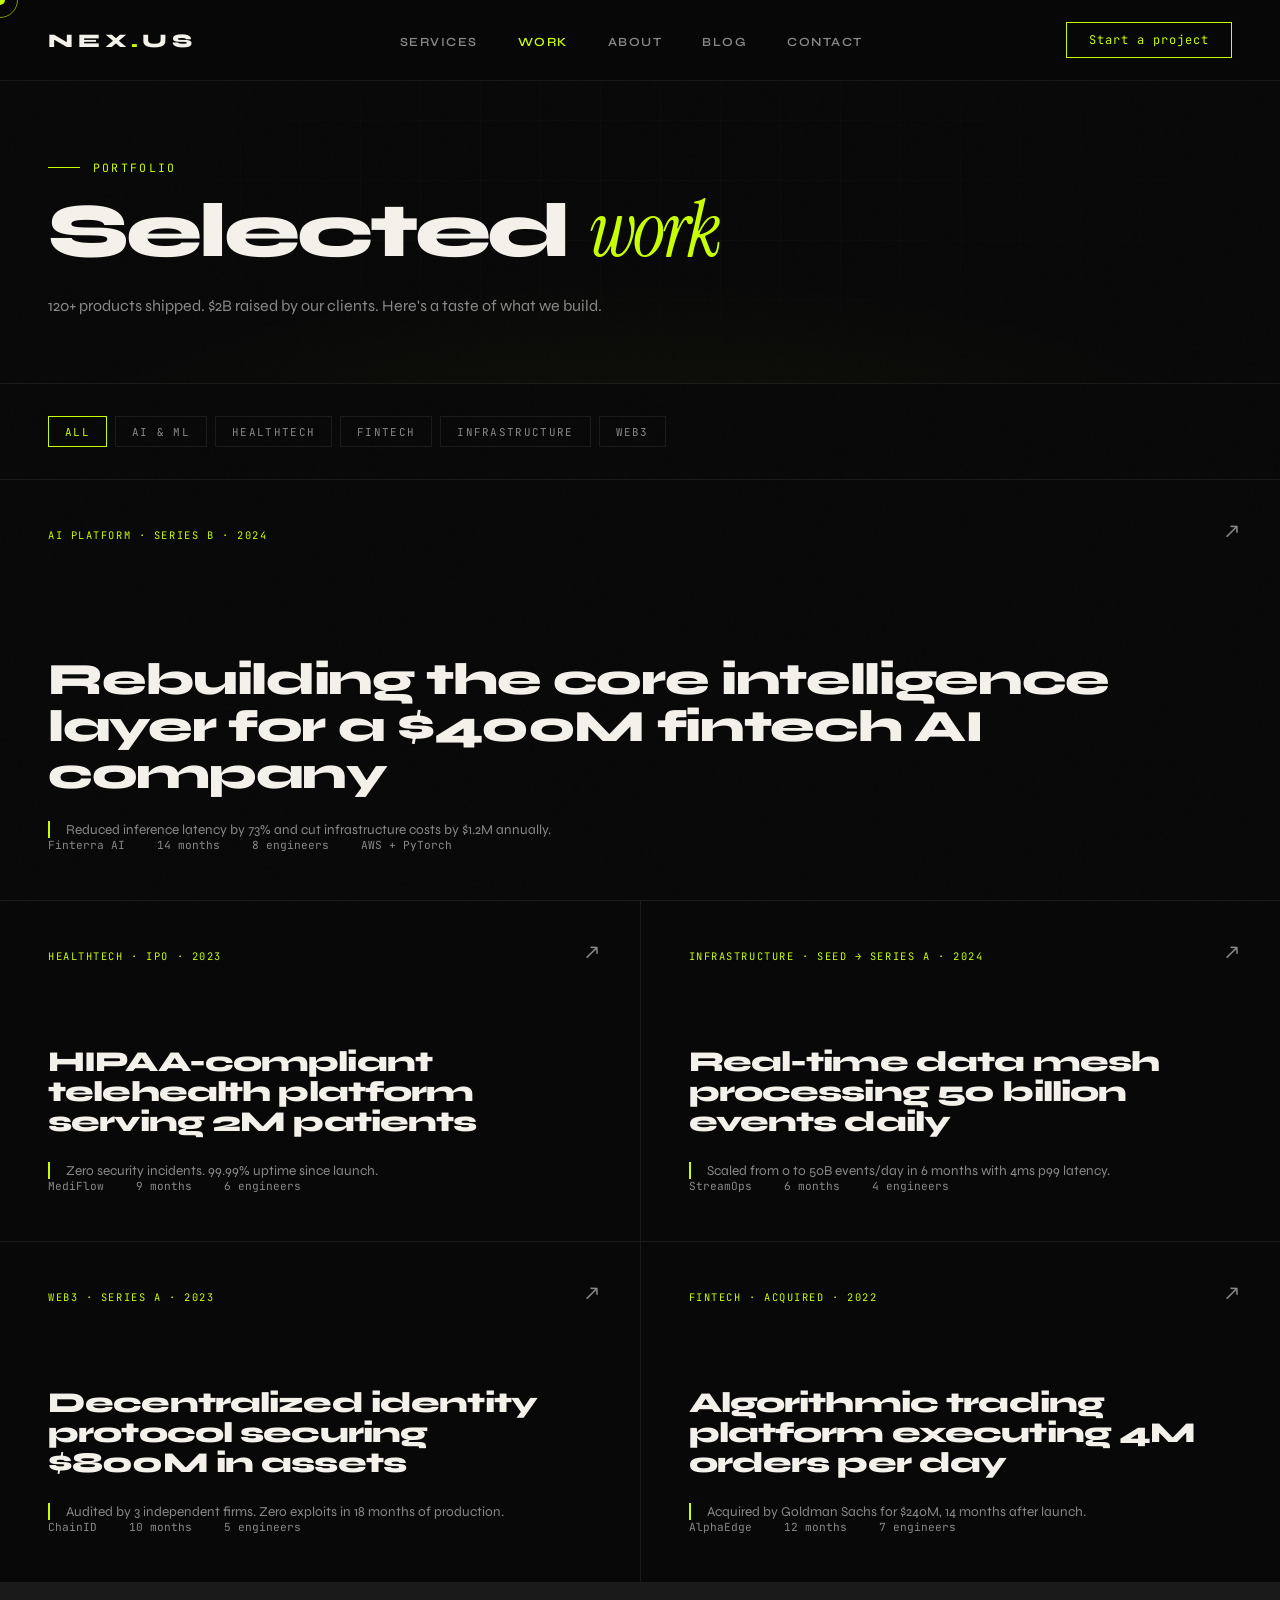
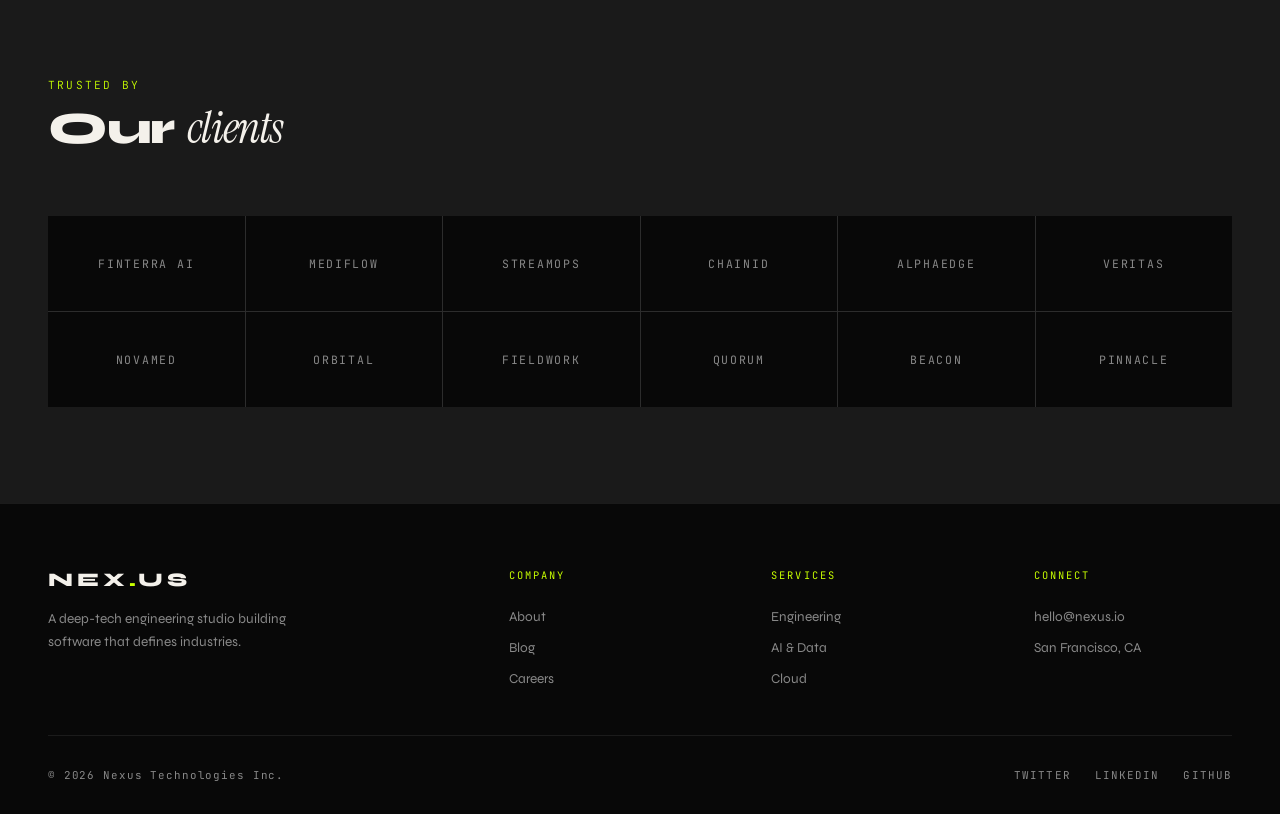
<file: work.html>
<!DOCTYPE html>
<html lang="en">
<head>
<meta charset="UTF-8"><meta name="viewport" content="width=device-width,initial-scale=1.0">
<title>Work — NEXUS</title>
<link rel="stylesheet" href="css/style.css">
<style>
.filter-bar { display:flex;gap:.5rem;padding:2rem 3rem;border-bottom:1px solid var(--border);flex-wrap:wrap; }
.filter-btn { font-family:'JetBrains Mono',monospace;font-size:.68rem;letter-spacing:.12em;text-transform:uppercase;padding:.45rem 1rem;border:1px solid var(--border);color:var(--muted);background:transparent;cursor:none;transition:all .2s; }
.filter-btn:hover,.filter-btn.active { border-color:var(--acid);color:var(--acid); }
.work-full { display:grid;grid-template-columns:1fr 1fr;gap:1px;background:var(--border); }
.case-card { background:var(--black);position:relative;overflow:hidden;cursor:none;transition:background .3s;min-height:340px;display:flex;flex-direction:column;justify-content:space-between;padding:3rem; }
.case-card:first-child { grid-column:span 2;min-height:420px; }
.case-card::after { content:'';position:absolute;bottom:0;left:0;right:0;height:2px;background:var(--acid);transform:scaleX(0);transform-origin:left;transition:transform .4s; }
.case-card:hover { background:var(--dim); }
.case-card:hover::after { transform:scaleX(1); }
.case-bg { position:absolute;inset:0;opacity:0;transition:opacity .4s;pointer-events:none; }
.case-card:hover .case-bg { opacity:1; }
.case-tag { font-family:'JetBrains Mono',monospace;font-size:.65rem;letter-spacing:.15em;text-transform:uppercase;color:var(--acid);margin-bottom:auto; }
.case-title { font-size:1.8rem;font-weight:800;letter-spacing:-.03em;line-height:1.05;margin-bottom:1rem;position:relative;z-index:1; }
.case-card:first-child .case-title { font-size:2.8rem; }
.case-meta { font-family:'JetBrains Mono',monospace;font-size:.7rem;color:var(--muted);position:relative;z-index:1;display:flex;gap:2rem;flex-wrap:wrap; }
.case-arrow { position:absolute;top:2.5rem;right:2.5rem;font-size:1.3rem;color:var(--muted);transition:color .2s,transform .2s;z-index:1; }
.case-card:hover .case-arrow { color:var(--acid);transform:translate(4px,-4px); }
.case-result { font-size:.85rem;color:var(--muted);border-left:2px solid var(--acid);padding-left:1rem;margin-top:1.5rem;position:relative;z-index:1; }

.clients-section { padding:6rem 3rem;background:var(--dim); }
.clients-grid { display:grid;grid-template-columns:repeat(6,1fr);gap:1px;background:var(--border);margin-top:4rem; }
.client-cell { background:var(--black);padding:2.5rem;display:flex;align-items:center;justify-content:center;transition:background .2s;cursor:none; }
.client-cell:hover { background:var(--dim); }
.client-name { font-family:'JetBrains Mono',monospace;font-size:.72rem;letter-spacing:.15em;text-transform:uppercase;color:var(--muted); }
.client-cell:hover .client-name { color:var(--white); }

@media(max-width:900px) {
  .work-full,.clients-grid { grid-template-columns:1fr; }
  .case-card:first-child { grid-column:unset; }
  .filter-bar { padding:1.5rem; }
}
</style>
</head>
<body>
<div class="cursor" id="cursor"></div>
<div class="cursor-ring" id="cursorRing"></div>

<nav>
  <a href="index.html" class="nav-logo">NEX<span>.</span>US</a>
  <ul class="nav-links">
    <li><a href="services.html">Services</a></li>
    <li><a href="work.html">Work</a></li>
    <li><a href="about.html">About</a></li>
    <li><a href="blog.html">Blog</a></li>
    <li><a href="contact.html">Contact</a></li>
  </ul>
  <a href="contact.html" class="nav-cta">Start a project</a>
</nav>

<div class="page-hero">
  <div class="page-hero-bg"></div><div class="page-hero-grid"></div>
  <div class="page-eyebrow reveal">Portfolio</div>
  <h1 class="page-title reveal reveal-delay-1">Selected <em>work</em></h1>
  <p class="page-subtitle reveal reveal-delay-2">120+ products shipped. $2B raised by our clients. Here's a taste of what we build.</p>
</div>

<div class="filter-bar">
  <button class="filter-btn active">All</button>
  <button class="filter-btn">AI & ML</button>
  <button class="filter-btn">HealthTech</button>
  <button class="filter-btn">FinTech</button>
  <button class="filter-btn">Infrastructure</button>
  <button class="filter-btn">Web3</button>
</div>

<div class="work-full">
  <div class="case-card reveal">
    <div class="case-bg" style="background:radial-gradient(circle at 20% 80%,rgba(200,255,0,.07),transparent 60%)"></div>
    <div class="case-tag">AI Platform · Series B · 2024</div>
    <div>
      <div class="case-title">Rebuilding the core intelligence layer for a $400M fintech AI company</div>
      <p class="case-result">Reduced inference latency by 73% and cut infrastructure costs by $1.2M annually.</p>
      <div class="case-meta"><span>Finterra AI</span><span>14 months</span><span>8 engineers</span><span>AWS + PyTorch</span></div>
    </div>
    <div class="case-arrow">↗</div>
  </div>

  <div class="case-card reveal">
    <div class="case-bg" style="background:radial-gradient(circle at 80% 20%,rgba(100,200,255,.06),transparent 60%)"></div>
    <div class="case-tag">HealthTech · IPO · 2023</div>
    <div>
      <div class="case-title">HIPAA-compliant telehealth platform serving 2M patients</div>
      <p class="case-result">Zero security incidents. 99.99% uptime since launch.</p>
      <div class="case-meta"><span>MediFlow</span><span>9 months</span><span>6 engineers</span></div>
    </div>
    <div class="case-arrow">↗</div>
  </div>

  <div class="case-card reveal reveal-delay-1">
    <div class="case-bg" style="background:radial-gradient(circle at 50% 50%,rgba(255,100,200,.06),transparent 60%)"></div>
    <div class="case-tag">Infrastructure · Seed → Series A · 2024</div>
    <div>
      <div class="case-title">Real-time data mesh processing 50 billion events daily</div>
      <p class="case-result">Scaled from 0 to 50B events/day in 6 months with 4ms p99 latency.</p>
      <div class="case-meta"><span>StreamOps</span><span>6 months</span><span>4 engineers</span></div>
    </div>
    <div class="case-arrow">↗</div>
  </div>

  <div class="case-card reveal">
    <div class="case-bg" style="background:radial-gradient(circle at 30% 70%,rgba(255,200,100,.06),transparent 60%)"></div>
    <div class="case-tag">Web3 · Series A · 2023</div>
    <div>
      <div class="case-title">Decentralized identity protocol securing $800M in assets</div>
      <p class="case-result">Audited by 3 independent firms. Zero exploits in 18 months of production.</p>
      <div class="case-meta"><span>ChainID</span><span>10 months</span><span>5 engineers</span></div>
    </div>
    <div class="case-arrow">↗</div>
  </div>

  <div class="case-card reveal reveal-delay-1">
    <div class="case-bg" style="background:radial-gradient(circle at 70% 60%,rgba(100,255,200,.06),transparent 60%)"></div>
    <div class="case-tag">FinTech · Acquired · 2022</div>
    <div>
      <div class="case-title">Algorithmic trading platform executing 4M orders per day</div>
      <p class="case-result">Acquired by Goldman Sachs for $240M, 14 months after launch.</p>
      <div class="case-meta"><span>AlphaEdge</span><span>12 months</span><span>7 engineers</span></div>
    </div>
    <div class="case-arrow">↗</div>
  </div>
</div>

<div class="clients-section">
  <div class="section-label reveal">Trusted by</div>
  <h2 class="section-title reveal">Our <em>clients</em></h2>
  <div class="clients-grid">
    <div class="client-cell reveal"><div class="client-name">Finterra AI</div></div>
    <div class="client-cell reveal reveal-delay-1"><div class="client-name">MediFlow</div></div>
    <div class="client-cell reveal reveal-delay-2"><div class="client-name">StreamOps</div></div>
    <div class="client-cell reveal reveal-delay-3"><div class="client-name">ChainID</div></div>
    <div class="client-cell reveal"><div class="client-name">AlphaEdge</div></div>
    <div class="client-cell reveal reveal-delay-1"><div class="client-name">Veritas</div></div>
    <div class="client-cell reveal reveal-delay-2"><div class="client-name">NovaMed</div></div>
    <div class="client-cell reveal reveal-delay-3"><div class="client-name">Orbital</div></div>
    <div class="client-cell reveal"><div class="client-name">Fieldwork</div></div>
    <div class="client-cell reveal reveal-delay-1"><div class="client-name">Quorum</div></div>
    <div class="client-cell reveal reveal-delay-2"><div class="client-name">Beacon</div></div>
    <div class="client-cell reveal reveal-delay-3"><div class="client-name">Pinnacle</div></div>
  </div>
</div>

<footer>
  <div class="footer-top">
    <div><div class="footer-brand-name">NEX<span>.</span>US</div><p class="footer-tagline">A deep-tech engineering studio building software that defines industries.</p></div>
    <div><div class="footer-col-title">Company</div><ul class="footer-links"><li><a href="about.html">About</a></li><li><a href="blog.html">Blog</a></li><li><a href="contact.html">Careers</a></li></ul></div>
    <div><div class="footer-col-title">Services</div><ul class="footer-links"><li><a href="services.html">Engineering</a></li><li><a href="services.html">AI & Data</a></li><li><a href="services.html">Cloud</a></li></ul></div>
    <div><div class="footer-col-title">Connect</div><ul class="footer-links"><li><a href="contact.html">hello@nexus.io</a></li><li><a href="#">San Francisco, CA</a></li></ul></div>
  </div>
  <div class="footer-bottom">
    <div class="footer-copy">© 2026 Nexus Technologies Inc.</div>
    <div class="footer-socials"><a href="#">Twitter</a><a href="#">LinkedIn</a><a href="#">GitHub</a></div>
  </div>
</footer>
<script src="js/main.js"></script>
<script>
document.querySelectorAll('.filter-btn').forEach(btn => {
  btn.addEventListener('click', () => {
    document.querySelectorAll('.filter-btn').forEach(b => b.classList.remove('active'));
    btn.classList.add('active');
  });
});
</script>
</body>
</html>
</file>
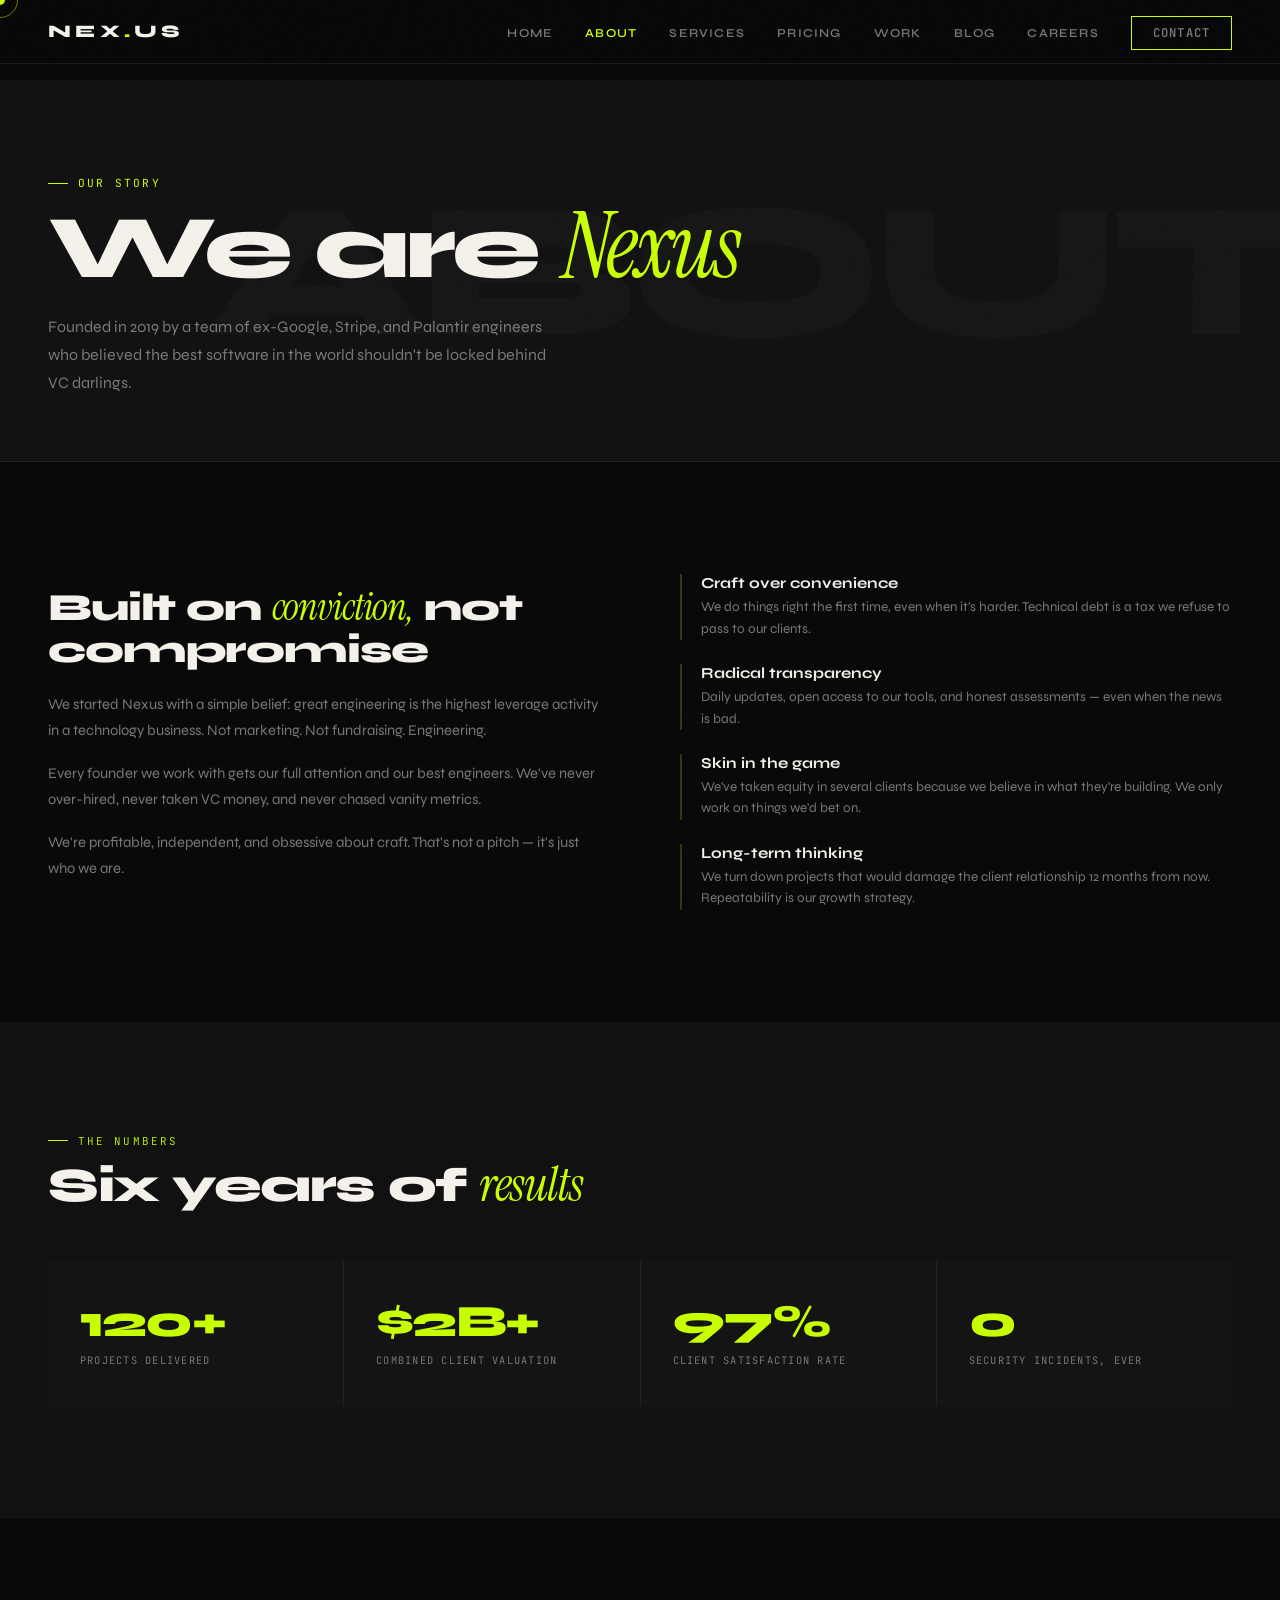
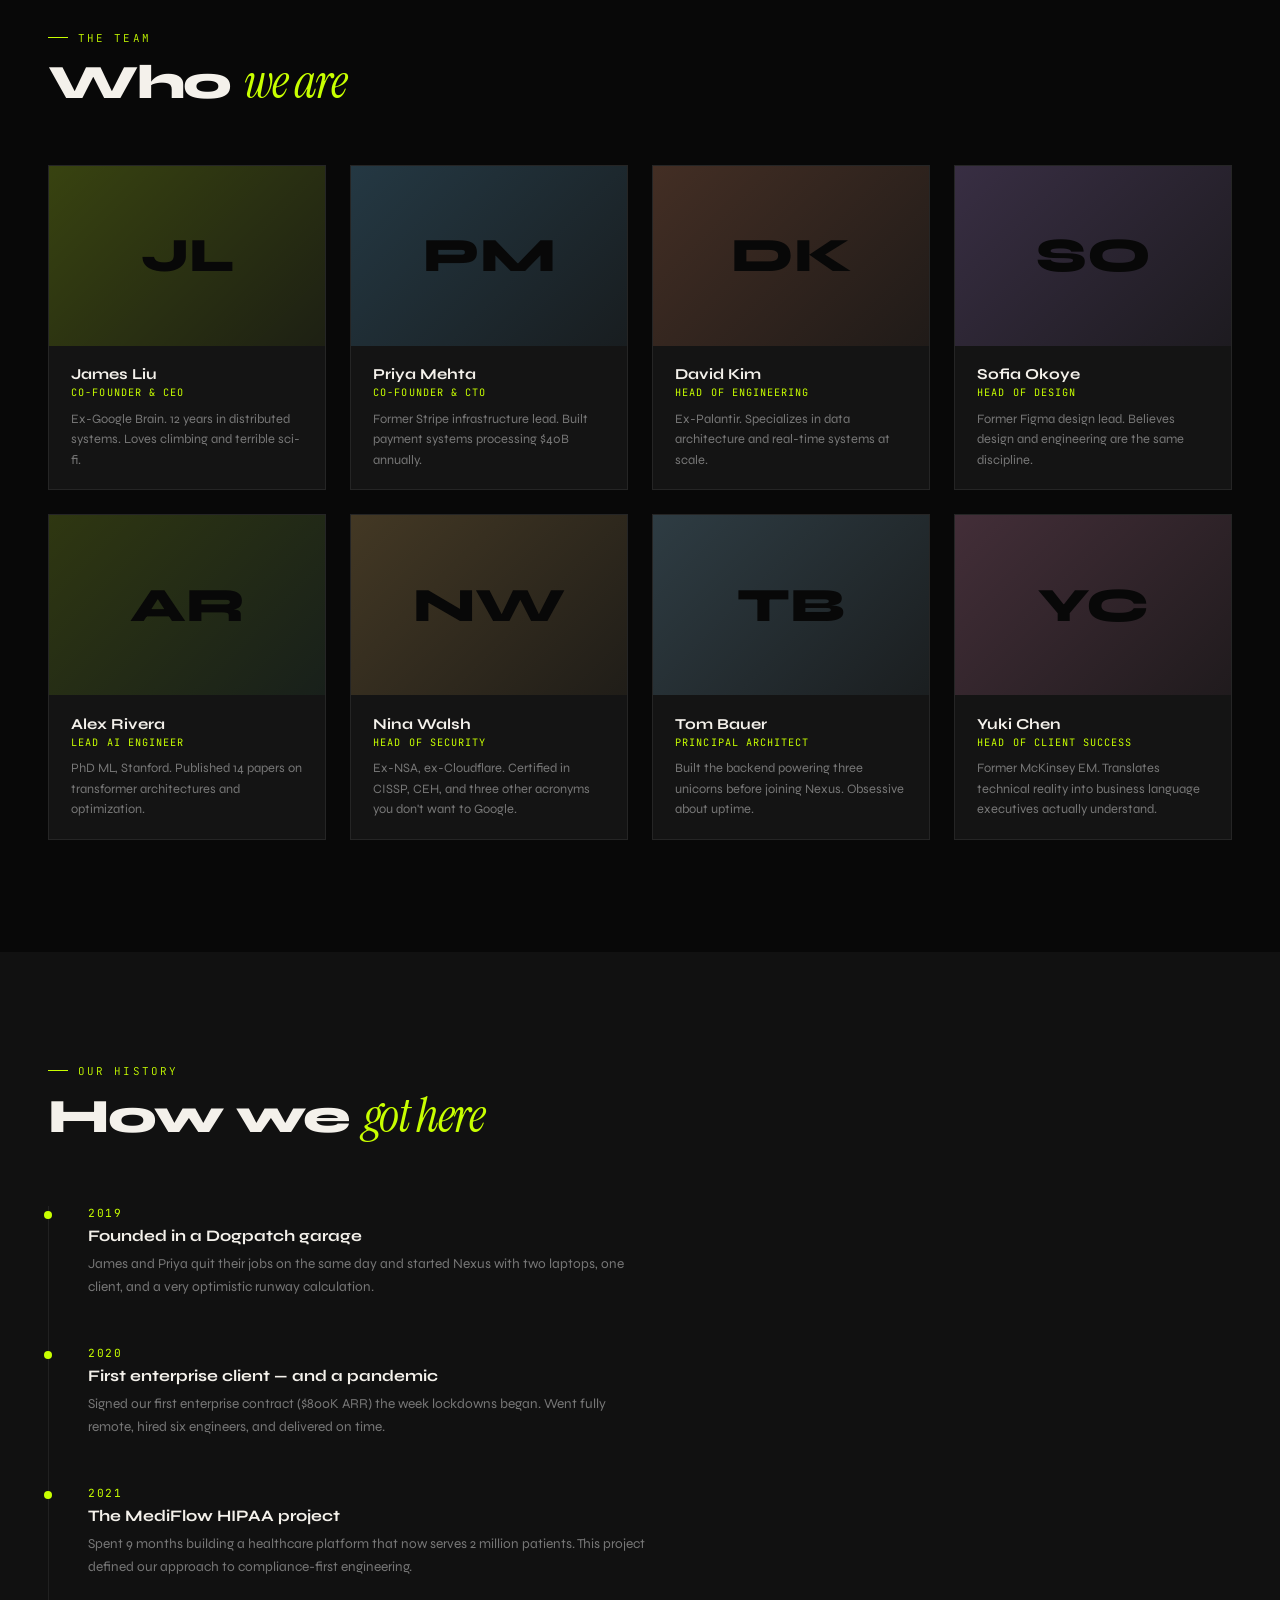
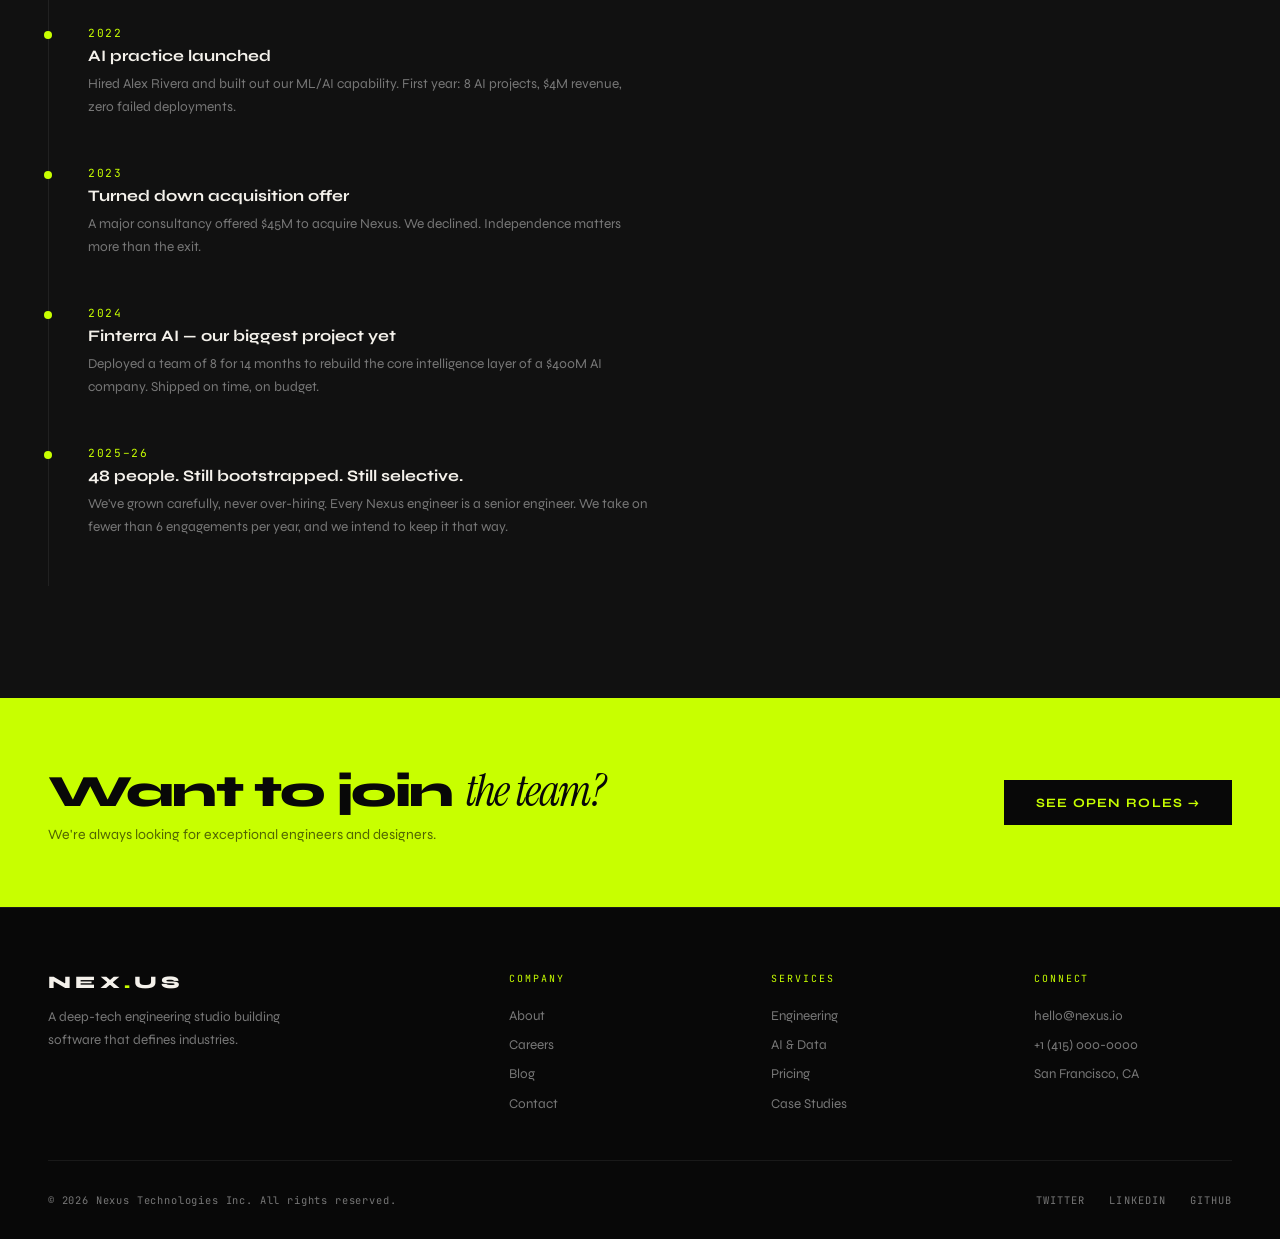
<file: pages/about.html>
<!DOCTYPE html>
<html lang="en">
<head>
<meta charset="UTF-8"><meta name="viewport" content="width=device-width, initial-scale=1.0">
<title>About — NEXUS</title>
<link rel="stylesheet" href="../css/main.css">
<style>
.page-hero{padding:6rem 3rem 4rem;border-bottom:1px solid var(--border);background:var(--dim);position:relative;overflow:hidden;}
.page-hero::after{content:'ABOUT';position:absolute;right:-2rem;top:50%;transform:translateY(-50%);font-size:12rem;font-weight:800;color:rgba(255,255,255,.025);letter-spacing:-.05em;pointer-events:none;}
.page-hero-label{font-family:'JetBrains Mono',monospace;font-size:.7rem;letter-spacing:.2em;text-transform:uppercase;color:var(--acid);margin-bottom:1rem;display:flex;align-items:center;gap:.6rem;}
.page-hero-label::before{content:'';display:block;width:20px;height:1px;background:var(--acid);}
.hero-inner-title{font-size:clamp(3rem,7vw,6rem);font-weight:800;letter-spacing:-.04em;line-height:.92;}
.hero-inner-title em{font-family:'Instrument Serif',serif;font-style:italic;font-weight:400;color:var(--acid);}
.hero-sub{font-size:1rem;color:var(--muted);line-height:1.75;max-width:520px;margin-top:1.5rem;}

.mission-grid{display:grid;grid-template-columns:1fr 1fr;gap:5rem;align-items:center;}
.mission-text h2{font-size:2.4rem;font-weight:800;letter-spacing:-.03em;margin-bottom:1.2rem;line-height:1.1;}
.mission-text h2 em{font-family:'Instrument Serif',serif;font-style:italic;font-weight:400;color:var(--acid);}
.mission-text p{font-size:.92rem;color:var(--muted);line-height:1.8;margin-bottom:1rem;}
.mission-values{display:flex;flex-direction:column;gap:1.5rem;}
.val{border-left:2px solid var(--border-acid);padding-left:1.2rem;}
.val-title{font-weight:700;font-size:.95rem;margin-bottom:.3rem;}
.val-desc{font-size:.84rem;color:var(--muted);line-height:1.6;}

.team-grid{display:grid;grid-template-columns:repeat(4,1fr);gap:1.5rem;margin-top:3.5rem;}
.member{background:var(--card);border:1px solid var(--border);overflow:hidden;transition:border-color .3s;cursor:none;}
.member:hover{border-color:var(--border-acid);}
.member-avatar{height:180px;display:flex;align-items:center;justify-content:center;font-size:3rem;font-weight:800;color:var(--black);position:relative;overflow:hidden;}
.member-info{padding:1.2rem 1.4rem;}
.member-name{font-weight:700;font-size:.95rem;margin-bottom:.2rem;}
.member-role{font-family:'JetBrains Mono',monospace;font-size:.64rem;color:var(--acid);letter-spacing:.1em;text-transform:uppercase;margin-bottom:.6rem;}
.member-bio{font-size:.8rem;color:var(--muted);line-height:1.6;}

.timeline{margin-top:4rem;position:relative;}
.timeline::before{content:'';position:absolute;left:0;top:0;bottom:0;width:1px;background:var(--border);}
.tl-item{padding-left:2.5rem;padding-bottom:3rem;position:relative;}
.tl-item::before{content:'';position:absolute;left:-4px;top:.3rem;width:8px;height:8px;border-radius:50%;background:var(--acid);}
.tl-year{font-family:'JetBrains Mono',monospace;font-size:.7rem;color:var(--acid);letter-spacing:.15em;margin-bottom:.4rem;}
.tl-title{font-weight:700;font-size:1rem;margin-bottom:.4rem;}
.tl-desc{font-size:.85rem;color:var(--muted);line-height:1.7;max-width:560px;}

.num-row{display:grid;grid-template-columns:repeat(4,1fr);gap:1px;background:var(--border);margin-top:3rem;}
.num-box{background:var(--card);padding:2.5rem 2rem;}
.num-val{font-size:2.8rem;font-weight:800;letter-spacing:-.04em;color:var(--acid);line-height:1;}
.num-lbl{font-family:'JetBrains Mono',monospace;font-size:.65rem;letter-spacing:.12em;text-transform:uppercase;color:var(--muted);margin-top:.5rem;}

@media(max-width:900px){.mission-grid{grid-template-columns:1fr;gap:3rem;}.team-grid{grid-template-columns:1fr 1fr;}.num-row{grid-template-columns:1fr 1fr;}}
</style>
</head>
<body>
<div class="cursor" id="cursor"></div>
<div class="cursor-ring" id="cursorRing"></div>
<nav>
  <a href="../index.html" class="nav-logo">NEX<span>.</span>US</a>
  <ul class="nav-links" id="navLinks">
    <li><a href="../index.html">Home</a></li>
    <li><a href="about.html">About</a></li>
    <li><a href="services.html">Services</a></li>
    <li><a href="pricing.html">Pricing</a></li>
    <li><a href="work.html">Work</a></li>
    <li><a href="blog.html">Blog</a></li>
    <li><a href="careers.html">Careers</a></li>
    <li><a href="contact.html" class="nav-cta">Contact</a></li>
  </ul>
  <button class="nav-mobile-toggle" id="navToggle">☰</button>
</nav>
<div class="page">
<section class="page-hero">
  <div class="page-hero-label">Our story</div>
  <h1 class="hero-inner-title">We are <em>Nexus</em></h1>
  <p class="hero-sub">Founded in 2019 by a team of ex-Google, Stripe, and Palantir engineers who believed the best software in the world shouldn't be locked behind VC darlings.</p>
</section>

<section class="section">
  <div class="mission-grid">
    <div class="mission-text reveal">
      <h2>Built on <em>conviction,</em> not compromise</h2>
      <p>We started Nexus with a simple belief: great engineering is the highest leverage activity in a technology business. Not marketing. Not fundraising. Engineering.</p>
      <p>Every founder we work with gets our full attention and our best engineers. We've never over-hired, never taken VC money, and never chased vanity metrics.</p>
      <p>We're profitable, independent, and obsessive about craft. That's not a pitch — it's just who we are.</p>
    </div>
    <div class="mission-values reveal reveal-d2">
      <div class="val"><div class="val-title">Craft over convenience</div><div class="val-desc">We do things right the first time, even when it's harder. Technical debt is a tax we refuse to pass to our clients.</div></div>
      <div class="val"><div class="val-title">Radical transparency</div><div class="val-desc">Daily updates, open access to our tools, and honest assessments — even when the news is bad.</div></div>
      <div class="val"><div class="val-title">Skin in the game</div><div class="val-desc">We've taken equity in several clients because we believe in what they're building. We only work on things we'd bet on.</div></div>
      <div class="val"><div class="val-title">Long-term thinking</div><div class="val-desc">We turn down projects that would damage the client relationship 12 months from now. Repeatability is our growth strategy.</div></div>
    </div>
  </div>
</section>

<section class="section" style="background:var(--dim);">
  <div class="reveal"><div class="label">The numbers</div><h2 class="section-title">Six years of <em>results</em></h2></div>
  <div class="num-row">
    <div class="num-box reveal reveal-d1"><div class="num-val">120+</div><div class="num-lbl">Projects delivered</div></div>
    <div class="num-box reveal reveal-d2"><div class="num-val">$2B+</div><div class="num-lbl">Combined client valuation</div></div>
    <div class="num-box reveal reveal-d3"><div class="num-val">97%</div><div class="num-lbl">Client satisfaction rate</div></div>
    <div class="num-box reveal reveal-d4"><div class="num-val">0</div><div class="num-lbl">Security incidents, ever</div></div>
  </div>
</section>

<section class="section">
  <div class="reveal"><div class="label">The team</div><h2 class="section-title">Who <em>we are</em></h2></div>
  <div class="team-grid">
    <div class="member reveal reveal-d1">
      <div class="member-avatar" style="background:linear-gradient(135deg,rgba(200,255,0,.2),rgba(200,255,0,.05));">JL</div>
      <div class="member-info"><div class="member-name">James Liu</div><div class="member-role">Co-founder & CEO</div><div class="member-bio">Ex-Google Brain. 12 years in distributed systems. Loves climbing and terrible sci-fi.</div></div>
    </div>
    <div class="member reveal reveal-d2">
      <div class="member-avatar" style="background:linear-gradient(135deg,rgba(100,200,255,.2),rgba(100,200,255,.05));">PM</div>
      <div class="member-info"><div class="member-name">Priya Mehta</div><div class="member-role">Co-founder & CTO</div><div class="member-bio">Former Stripe infrastructure lead. Built payment systems processing $40B annually.</div></div>
    </div>
    <div class="member reveal reveal-d3">
      <div class="member-avatar" style="background:linear-gradient(135deg,rgba(255,150,100,.2),rgba(255,150,100,.05));">DK</div>
      <div class="member-info"><div class="member-name">David Kim</div><div class="member-role">Head of Engineering</div><div class="member-bio">Ex-Palantir. Specializes in data architecture and real-time systems at scale.</div></div>
    </div>
    <div class="member reveal reveal-d4">
      <div class="member-avatar" style="background:linear-gradient(135deg,rgba(200,150,255,.2),rgba(200,150,255,.05));">SO</div>
      <div class="member-info"><div class="member-name">Sofia Okoye</div><div class="member-role">Head of Design</div><div class="member-bio">Former Figma design lead. Believes design and engineering are the same discipline.</div></div>
    </div>
    <div class="member reveal reveal-d1">
      <div class="member-avatar" style="background:linear-gradient(135deg,rgba(200,255,0,.15),rgba(100,255,150,.05));">AR</div>
      <div class="member-info"><div class="member-name">Alex Rivera</div><div class="member-role">Lead AI Engineer</div><div class="member-bio">PhD ML, Stanford. Published 14 papers on transformer architectures and optimization.</div></div>
    </div>
    <div class="member reveal reveal-d2">
      <div class="member-avatar" style="background:linear-gradient(135deg,rgba(255,200,100,.2),rgba(255,200,100,.05));">NW</div>
      <div class="member-info"><div class="member-name">Nina Walsh</div><div class="member-role">Head of Security</div><div class="member-bio">Ex-NSA, ex-Cloudflare. Certified in CISSP, CEH, and three other acronyms you don't want to Google.</div></div>
    </div>
    <div class="member reveal reveal-d3">
      <div class="member-avatar" style="background:linear-gradient(135deg,rgba(150,220,255,.2),rgba(150,220,255,.05));">TB</div>
      <div class="member-info"><div class="member-name">Tom Bauer</div><div class="member-role">Principal Architect</div><div class="member-bio">Built the backend powering three unicorns before joining Nexus. Obsessive about uptime.</div></div>
    </div>
    <div class="member reveal reveal-d4">
      <div class="member-avatar" style="background:linear-gradient(135deg,rgba(255,150,200,.2),rgba(255,150,200,.05));">YC</div>
      <div class="member-info"><div class="member-name">Yuki Chen</div><div class="member-role">Head of Client Success</div><div class="member-bio">Former McKinsey EM. Translates technical reality into business language executives actually understand.</div></div>
    </div>
  </div>
</section>

<section class="section" style="background:var(--dim);">
  <div class="reveal"><div class="label">Our history</div><h2 class="section-title">How we <em>got here</em></h2></div>
  <div class="timeline">
    <div class="tl-item reveal"><div class="tl-year">2019</div><div class="tl-title">Founded in a Dogpatch garage</div><div class="tl-desc">James and Priya quit their jobs on the same day and started Nexus with two laptops, one client, and a very optimistic runway calculation.</div></div>
    <div class="tl-item reveal"><div class="tl-year">2020</div><div class="tl-title">First enterprise client — and a pandemic</div><div class="tl-desc">Signed our first enterprise contract ($800K ARR) the week lockdowns began. Went fully remote, hired six engineers, and delivered on time.</div></div>
    <div class="tl-item reveal"><div class="tl-year">2021</div><div class="tl-title">The MediFlow HIPAA project</div><div class="tl-desc">Spent 9 months building a healthcare platform that now serves 2 million patients. This project defined our approach to compliance-first engineering.</div></div>
    <div class="tl-item reveal"><div class="tl-year">2022</div><div class="tl-title">AI practice launched</div><div class="tl-desc">Hired Alex Rivera and built out our ML/AI capability. First year: 8 AI projects, $4M revenue, zero failed deployments.</div></div>
    <div class="tl-item reveal"><div class="tl-year">2023</div><div class="tl-title">Turned down acquisition offer</div><div class="tl-desc">A major consultancy offered $45M to acquire Nexus. We declined. Independence matters more than the exit.</div></div>
    <div class="tl-item reveal"><div class="tl-year">2024</div><div class="tl-title">Finterra AI — our biggest project yet</div><div class="tl-desc">Deployed a team of 8 for 14 months to rebuild the core intelligence layer of a $400M AI company. Shipped on time, on budget.</div></div>
    <div class="tl-item reveal"><div class="tl-year">2025–26</div><div class="tl-title">48 people. Still bootstrapped. Still selective.</div><div class="tl-desc">We've grown carefully, never over-hiring. Every Nexus engineer is a senior engineer. We take on fewer than 6 engagements per year, and we intend to keep it that way.</div></div>
  </div>
</section>

<div style="background:var(--acid);padding:4rem 3rem;display:flex;justify-content:space-between;align-items:center;gap:2rem;flex-wrap:wrap;">
  <div>
    <div style="font-size:clamp(1.8rem,3.5vw,2.8rem);font-weight:800;letter-spacing:-.04em;color:var(--black);">Want to join <em style="font-family:'Instrument Serif',serif;font-style:italic;font-weight:400;">the team?</em></div>
    <div style="font-size:.88rem;color:rgba(0,0,0,.6);margin-top:.4rem;">We're always looking for exceptional engineers and designers.</div>
  </div>
  <a href="careers.html" style="background:var(--black);color:var(--acid);padding:.9rem 2rem;font-family:'Syne',sans-serif;font-weight:700;font-size:.8rem;letter-spacing:.1em;text-transform:uppercase;text-decoration:none;cursor:none;transition:transform .2s;display:inline-block;">See open roles →</a>
</div>
<footer>
  <div class="footer-grid">
    <div><div class="footer-logo">NEX<span>.</span>US</div><p class="footer-tagline">A deep-tech engineering studio building software that defines industries.</p></div>
    <div><div class="footer-col-title">Company</div><ul class="footer-links"><li><a href="about.html">About</a></li><li><a href="careers.html">Careers</a></li><li><a href="blog.html">Blog</a></li><li><a href="contact.html">Contact</a></li></ul></div>
    <div><div class="footer-col-title">Services</div><ul class="footer-links"><li><a href="services.html">Engineering</a></li><li><a href="services.html">AI & Data</a></li><li><a href="pricing.html">Pricing</a></li><li><a href="work.html">Case Studies</a></li></ul></div>
    <div><div class="footer-col-title">Connect</div><ul class="footer-links"><li><a href="mailto:hello@nexus.io">hello@nexus.io</a></li><li><a href="#">+1 (415) 000-0000</a></li><li><a href="#">San Francisco, CA</a></li></ul></div>
  </div>
  <div class="footer-bottom">
    <div class="footer-copy">© 2026 Nexus Technologies Inc. All rights reserved.</div>
    <div class="footer-socials"><a href="#">Twitter</a><a href="#">LinkedIn</a><a href="#">GitHub</a></div>
  </div>
</footer>
</div>
<script src="../js/main.js"></script>
</body>
</html>
</file>
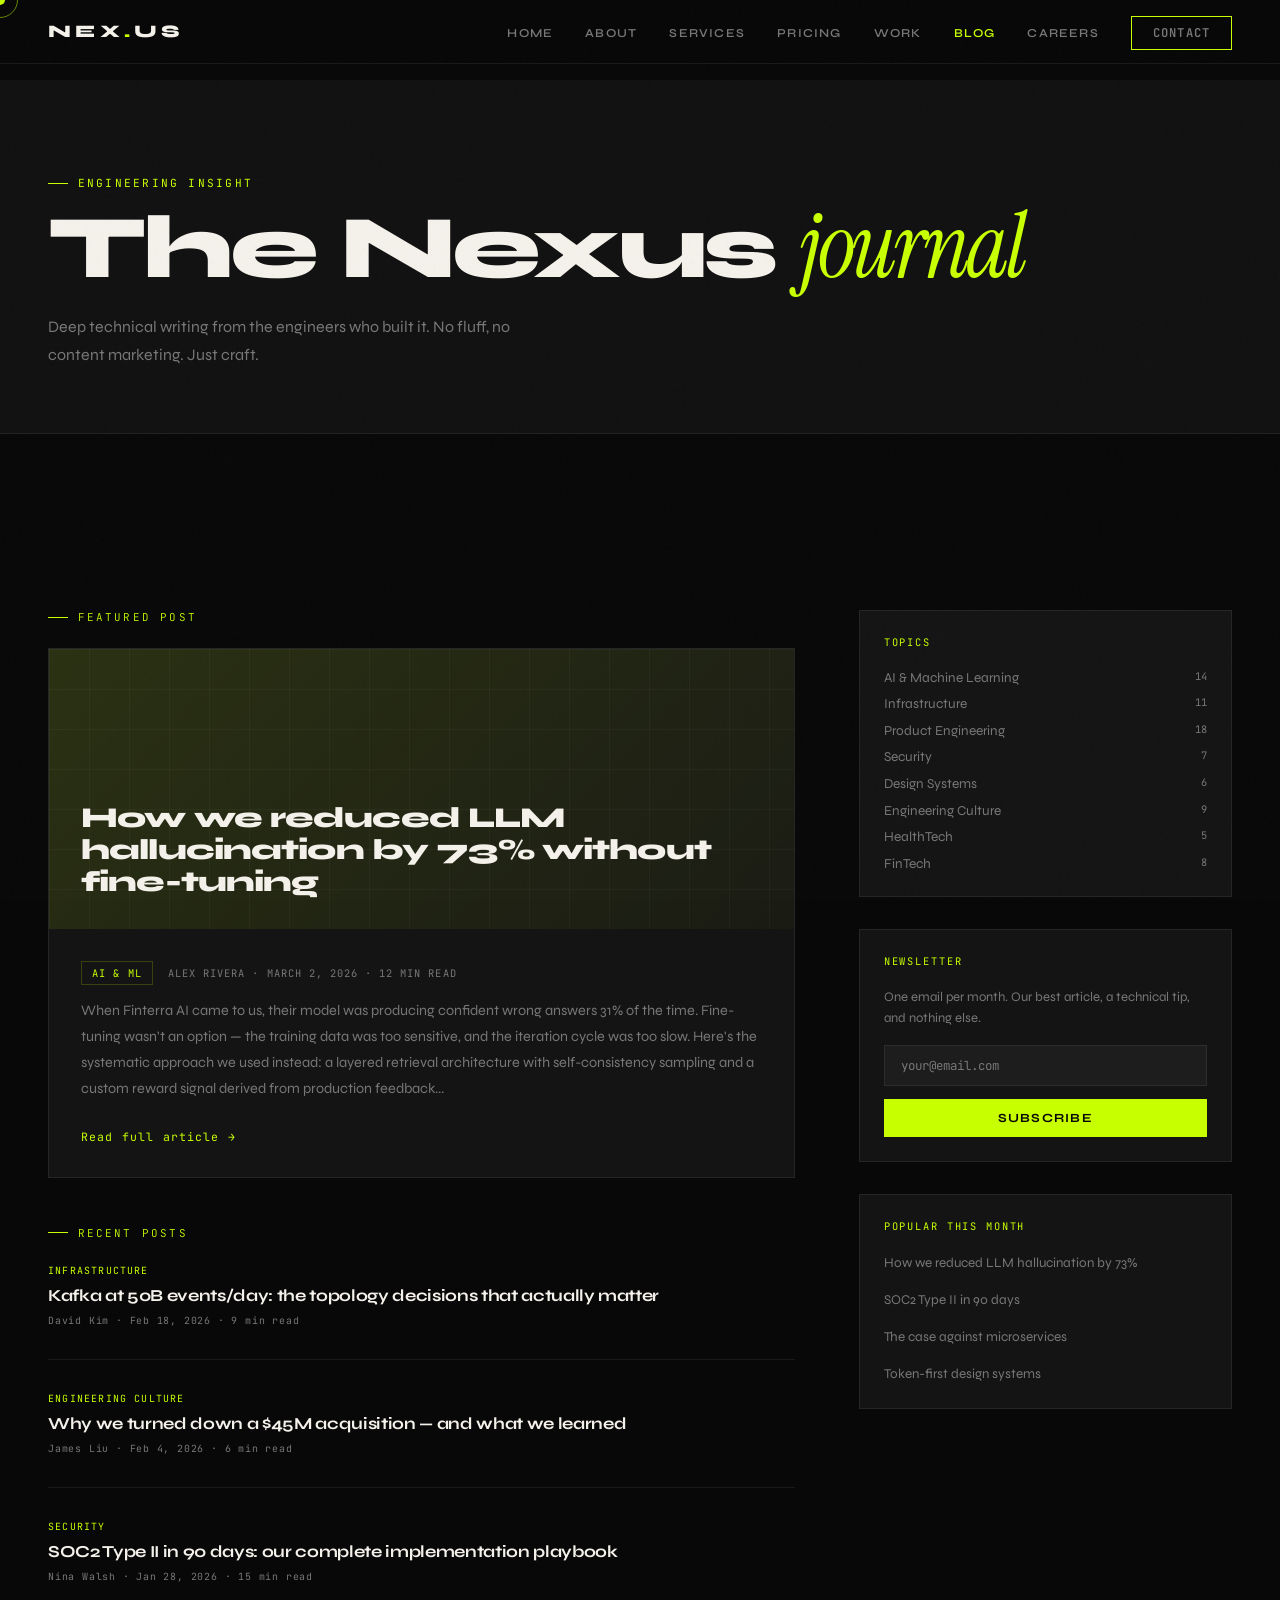
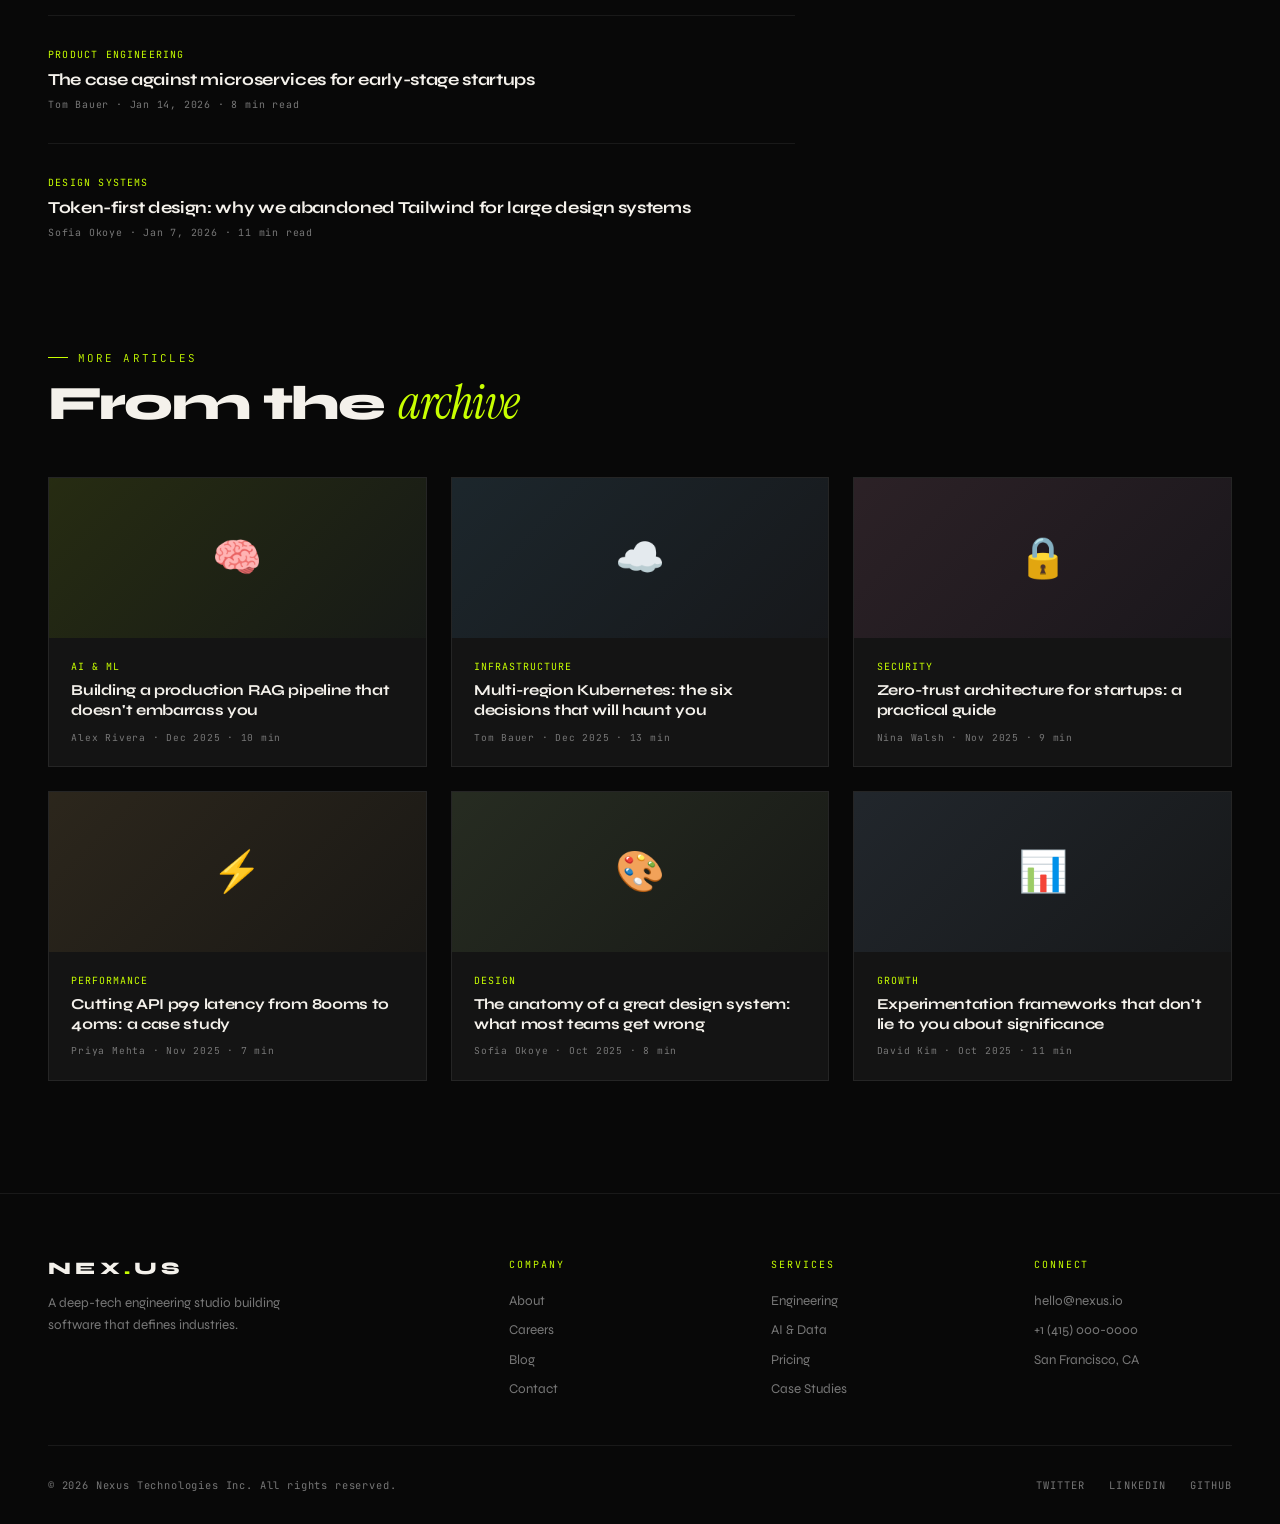
<file: pages/blog.html>
<!DOCTYPE html>
<html lang="en">
<head>
<meta charset="UTF-8"><meta name="viewport" content="width=device-width, initial-scale=1.0">
<title>Blog — NEXUS</title>
<link rel="stylesheet" href="../css/main.css">
<style>
.page-hero{padding:6rem 3rem 4rem;border-bottom:1px solid var(--border);background:var(--dim);}
.hero-inner-title{font-size:clamp(3rem,7vw,6rem);font-weight:800;letter-spacing:-.04em;line-height:.92;}
.hero-inner-title em{font-family:'Instrument Serif',serif;font-style:italic;font-weight:400;color:var(--acid);}
.blog-layout{display:grid;grid-template-columns:2fr 1fr;gap:4rem;margin-top:4rem;}
.featured-post{background:var(--card);border:1px solid var(--border);overflow:hidden;cursor:none;transition:border-color .3s;}
.featured-post:hover{border-color:var(--border-acid);}
.featured-img{height:280px;background:linear-gradient(135deg,rgba(200,255,0,.12) 0%,rgba(200,255,0,.03) 100%);display:flex;align-items:flex-end;padding:2rem;position:relative;overflow:hidden;}
.featured-img::before{content:'';position:absolute;inset:0;background-image:linear-gradient(rgba(255,255,255,.03) 1px,transparent 1px),linear-gradient(90deg,rgba(255,255,255,.03) 1px,transparent 1px);background-size:40px 40px;}
.featured-img-title{font-size:1.8rem;font-weight:800;letter-spacing:-.03em;line-height:1.1;position:relative;z-index:1;}
.featured-body{padding:2rem;}
.post-meta{font-family:'JetBrains Mono',monospace;font-size:.65rem;color:var(--muted);letter-spacing:.1em;text-transform:uppercase;margin-bottom:.8rem;}
.post-excerpt{font-size:.9rem;color:var(--muted);line-height:1.8;margin-bottom:1.5rem;}
.read-more{font-family:'JetBrains Mono',monospace;font-size:.72rem;color:var(--acid);letter-spacing:.1em;text-decoration:none;cursor:none;transition:gap .2s;display:inline-flex;align-items:center;gap:.5rem;}
.read-more:hover{gap:1rem;}

.post-list{display:flex;flex-direction:column;gap:2rem;}
.post-item{padding-bottom:2rem;border-bottom:1px solid var(--border);cursor:none;}
.post-item:last-child{border-bottom:none;}
.post-item-tag{font-family:'JetBrains Mono',monospace;font-size:.62rem;color:var(--acid);letter-spacing:.12em;text-transform:uppercase;margin-bottom:.5rem;}
.post-item-title{font-size:1.05rem;font-weight:700;letter-spacing:-.02em;margin-bottom:.5rem;transition:color .2s;}
.post-item:hover .post-item-title{color:var(--acid);}
.post-item-meta{font-family:'JetBrains Mono',monospace;font-size:.62rem;color:var(--muted);letter-spacing:.08em;}

.sidebar{display:flex;flex-direction:column;gap:2rem;}
.sidebar-widget{background:var(--card);border:1px solid var(--border);padding:1.5rem;}
.widget-title{font-family:'JetBrains Mono',monospace;font-size:.65rem;letter-spacing:.18em;text-transform:uppercase;color:var(--acid);margin-bottom:1.2rem;}
.topic-list{list-style:none;display:flex;flex-direction:column;gap:.6rem;}
.topic-list a{font-size:.85rem;color:var(--muted);text-decoration:none;cursor:none;transition:color .2s;display:flex;justify-content:space-between;}
.topic-list a:hover{color:var(--acid);}
.topic-count{font-family:'JetBrains Mono',monospace;font-size:.65rem;}
.newsletter-form{display:flex;flex-direction:column;gap:.8rem;}
.newsletter-input{background:rgba(255,255,255,.04);border:1px solid var(--border);color:var(--white);font-family:'JetBrains Mono',monospace;font-size:.78rem;padding:.7rem 1rem;outline:none;transition:border-color .2s;}
.newsletter-input:focus{border-color:var(--border-acid);}
.recent-list{list-style:none;display:flex;flex-direction:column;gap:1rem;}
.recent-list li a{font-size:.84rem;color:var(--muted);text-decoration:none;cursor:none;transition:color .2s;line-height:1.5;}
.recent-list li a:hover{color:var(--white);}

.posts-grid{display:grid;grid-template-columns:1fr 1fr 1fr;gap:1.5rem;margin-top:3rem;}
.blog-card{background:var(--card);border:1px solid var(--border);overflow:hidden;cursor:none;transition:border-color .3s,transform .3s;}
.blog-card:hover{border-color:var(--border-acid);transform:translateY(-3px);}
.blog-card-img{height:160px;display:flex;align-items:center;justify-content:center;font-size:2.5rem;}
.blog-card-body{padding:1.4rem;}
.blog-card-tag{font-family:'JetBrains Mono',monospace;font-size:.62rem;color:var(--acid);letter-spacing:.1em;text-transform:uppercase;margin-bottom:.5rem;}
.blog-card-title{font-size:.95rem;font-weight:700;letter-spacing:-.02em;line-height:1.3;margin-bottom:.6rem;}
.blog-card-meta{font-family:'JetBrains Mono',monospace;font-size:.6rem;color:var(--muted);letter-spacing:.08em;}
@media(max-width:900px){.blog-layout{grid-template-columns:1fr;}.posts-grid{grid-template-columns:1fr;}}
</style>
</head>
<body>
<div class="cursor" id="cursor"></div>
<div class="cursor-ring" id="cursorRing"></div>
<nav>
  <a href="../index.html" class="nav-logo">NEX<span>.</span>US</a>
  <ul class="nav-links" id="navLinks">
    <li><a href="../index.html">Home</a></li>
    <li><a href="about.html">About</a></li>
    <li><a href="services.html">Services</a></li>
    <li><a href="pricing.html">Pricing</a></li>
    <li><a href="work.html">Work</a></li>
    <li><a href="blog.html">Blog</a></li>
    <li><a href="careers.html">Careers</a></li>
    <li><a href="contact.html" class="nav-cta">Contact</a></li>
  </ul>
  <button class="nav-mobile-toggle" id="navToggle">☰</button>
</nav>
<div class="page">
<section class="page-hero">
  <div style="font-family:'JetBrains Mono',monospace;font-size:.7rem;letter-spacing:.2em;text-transform:uppercase;color:var(--acid);margin-bottom:1rem;display:flex;align-items:center;gap:.6rem;"><span style="display:block;width:20px;height:1px;background:var(--acid);"></span>Engineering insight</div>
  <h1 class="hero-inner-title">The Nexus <em>journal</em></h1>
  <p style="font-size:1rem;color:var(--muted);line-height:1.75;max-width:520px;margin-top:1.5rem;">Deep technical writing from the engineers who built it. No fluff, no content marketing. Just craft.</p>
</section>

<section class="section">
  <div class="blog-layout">
    <div>
      <div class="label reveal">Featured post</div>
      <div class="featured-post reveal" style="margin-top:1.5rem;">
        <div class="featured-img">
          <div class="featured-img-title">How we reduced LLM hallucination by 73% without fine-tuning</div>
        </div>
        <div class="featured-body">
          <div class="post-meta"><span class="tag" style="margin-right:.5rem;">AI & ML</span> Alex Rivera · March 2, 2026 · 12 min read</div>
          <p class="post-excerpt">When Finterra AI came to us, their model was producing confident wrong answers 31% of the time. Fine-tuning wasn't an option — the training data was too sensitive, and the iteration cycle was too slow. Here's the systematic approach we used instead: a layered retrieval architecture with self-consistency sampling and a custom reward signal derived from production feedback...</p>
          <a href="#" class="read-more">Read full article →</a>
        </div>
      </div>

      <div style="margin-top:3rem;" class="reveal"><div class="label">Recent posts</div></div>
      <div class="post-list" style="margin-top:1.5rem;">
        <div class="post-item reveal">
          <div class="post-item-tag">Infrastructure</div>
          <div class="post-item-title">Kafka at 50B events/day: the topology decisions that actually matter</div>
          <div class="post-item-meta">David Kim · Feb 18, 2026 · 9 min read</div>
        </div>
        <div class="post-item reveal">
          <div class="post-item-tag">Engineering Culture</div>
          <div class="post-item-title">Why we turned down a $45M acquisition — and what we learned</div>
          <div class="post-item-meta">James Liu · Feb 4, 2026 · 6 min read</div>
        </div>
        <div class="post-item reveal">
          <div class="post-item-tag">Security</div>
          <div class="post-item-title">SOC2 Type II in 90 days: our complete implementation playbook</div>
          <div class="post-item-meta">Nina Walsh · Jan 28, 2026 · 15 min read</div>
        </div>
        <div class="post-item reveal">
          <div class="post-item-tag">Product Engineering</div>
          <div class="post-item-title">The case against microservices for early-stage startups</div>
          <div class="post-item-meta">Tom Bauer · Jan 14, 2026 · 8 min read</div>
        </div>
        <div class="post-item reveal">
          <div class="post-item-tag">Design Systems</div>
          <div class="post-item-title">Token-first design: why we abandoned Tailwind for large design systems</div>
          <div class="post-item-meta">Sofia Okoye · Jan 7, 2026 · 11 min read</div>
        </div>
      </div>
    </div>

    <div class="sidebar reveal reveal-d2">
      <div class="sidebar-widget">
        <div class="widget-title">Topics</div>
        <ul class="topic-list">
          <li><a href="#">AI & Machine Learning <span class="topic-count">14</span></a></li>
          <li><a href="#">Infrastructure <span class="topic-count">11</span></a></li>
          <li><a href="#">Product Engineering <span class="topic-count">18</span></a></li>
          <li><a href="#">Security <span class="topic-count">7</span></a></li>
          <li><a href="#">Design Systems <span class="topic-count">6</span></a></li>
          <li><a href="#">Engineering Culture <span class="topic-count">9</span></a></li>
          <li><a href="#">HealthTech <span class="topic-count">5</span></a></li>
          <li><a href="#">FinTech <span class="topic-count">8</span></a></li>
        </ul>
      </div>
      <div class="sidebar-widget">
        <div class="widget-title">Newsletter</div>
        <p style="font-size:.82rem;color:var(--muted);line-height:1.6;margin-bottom:1rem;">One email per month. Our best article, a technical tip, and nothing else.</p>
        <div class="newsletter-form">
          <input type="email" class="newsletter-input form-input" placeholder="your@email.com">
          <button onclick="showToast('Subscribed ✓')" style="background:var(--acid);color:var(--black);border:none;padding:.7rem;font-family:'Syne',sans-serif;font-weight:700;font-size:.78rem;letter-spacing:.1em;text-transform:uppercase;cursor:none;">Subscribe</button>
        </div>
      </div>
      <div class="sidebar-widget">
        <div class="widget-title">Popular this month</div>
        <ul class="recent-list">
          <li><a href="#">How we reduced LLM hallucination by 73%</a></li>
          <li><a href="#">SOC2 Type II in 90 days</a></li>
          <li><a href="#">The case against microservices</a></li>
          <li><a href="#">Token-first design systems</a></li>
        </ul>
      </div>
    </div>
  </div>

  <div style="margin-top:5rem;" class="reveal"><div class="label">More articles</div><h2 class="section-title" style="margin-top:.5rem;">From the <em>archive</em></h2></div>
  <div class="posts-grid">
    <div class="blog-card reveal reveal-d1">
      <div class="blog-card-img" style="background:linear-gradient(135deg,rgba(200,255,0,.1),rgba(100,200,100,.03));">🧠</div>
      <div class="blog-card-body">
        <div class="blog-card-tag">AI & ML</div>
        <div class="blog-card-title">Building a production RAG pipeline that doesn't embarrass you</div>
        <div class="blog-card-meta">Alex Rivera · Dec 2025 · 10 min</div>
      </div>
    </div>
    <div class="blog-card reveal reveal-d2">
      <div class="blog-card-img" style="background:linear-gradient(135deg,rgba(100,200,255,.1),rgba(100,150,255,.03));">☁️</div>
      <div class="blog-card-body">
        <div class="blog-card-tag">Infrastructure</div>
        <div class="blog-card-title">Multi-region Kubernetes: the six decisions that will haunt you</div>
        <div class="blog-card-meta">Tom Bauer · Dec 2025 · 13 min</div>
      </div>
    </div>
    <div class="blog-card reveal reveal-d3">
      <div class="blog-card-img" style="background:linear-gradient(135deg,rgba(255,150,200,.1),rgba(200,100,255,.03));">🔒</div>
      <div class="blog-card-body">
        <div class="blog-card-tag">Security</div>
        <div class="blog-card-title">Zero-trust architecture for startups: a practical guide</div>
        <div class="blog-card-meta">Nina Walsh · Nov 2025 · 9 min</div>
      </div>
    </div>
    <div class="blog-card reveal reveal-d1">
      <div class="blog-card-img" style="background:linear-gradient(135deg,rgba(255,200,100,.1),rgba(200,150,50,.03));">⚡</div>
      <div class="blog-card-body">
        <div class="blog-card-tag">Performance</div>
        <div class="blog-card-title">Cutting API p99 latency from 800ms to 40ms: a case study</div>
        <div class="blog-card-meta">Priya Mehta · Nov 2025 · 7 min</div>
      </div>
    </div>
    <div class="blog-card reveal reveal-d2">
      <div class="blog-card-img" style="background:linear-gradient(135deg,rgba(200,255,150,.1),rgba(150,200,100,.03));">🎨</div>
      <div class="blog-card-body">
        <div class="blog-card-tag">Design</div>
        <div class="blog-card-title">The anatomy of a great design system: what most teams get wrong</div>
        <div class="blog-card-meta">Sofia Okoye · Oct 2025 · 8 min</div>
      </div>
    </div>
    <div class="blog-card reveal reveal-d3">
      <div class="blog-card-img" style="background:linear-gradient(135deg,rgba(150,200,255,.1),rgba(100,150,200,.03));">📊</div>
      <div class="blog-card-body">
        <div class="blog-card-tag">Growth</div>
        <div class="blog-card-title">Experimentation frameworks that don't lie to you about significance</div>
        <div class="blog-card-meta">David Kim · Oct 2025 · 11 min</div>
      </div>
    </div>
  </div>
</section>

<footer>
  <div class="footer-grid">
    <div><div class="footer-logo">NEX<span>.</span>US</div><p class="footer-tagline">A deep-tech engineering studio building software that defines industries.</p></div>
    <div><div class="footer-col-title">Company</div><ul class="footer-links"><li><a href="about.html">About</a></li><li><a href="careers.html">Careers</a></li><li><a href="blog.html">Blog</a></li><li><a href="contact.html">Contact</a></li></ul></div>
    <div><div class="footer-col-title">Services</div><ul class="footer-links"><li><a href="services.html">Engineering</a></li><li><a href="services.html">AI & Data</a></li><li><a href="pricing.html">Pricing</a></li><li><a href="work.html">Case Studies</a></li></ul></div>
    <div><div class="footer-col-title">Connect</div><ul class="footer-links"><li><a href="mailto:hello@nexus.io">hello@nexus.io</a></li><li><a href="#">+1 (415) 000-0000</a></li><li><a href="#">San Francisco, CA</a></li></ul></div>
  </div>
  <div class="footer-bottom">
    <div class="footer-copy">© 2026 Nexus Technologies Inc. All rights reserved.</div>
    <div class="footer-socials"><a href="#">Twitter</a><a href="#">LinkedIn</a><a href="#">GitHub</a></div>
  </div>
</footer>
</div>
<script src="../js/main.js"></script>
</body>
</html>
</file>
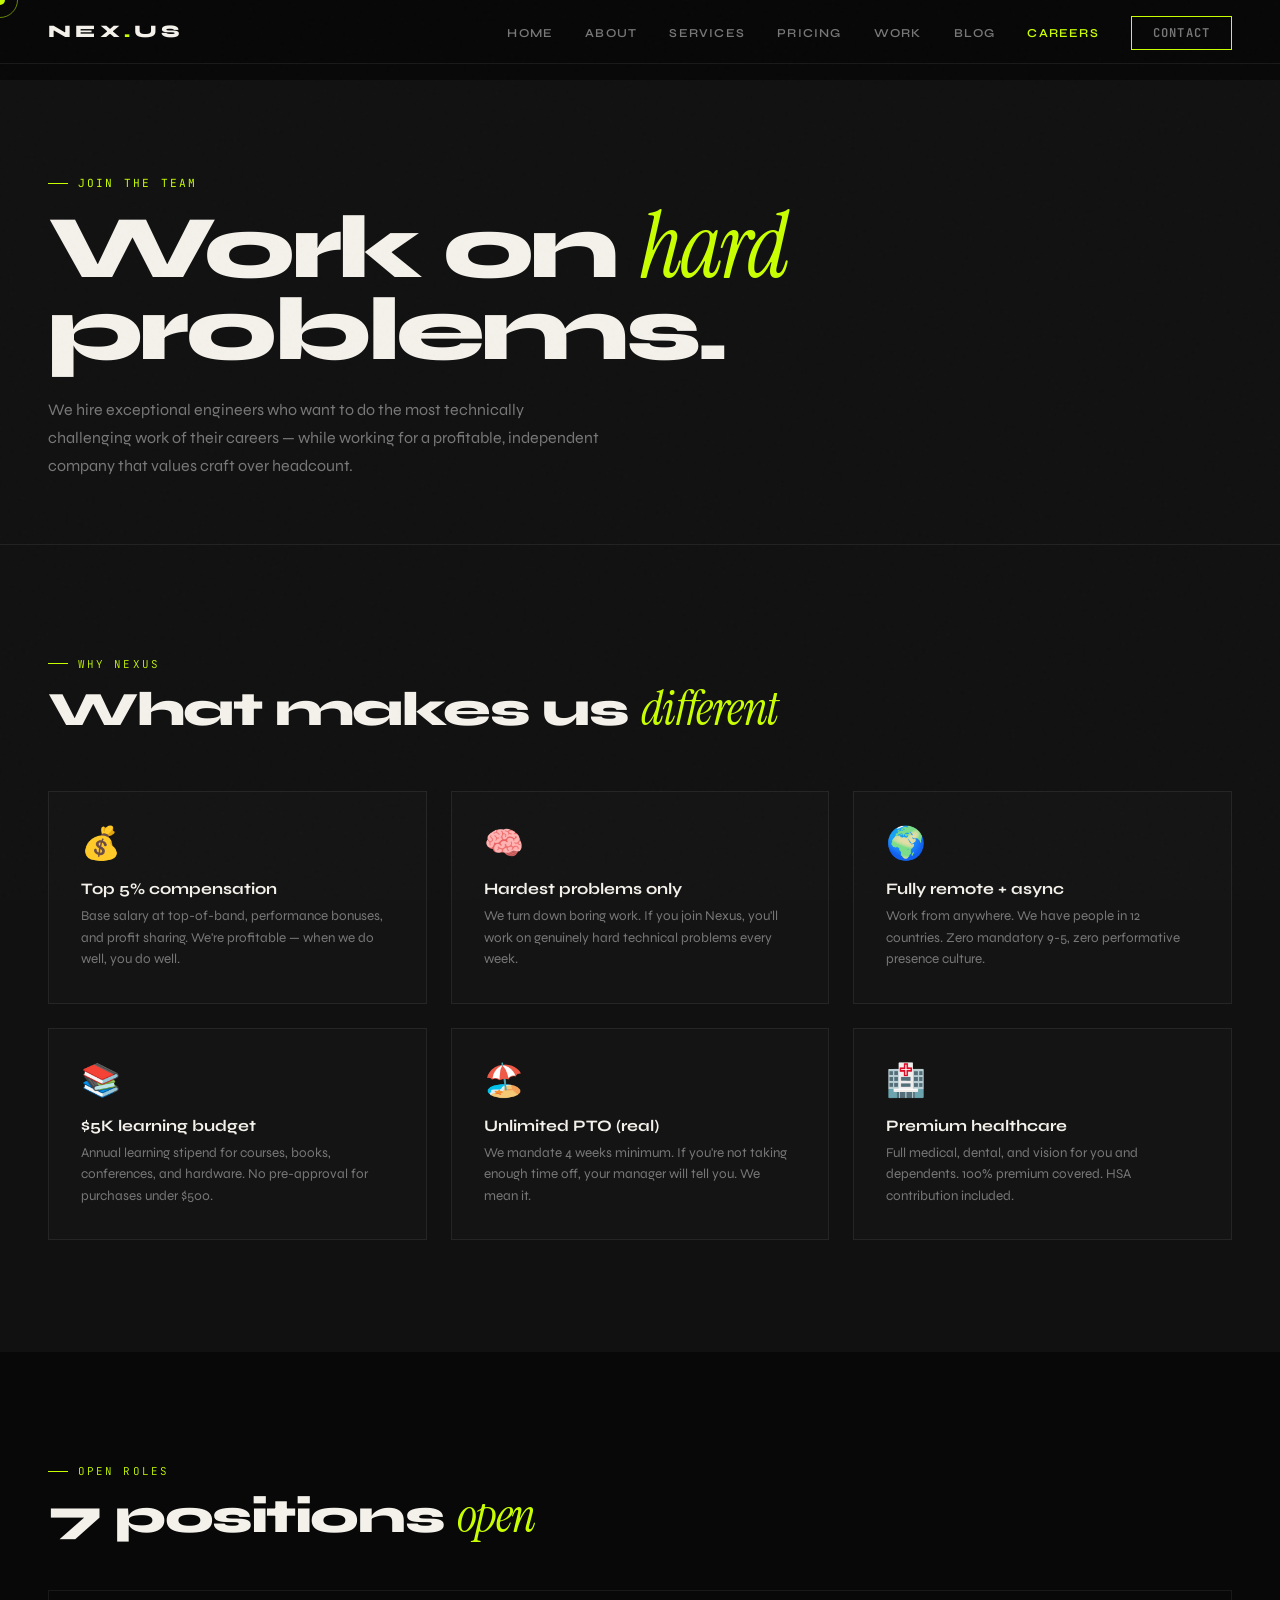
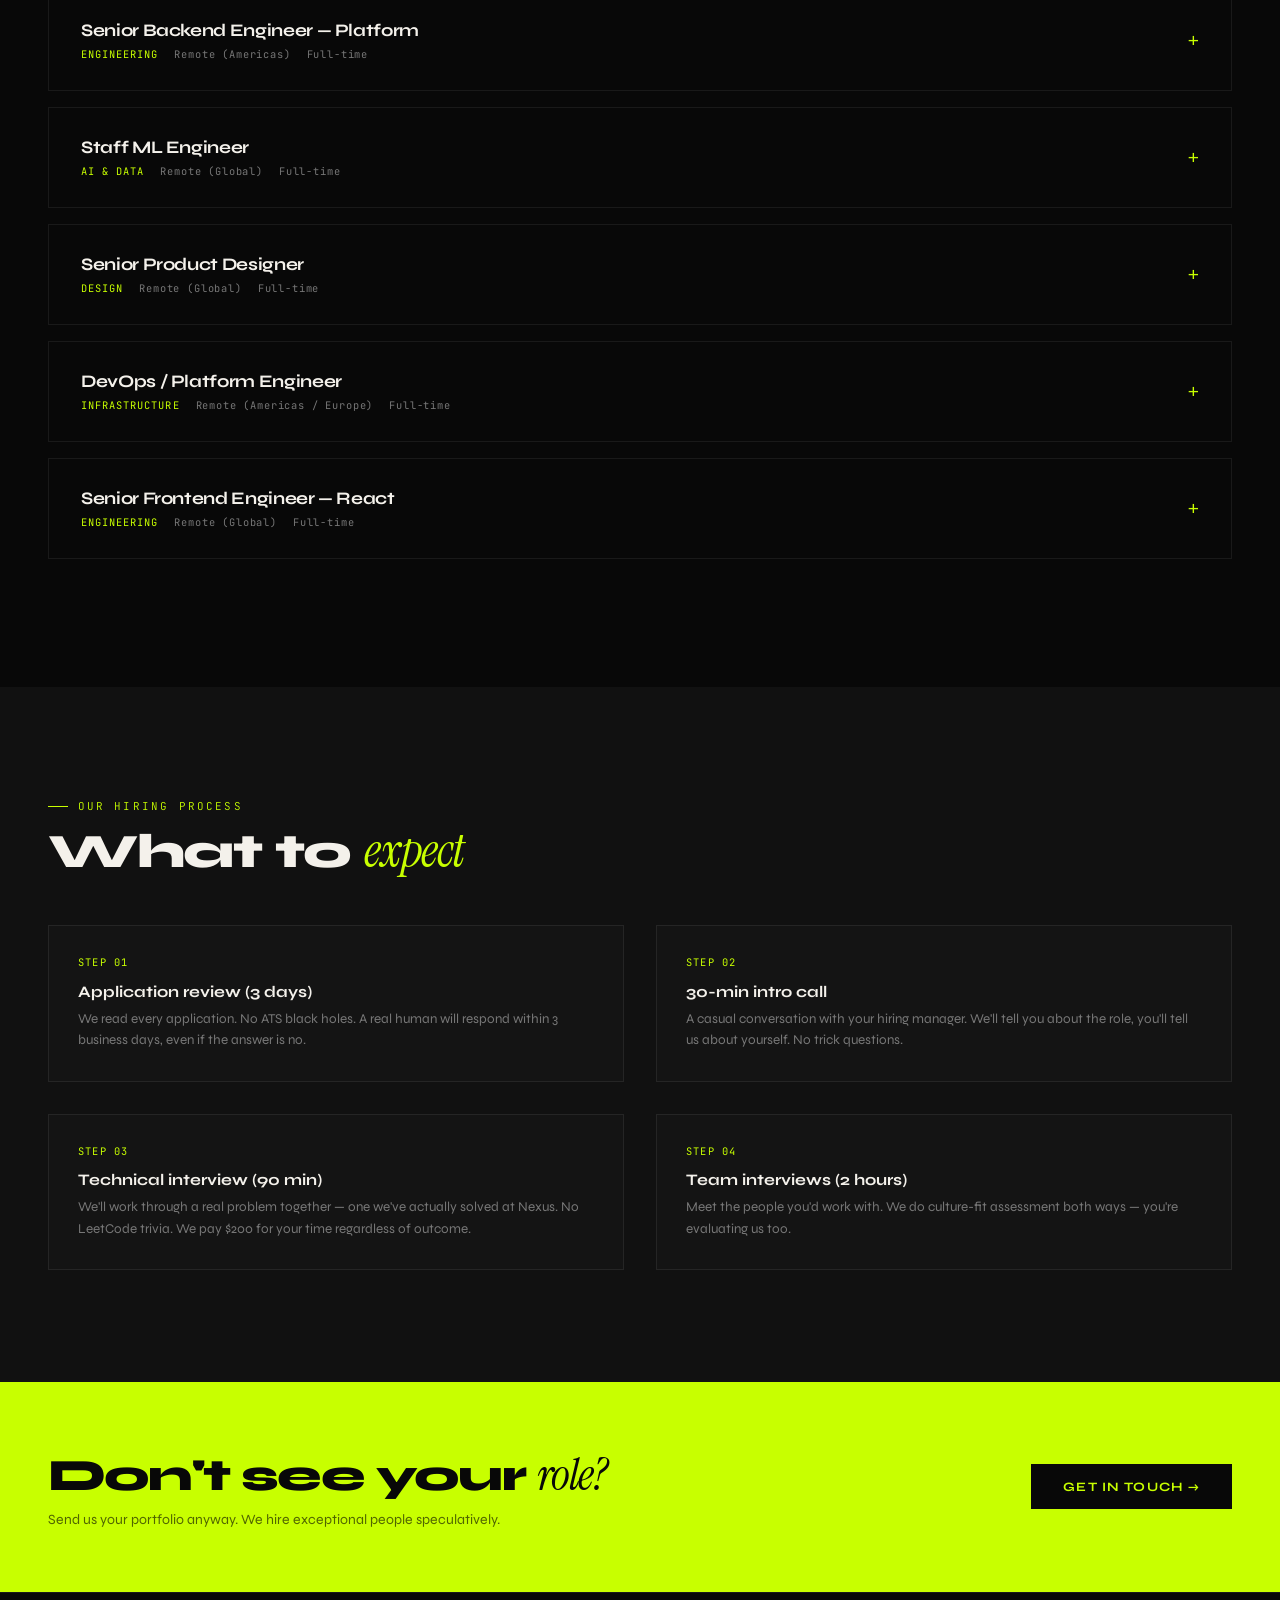
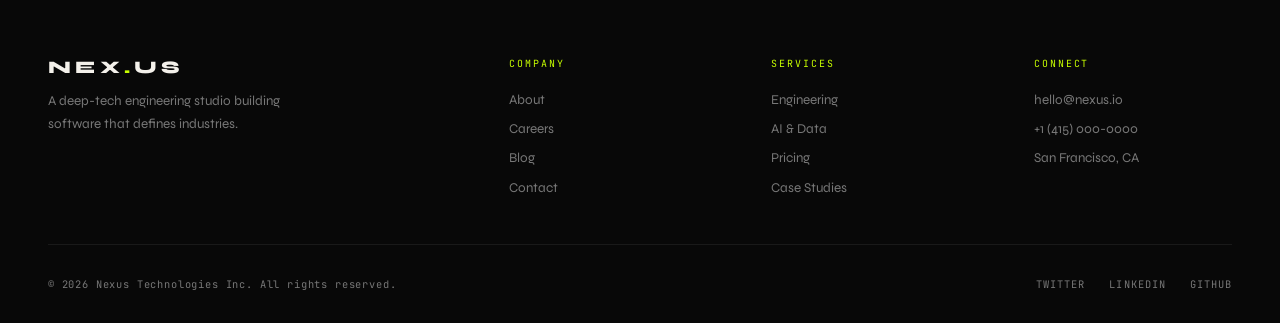
<file: pages/careers.html>
<!DOCTYPE html>
<html lang="en">
<head>
<meta charset="UTF-8"><meta name="viewport" content="width=device-width, initial-scale=1.0">
<title>Careers — NEXUS</title>
<link rel="stylesheet" href="../css/main.css">
<style>
.page-hero{padding:6rem 3rem 4rem;border-bottom:1px solid var(--border);background:var(--dim);position:relative;overflow:hidden;}
.hero-inner-title{font-size:clamp(3rem,7vw,6rem);font-weight:800;letter-spacing:-.04em;line-height:.92;}
.hero-inner-title em{font-family:'Instrument Serif',serif;font-style:italic;font-weight:400;color:var(--acid);}
.perks-grid{display:grid;grid-template-columns:repeat(3,1fr);gap:1.5rem;margin-top:3.5rem;}
.perk{background:var(--card);border:1px solid var(--border);padding:2rem;transition:border-color .3s;}
.perk:hover{border-color:var(--border-acid);}
.perk-icon{font-size:2rem;margin-bottom:1rem;}
.perk-name{font-weight:700;font-size:1rem;margin-bottom:.5rem;}
.perk-desc{font-size:.84rem;color:var(--muted);line-height:1.6;}
.roles-list{margin-top:3rem;}
.role-item{border:1px solid var(--border);margin-bottom:1rem;overflow:hidden;cursor:none;transition:border-color .3s;}
.role-item:hover{border-color:var(--border-acid);}
.role-header{padding:1.8rem 2rem;display:flex;justify-content:space-between;align-items:center;cursor:none;}
.role-left{display:flex;flex-direction:column;gap:.4rem;}
.role-title{font-size:1.1rem;font-weight:700;letter-spacing:-.02em;}
.role-meta{display:flex;gap:1rem;flex-wrap:wrap;}
.role-dept{font-family:'JetBrains Mono',monospace;font-size:.65rem;color:var(--acid);letter-spacing:.1em;text-transform:uppercase;}
.role-loc{font-family:'JetBrains Mono',monospace;font-size:.65rem;color:var(--muted);letter-spacing:.08em;}
.role-type{font-family:'JetBrains Mono',monospace;font-size:.65rem;color:var(--muted);letter-spacing:.08em;}
.role-toggle{color:var(--acid);font-size:1.2rem;transition:transform .3s;background:none;border:none;cursor:none;}
.role-item.open .role-toggle{transform:rotate(45deg);}
.role-body{display:none;padding:0 2rem 2rem;border-top:1px solid var(--border);}
.role-item.open .role-body{display:block;}
.role-section-title{font-weight:700;font-size:.9rem;margin:1.2rem 0 .5rem;color:var(--white);}
.role-ul{list-style:none;display:flex;flex-direction:column;gap:.4rem;}
.role-ul li{font-size:.86rem;color:var(--muted);padding-left:1.2rem;position:relative;line-height:1.6;}
.role-ul li::before{content:'◆';position:absolute;left:0;color:var(--acid);font-size:.5rem;top:.35rem;}
.salary-band{display:inline-block;background:rgba(200,255,0,.1);border:1px solid var(--border-acid);color:var(--acid);font-family:'JetBrains Mono',monospace;font-size:.72rem;letter-spacing:.08em;padding:.35rem .8rem;margin-top:1rem;}
.values-grid{display:grid;grid-template-columns:1fr 1fr;gap:2rem;margin-top:3rem;}
.value-item{padding:1.8rem;background:var(--card);border:1px solid var(--border);}
.value-title{font-weight:700;font-size:1rem;margin-bottom:.5rem;}
.value-desc{font-size:.84rem;color:var(--muted);line-height:1.6;}
@media(max-width:900px){.perks-grid{grid-template-columns:1fr 1fr;}.values-grid{grid-template-columns:1fr;}.role-header{flex-direction:column;align-items:flex-start;gap:1rem;}}
</style>
</head>
<body>
<div class="cursor" id="cursor"></div>
<div class="cursor-ring" id="cursorRing"></div>
<nav>
  <a href="../index.html" class="nav-logo">NEX<span>.</span>US</a>
  <ul class="nav-links" id="navLinks">
    <li><a href="../index.html">Home</a></li>
    <li><a href="about.html">About</a></li>
    <li><a href="services.html">Services</a></li>
    <li><a href="pricing.html">Pricing</a></li>
    <li><a href="work.html">Work</a></li>
    <li><a href="blog.html">Blog</a></li>
    <li><a href="careers.html">Careers</a></li>
    <li><a href="contact.html" class="nav-cta">Contact</a></li>
  </ul>
  <button class="nav-mobile-toggle" id="navToggle">☰</button>
</nav>
<div class="page">
<section class="page-hero">
  <div style="font-family:'JetBrains Mono',monospace;font-size:.7rem;letter-spacing:.2em;text-transform:uppercase;color:var(--acid);margin-bottom:1rem;display:flex;align-items:center;gap:.6rem;"><span style="display:block;width:20px;height:1px;background:var(--acid);"></span>Join the team</div>
  <h1 class="hero-inner-title">Work on <em>hard</em><br>problems.</h1>
  <p style="font-size:1rem;color:var(--muted);line-height:1.75;max-width:560px;margin-top:1.5rem;">We hire exceptional engineers who want to do the most technically challenging work of their careers — while working for a profitable, independent company that values craft over headcount.</p>
</section>

<section class="section" style="background:var(--dim);">
  <div class="reveal"><div class="label">Why Nexus</div><h2 class="section-title">What makes us <em>different</em></h2></div>
  <div class="perks-grid">
    <div class="perk reveal reveal-d1"><div class="perk-icon">💰</div><div class="perk-name">Top 5% compensation</div><div class="perk-desc">Base salary at top-of-band, performance bonuses, and profit sharing. We're profitable — when we do well, you do well.</div></div>
    <div class="perk reveal reveal-d2"><div class="perk-icon">🧠</div><div class="perk-name">Hardest problems only</div><div class="perk-desc">We turn down boring work. If you join Nexus, you'll work on genuinely hard technical problems every week.</div></div>
    <div class="perk reveal reveal-d3"><div class="perk-icon">🌍</div><div class="perk-name">Fully remote + async</div><div class="perk-desc">Work from anywhere. We have people in 12 countries. Zero mandatory 9-5, zero performative presence culture.</div></div>
    <div class="perk reveal reveal-d1"><div class="perk-icon">📚</div><div class="perk-name">$5K learning budget</div><div class="perk-desc">Annual learning stipend for courses, books, conferences, and hardware. No pre-approval for purchases under $500.</div></div>
    <div class="perk reveal reveal-d2"><div class="perk-icon">🏖️</div><div class="perk-name">Unlimited PTO (real)</div><div class="perk-desc">We mandate 4 weeks minimum. If you're not taking enough time off, your manager will tell you. We mean it.</div></div>
    <div class="perk reveal reveal-d3"><div class="perk-icon">🏥</div><div class="perk-name">Premium healthcare</div><div class="perk-desc">Full medical, dental, and vision for you and dependents. 100% premium covered. HSA contribution included.</div></div>
  </div>
</section>

<section class="section">
  <div class="reveal"><div class="label">Open roles</div><h2 class="section-title">7 positions <em>open</em></h2></div>
  <div class="roles-list reveal">

    <div class="role-item">
      <div class="role-header">
        <div class="role-left">
          <div class="role-title">Senior Backend Engineer — Platform</div>
          <div class="role-meta"><span class="role-dept">Engineering</span><span class="role-loc">Remote (Americas)</span><span class="role-type">Full-time</span></div>
        </div>
        <button class="role-toggle">+</button>
      </div>
      <div class="role-body">
        <p style="font-size:.88rem;color:var(--muted);line-height:1.8;">We're looking for a senior backend engineer to join our Platform team, helping build the shared infrastructure that powers multiple client projects. You'll work primarily in Go, with some Python, and own large technical areas independently.</p>
        <div class="role-section-title">What you'll do</div>
        <ul class="role-ul">
          <li>Design and build distributed systems components used across 10+ client deployments</li>
          <li>Own performance, reliability, and observability for critical infrastructure components</li>
          <li>Mentor mid-level engineers and participate in technical planning</li>
          <li>Contribute to internal tooling and open-source projects</li>
        </ul>
        <div class="role-section-title">What we're looking for</div>
        <ul class="role-ul">
          <li>5+ years of backend engineering with at least 2 in Go or Rust</li>
          <li>Deep experience with distributed systems, queuing, and caching</li>
          <li>Track record of owning production systems at significant scale</li>
          <li>Strong written communication — we're async-first</li>
        </ul>
        <div class="salary-band">$180,000 – $230,000 + bonus + profit share</div><br>
        <a href="contact.html" class="btn btn-acid" style="display:inline-block;margin-top:1.2rem;">Apply now →</a>
      </div>
    </div>

    <div class="role-item">
      <div class="role-header">
        <div class="role-left">
          <div class="role-title">Staff ML Engineer</div>
          <div class="role-meta"><span class="role-dept">AI & Data</span><span class="role-loc">Remote (Global)</span><span class="role-type">Full-time</span></div>
        </div>
        <button class="role-toggle">+</button>
      </div>
      <div class="role-body">
        <p style="font-size:.88rem;color:var(--muted);line-height:1.8;">Our AI practice is growing fast. We need a staff-level ML engineer who can lead complex LLM and ML deployments end-to-end — from model selection and fine-tuning through to production serving and evaluation.</p>
        <div class="role-section-title">What you'll do</div>
        <ul class="role-ul">
          <li>Lead ML architecture decisions for enterprise AI deployments</li>
          <li>Build and maintain our internal LLM evaluation and benchmarking framework</li>
          <li>Work directly with clients on AI strategy and implementation</li>
          <li>Grow and mentor our ML team</li>
        </ul>
        <div class="salary-band">$200,000 – $260,000 + bonus + profit share</div><br>
        <a href="contact.html" class="btn btn-acid" style="display:inline-block;margin-top:1.2rem;">Apply now →</a>
      </div>
    </div>

    <div class="role-item">
      <div class="role-header">
        <div class="role-left">
          <div class="role-title">Senior Product Designer</div>
          <div class="role-meta"><span class="role-dept">Design</span><span class="role-loc">Remote (Global)</span><span class="role-type">Full-time</span></div>
        </div>
        <button class="role-toggle">+</button>
      </div>
      <div class="role-body">
        <p style="font-size:.88rem;color:var(--muted);line-height:1.8;">We need a senior product designer who codes (or is willing to learn). You'll work embedded in engineering teams, own design decisions end-to-end, and build design systems that last years, not months.</p>
        <div class="role-section-title">Must haves</div>
        <ul class="role-ul">
          <li>5+ years of product design at a tech company or agency</li>
          <li>Deep Figma expertise including component and auto-layout mastery</li>
          <li>Experience building and maintaining large-scale design systems</li>
          <li>Comfortable reading and writing React / CSS</li>
        </ul>
        <div class="salary-band">$150,000 – $190,000 + bonus + profit share</div><br>
        <a href="contact.html" class="btn btn-acid" style="display:inline-block;margin-top:1.2rem;">Apply now →</a>
      </div>
    </div>

    <div class="role-item">
      <div class="role-header">
        <div class="role-left">
          <div class="role-title">DevOps / Platform Engineer</div>
          <div class="role-meta"><span class="role-dept">Infrastructure</span><span class="role-loc">Remote (Americas / Europe)</span><span class="role-type">Full-time</span></div>
        </div>
        <button class="role-toggle">+</button>
      </div>
      <div class="role-body">
        <p style="font-size:.88rem;color:var(--muted);line-height:1.8;">Help us build and operate the cloud infrastructure for our clients. You'll work across AWS, GCP, and Azure, managing Kubernetes clusters, CI/CD pipelines, and observability stacks.</p>
        <div class="salary-band">$160,000 – $200,000 + bonus + profit share</div><br>
        <a href="contact.html" class="btn btn-acid" style="display:inline-block;margin-top:1.2rem;">Apply now →</a>
      </div>
    </div>

    <div class="role-item">
      <div class="role-header">
        <div class="role-left">
          <div class="role-title">Senior Frontend Engineer — React</div>
          <div class="role-meta"><span class="role-dept">Engineering</span><span class="role-loc">Remote (Global)</span><span class="role-type">Full-time</span></div>
        </div>
        <button class="role-toggle">+</button>
      </div>
      <div class="role-body">
        <p style="font-size:.88rem;color:var(--muted);line-height:1.8;">Build interfaces that millions of people use. You'll work on complex, data-rich frontend applications in React/Next.js, collaborating closely with designers to produce exceptional UX.</p>
        <div class="salary-band">$160,000 – $210,000 + bonus + profit share</div><br>
        <a href="contact.html" class="btn btn-acid" style="display:inline-block;margin-top:1.2rem;">Apply now →</a>
      </div>
    </div>

  </div>
</section>

<section class="section" style="background:var(--dim);">
  <div class="reveal"><div class="label">Our hiring process</div><h2 class="section-title">What to <em>expect</em></h2></div>
  <div class="values-grid">
    <div class="value-item reveal reveal-d1"><div style="font-family:'JetBrains Mono',monospace;font-size:.65rem;color:var(--acid);letter-spacing:.12em;margin-bottom:.8rem;">STEP 01</div><div class="value-title">Application review (3 days)</div><div class="value-desc">We read every application. No ATS black holes. A real human will respond within 3 business days, even if the answer is no.</div></div>
    <div class="value-item reveal reveal-d2"><div style="font-family:'JetBrains Mono',monospace;font-size:.65rem;color:var(--acid);letter-spacing:.12em;margin-bottom:.8rem;">STEP 02</div><div class="value-title">30-min intro call</div><div class="value-desc">A casual conversation with your hiring manager. We'll tell you about the role, you'll tell us about yourself. No trick questions.</div></div>
    <div class="value-item reveal reveal-d1"><div style="font-family:'JetBrains Mono',monospace;font-size:.65rem;color:var(--acid);letter-spacing:.12em;margin-bottom:.8rem;">STEP 03</div><div class="value-title">Technical interview (90 min)</div><div class="value-desc">We'll work through a real problem together — one we've actually solved at Nexus. No LeetCode trivia. We pay $200 for your time regardless of outcome.</div></div>
    <div class="value-item reveal reveal-d2"><div style="font-family:'JetBrains Mono',monospace;font-size:.65rem;color:var(--acid);letter-spacing:.12em;margin-bottom:.8rem;">STEP 04</div><div class="value-title">Team interviews (2 hours)</div><div class="value-desc">Meet the people you'd work with. We do culture-fit assessment both ways — you're evaluating us too.</div></div>
  </div>
</section>

<div style="background:var(--acid);padding:4rem 3rem;display:flex;justify-content:space-between;align-items:center;gap:2rem;flex-wrap:wrap;">
  <div>
    <div style="font-size:clamp(1.8rem,3.5vw,2.8rem);font-weight:800;letter-spacing:-.04em;color:var(--black);">Don't see your <em style="font-family:'Instrument Serif',serif;font-style:italic;font-weight:400;">role?</em></div>
    <div style="font-size:.88rem;color:rgba(0,0,0,.6);margin-top:.4rem;">Send us your portfolio anyway. We hire exceptional people speculatively.</div>
  </div>
  <a href="contact.html" style="background:var(--black);color:var(--acid);padding:.9rem 2rem;font-family:'Syne',sans-serif;font-weight:700;font-size:.8rem;letter-spacing:.1em;text-transform:uppercase;text-decoration:none;cursor:none;transition:transform .2s;display:inline-block;">Get in touch →</a>
</div>
<footer>
  <div class="footer-grid">
    <div><div class="footer-logo">NEX<span>.</span>US</div><p class="footer-tagline">A deep-tech engineering studio building software that defines industries.</p></div>
    <div><div class="footer-col-title">Company</div><ul class="footer-links"><li><a href="about.html">About</a></li><li><a href="careers.html">Careers</a></li><li><a href="blog.html">Blog</a></li><li><a href="contact.html">Contact</a></li></ul></div>
    <div><div class="footer-col-title">Services</div><ul class="footer-links"><li><a href="services.html">Engineering</a></li><li><a href="services.html">AI & Data</a></li><li><a href="pricing.html">Pricing</a></li><li><a href="work.html">Case Studies</a></li></ul></div>
    <div><div class="footer-col-title">Connect</div><ul class="footer-links"><li><a href="mailto:hello@nexus.io">hello@nexus.io</a></li><li><a href="#">+1 (415) 000-0000</a></li><li><a href="#">San Francisco, CA</a></li></ul></div>
  </div>
  <div class="footer-bottom">
    <div class="footer-copy">© 2026 Nexus Technologies Inc. All rights reserved.</div>
    <div class="footer-socials"><a href="#">Twitter</a><a href="#">LinkedIn</a><a href="#">GitHub</a></div>
  </div>
</footer>
</div>
<script src="../js/main.js"></script>
<script>
document.querySelectorAll('.role-toggle').forEach(btn=>{
  btn.addEventListener('click',()=>{
    const item=btn.closest('.role-item');
    item.classList.toggle('open');
  });
});
</script>
</body>
</html>
</file>
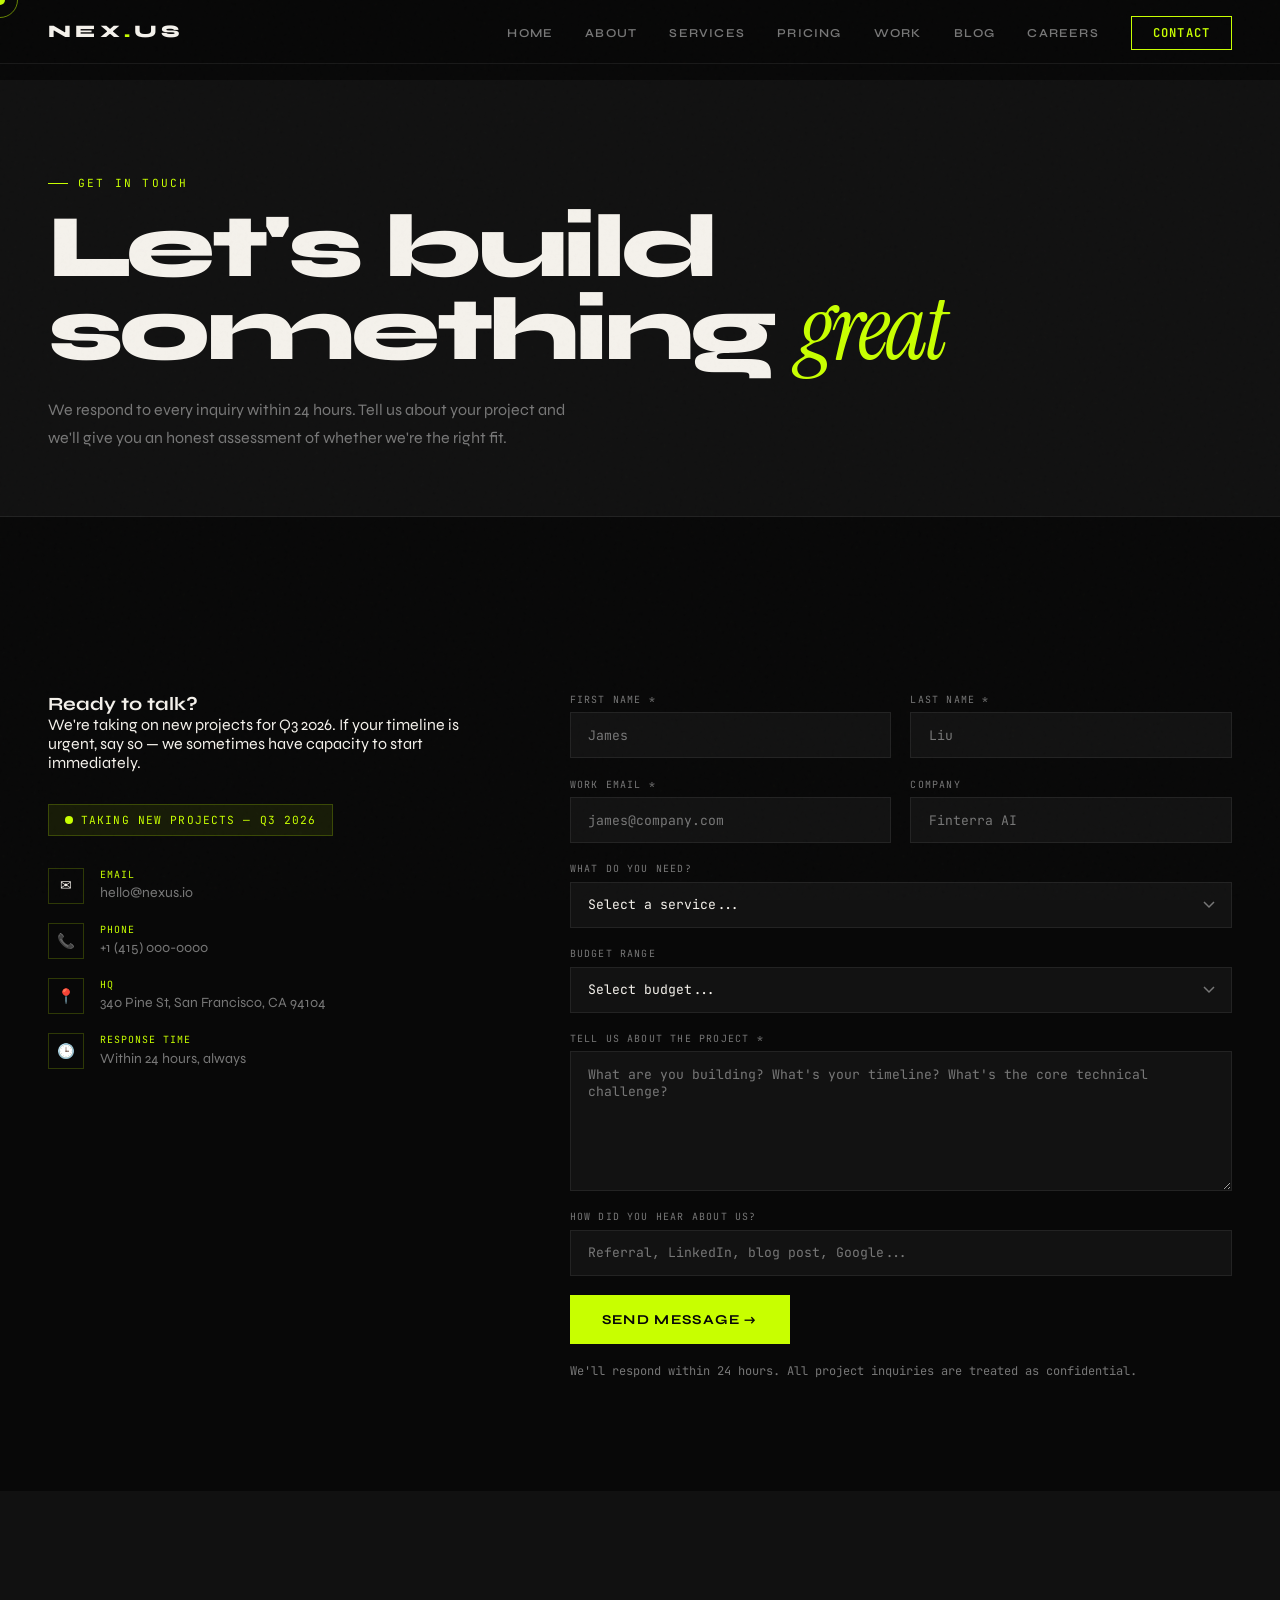
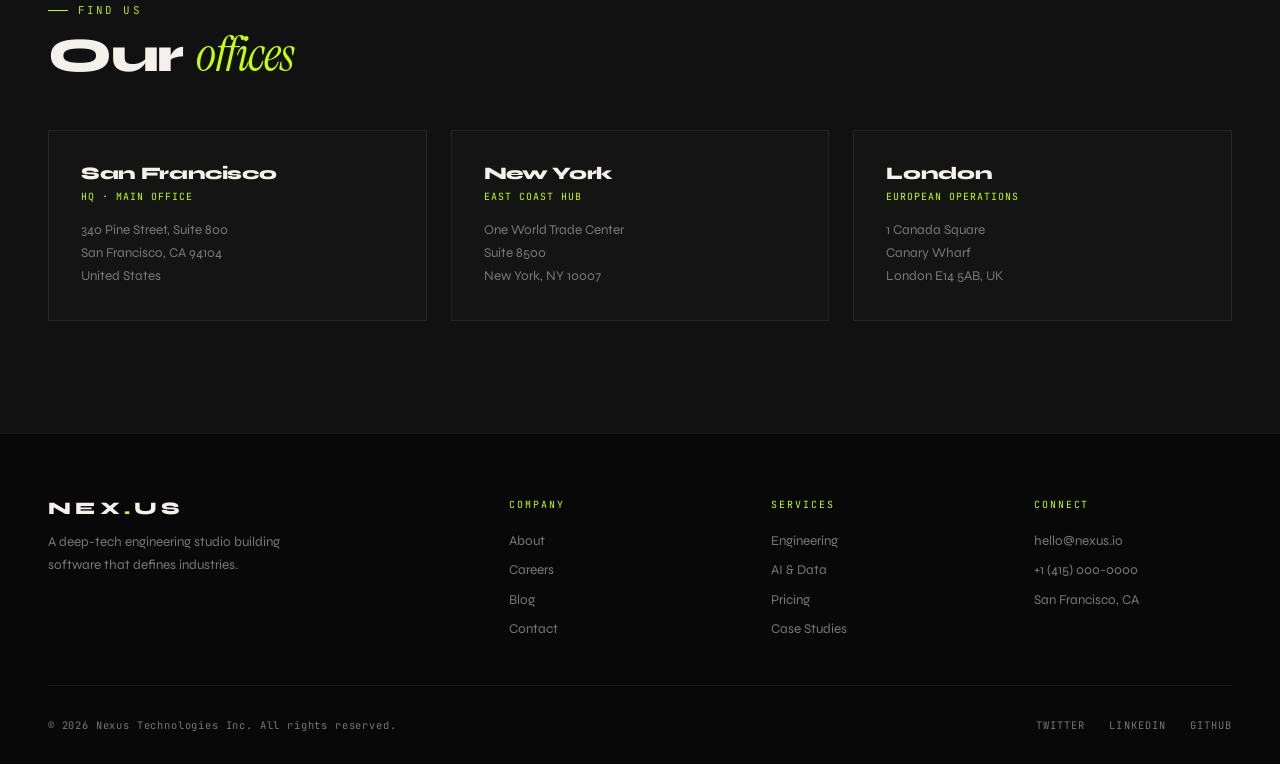
<file: pages/contact.html>
<!DOCTYPE html>
<html lang="en">
<head>
<meta charset="UTF-8"><meta name="viewport" content="width=device-width, initial-scale=1.0">
<title>Contact — NEXUS</title>
<link rel="stylesheet" href="../css/main.css">
<style>
.page-hero{padding:6rem 3rem 4rem;border-bottom:1px solid var(--border);background:var(--dim);}
.hero-inner-title{font-size:clamp(3rem,7vw,6rem);font-weight:800;letter-spacing:-.04em;line-height:.92;}
.hero-inner-title em{font-family:'Instrument Serif',serif;font-style:italic;font-weight:400;color:var(--acid);}
.contact-layout{display:grid;grid-template-columns:1fr 1.5fr;gap:5rem;margin-top:4rem;}
.contact-info h3{font-size:1.3rem;font-weight:800;letter-spacing:-.03em;margin-bottom:.6rem;}
.contact-info p{font-size:.88rem;color:var(--muted);line-height:1.7;margin-bottom:2.5rem;}
.contact-detail{display:flex;flex-direction:column;gap:1.2rem;margin-top:2rem;}
.detail-item{display:flex;gap:1rem;align-items:flex-start;}
.detail-icon{width:36px;height:36px;border:1px solid var(--border-acid);display:flex;align-items:center;justify-content:center;flex-shrink:0;font-size:.9rem;}
.detail-label{font-family:'JetBrains Mono',monospace;font-size:.62rem;color:var(--acid);letter-spacing:.1em;text-transform:uppercase;margin-bottom:.2rem;}
.detail-val{font-size:.88rem;color:var(--muted);}
.avail-badge{display:inline-flex;align-items:center;gap:.5rem;background:rgba(200,255,0,.08);border:1px solid var(--border-acid);padding:.5rem 1rem;margin-top:2rem;}
.avail-dot{width:8px;height:8px;border-radius:50%;background:var(--acid);animation:blink 2s ease-in-out infinite;}
@keyframes blink{0%,100%{opacity:1}50%{opacity:.3}}
.avail-text{font-family:'JetBrains Mono',monospace;font-size:.7rem;color:var(--acid);letter-spacing:.1em;text-transform:uppercase;}

.contact-form{display:flex;flex-direction:column;gap:1.2rem;}
.form-row{display:grid;grid-template-columns:1fr 1fr;gap:1.2rem;}
.form-group{display:flex;flex-direction:column;gap:.4rem;}
.form-label{font-family:'JetBrains Mono',monospace;font-size:.62rem;color:var(--muted);letter-spacing:.12em;text-transform:uppercase;}
.form-group .form-input,.form-group select.form-input{width:100%;}
.submit-btn{background:var(--acid);color:var(--black);border:none;padding:1rem 2rem;font-family:'Syne',sans-serif;font-weight:700;font-size:.85rem;letter-spacing:.1em;text-transform:uppercase;cursor:none;transition:transform .2s,box-shadow .2s;align-self:flex-start;}
.submit-btn:hover{transform:translateY(-2px);box-shadow:0 8px 28px rgba(200,255,0,.25);}

.offices-grid{display:grid;grid-template-columns:repeat(3,1fr);gap:1.5rem;margin-top:3rem;}
.office{background:var(--card);border:1px solid var(--border);padding:2rem;transition:border-color .3s;}
.office:hover{border-color:var(--border-acid);}
.office-city{font-size:1.1rem;font-weight:800;letter-spacing:-.02em;margin-bottom:.4rem;}
.office-type{font-family:'JetBrains Mono',monospace;font-size:.62rem;color:var(--acid);letter-spacing:.1em;text-transform:uppercase;margin-bottom:1rem;}
.office-addr{font-size:.84rem;color:var(--muted);line-height:1.7;}

@media(max-width:900px){.contact-layout{grid-template-columns:1fr;gap:3rem;}.form-row{grid-template-columns:1fr;}.offices-grid{grid-template-columns:1fr;}}
</style>
</head>
<body>
<div class="cursor" id="cursor"></div>
<div class="cursor-ring" id="cursorRing"></div>
<nav>
  <a href="../index.html" class="nav-logo">NEX<span>.</span>US</a>
  <ul class="nav-links" id="navLinks">
    <li><a href="../index.html">Home</a></li>
    <li><a href="about.html">About</a></li>
    <li><a href="services.html">Services</a></li>
    <li><a href="pricing.html">Pricing</a></li>
    <li><a href="work.html">Work</a></li>
    <li><a href="blog.html">Blog</a></li>
    <li><a href="careers.html">Careers</a></li>
    <li><a href="contact.html" class="nav-cta">Contact</a></li>
  </ul>
  <button class="nav-mobile-toggle" id="navToggle">☰</button>
</nav>
<div class="page">
<section class="page-hero">
  <div style="font-family:'JetBrains Mono',monospace;font-size:.7rem;letter-spacing:.2em;text-transform:uppercase;color:var(--acid);margin-bottom:1rem;display:flex;align-items:center;gap:.6rem;"><span style="display:block;width:20px;height:1px;background:var(--acid);"></span>Get in touch</div>
  <h1 class="hero-inner-title">Let's build<br>something <em>great</em></h1>
  <p style="font-size:1rem;color:var(--muted);line-height:1.75;max-width:520px;margin-top:1.5rem;">We respond to every inquiry within 24 hours. Tell us about your project and we'll give you an honest assessment of whether we're the right fit.</p>
</section>

<section class="section">
  <div class="contact-layout">
    <div class="reveal">
      <h3>Ready to talk?</h3>
      <p>We're taking on new projects for Q3 2026. If your timeline is urgent, say so — we sometimes have capacity to start immediately.</p>
      <div class="avail-badge"><div class="avail-dot"></div><div class="avail-text">Taking new projects — Q3 2026</div></div>
      <div class="contact-detail">
        <div class="detail-item"><div class="detail-icon">✉</div><div><div class="detail-label">Email</div><div class="detail-val">hello@nexus.io</div></div></div>
        <div class="detail-item"><div class="detail-icon">📞</div><div><div class="detail-label">Phone</div><div class="detail-val">+1 (415) 000-0000</div></div></div>
        <div class="detail-item"><div class="detail-icon">📍</div><div><div class="detail-label">HQ</div><div class="detail-val">340 Pine St, San Francisco, CA 94104</div></div></div>
        <div class="detail-item"><div class="detail-icon">🕒</div><div><div class="detail-label">Response time</div><div class="detail-val">Within 24 hours, always</div></div></div>
      </div>
    </div>

    <div class="reveal reveal-d2">
      <form class="contact-form" onsubmit="handleSubmit(event)">
        <div class="form-row">
          <div class="form-group"><label class="form-label">First name *</label><input type="text" class="form-input" placeholder="James" required></div>
          <div class="form-group"><label class="form-label">Last name *</label><input type="text" class="form-input" placeholder="Liu" required></div>
        </div>
        <div class="form-row">
          <div class="form-group"><label class="form-label">Work email *</label><input type="email" class="form-input" placeholder="james@company.com" required></div>
          <div class="form-group"><label class="form-label">Company</label><input type="text" class="form-input" placeholder="Finterra AI"></div>
        </div>
        <div class="form-group">
          <label class="form-label">What do you need?</label>
          <select class="form-input form-select">
            <option value="">Select a service...</option>
            <option>Product Engineering</option>
            <option>AI & Data Systems</option>
            <option>Cloud & Infrastructure</option>
            <option>Design System</option>
            <option>Security & Compliance</option>
            <option>Growth Engineering</option>
            <option>Not sure — let's talk</option>
          </select>
        </div>
        <div class="form-group">
          <label class="form-label">Budget range</label>
          <select class="form-input form-select">
            <option value="">Select budget...</option>
            <option>Under $25K (Starter Sprint)</option>
            <option>$25K – $100K (Scale Program)</option>
            <option>$100K – $500K (Enterprise)</option>
            <option>$500K+ (Multi-phase)</option>
            <option>Not sure yet</option>
          </select>
        </div>
        <div class="form-group">
          <label class="form-label">Tell us about the project *</label>
          <textarea class="form-input" placeholder="What are you building? What's your timeline? What's the core technical challenge?" style="min-height:140px;resize:vertical;" required></textarea>
        </div>
        <div class="form-group">
          <label class="form-label">How did you hear about us?</label>
          <input type="text" class="form-input" placeholder="Referral, LinkedIn, blog post, Google...">
        </div>
        <button type="submit" class="submit-btn" id="submitBtn">Send message →</button>
        <p style="font-size:.75rem;color:var(--muted);font-family:'JetBrains Mono',monospace;">We'll respond within 24 hours. All project inquiries are treated as confidential.</p>
      </form>
    </div>
  </div>
</section>

<section class="section" style="background:var(--dim);">
  <div class="reveal"><div class="label">Find us</div><h2 class="section-title">Our <em>offices</em></h2></div>
  <div class="offices-grid">
    <div class="office reveal reveal-d1">
      <div class="office-city">San Francisco</div>
      <div class="office-type">HQ · Main office</div>
      <div class="office-addr">340 Pine Street, Suite 800<br>San Francisco, CA 94104<br>United States</div>
    </div>
    <div class="office reveal reveal-d2">
      <div class="office-city">New York</div>
      <div class="office-type">East Coast hub</div>
      <div class="office-addr">One World Trade Center<br>Suite 8500<br>New York, NY 10007</div>
    </div>
    <div class="office reveal reveal-d3">
      <div class="office-city">London</div>
      <div class="office-type">European operations</div>
      <div class="office-addr">1 Canada Square<br>Canary Wharf<br>London E14 5AB, UK</div>
    </div>
  </div>
</section>

<footer>
  <div class="footer-grid">
    <div><div class="footer-logo">NEX<span>.</span>US</div><p class="footer-tagline">A deep-tech engineering studio building software that defines industries.</p></div>
    <div><div class="footer-col-title">Company</div><ul class="footer-links"><li><a href="about.html">About</a></li><li><a href="careers.html">Careers</a></li><li><a href="blog.html">Blog</a></li><li><a href="contact.html">Contact</a></li></ul></div>
    <div><div class="footer-col-title">Services</div><ul class="footer-links"><li><a href="services.html">Engineering</a></li><li><a href="services.html">AI & Data</a></li><li><a href="pricing.html">Pricing</a></li><li><a href="work.html">Case Studies</a></li></ul></div>
    <div><div class="footer-col-title">Connect</div><ul class="footer-links"><li><a href="mailto:hello@nexus.io">hello@nexus.io</a></li><li><a href="#">+1 (415) 000-0000</a></li><li><a href="#">San Francisco, CA</a></li></ul></div>
  </div>
  <div class="footer-bottom">
    <div class="footer-copy">© 2026 Nexus Technologies Inc. All rights reserved.</div>
    <div class="footer-socials"><a href="#">Twitter</a><a href="#">LinkedIn</a><a href="#">GitHub</a></div>
  </div>
</footer>
</div>
<script src="../js/main.js"></script>
<script>
function handleSubmit(e){
  e.preventDefault();
  const btn=document.getElementById('submitBtn');
  btn.textContent='Sending...';
  btn.style.opacity='.7';
  setTimeout(()=>{
    btn.textContent='Message sent ✓';
    btn.style.background='#a0cc00';
    showToast('Message sent! We\'ll respond within 24 hours.');
    e.target.reset();
    setTimeout(()=>{btn.textContent='Send message →';btn.style.background='var(--acid)';btn.style.opacity='1';},4000);
  },1200);
}
</script>
</body>
</html>
</file>
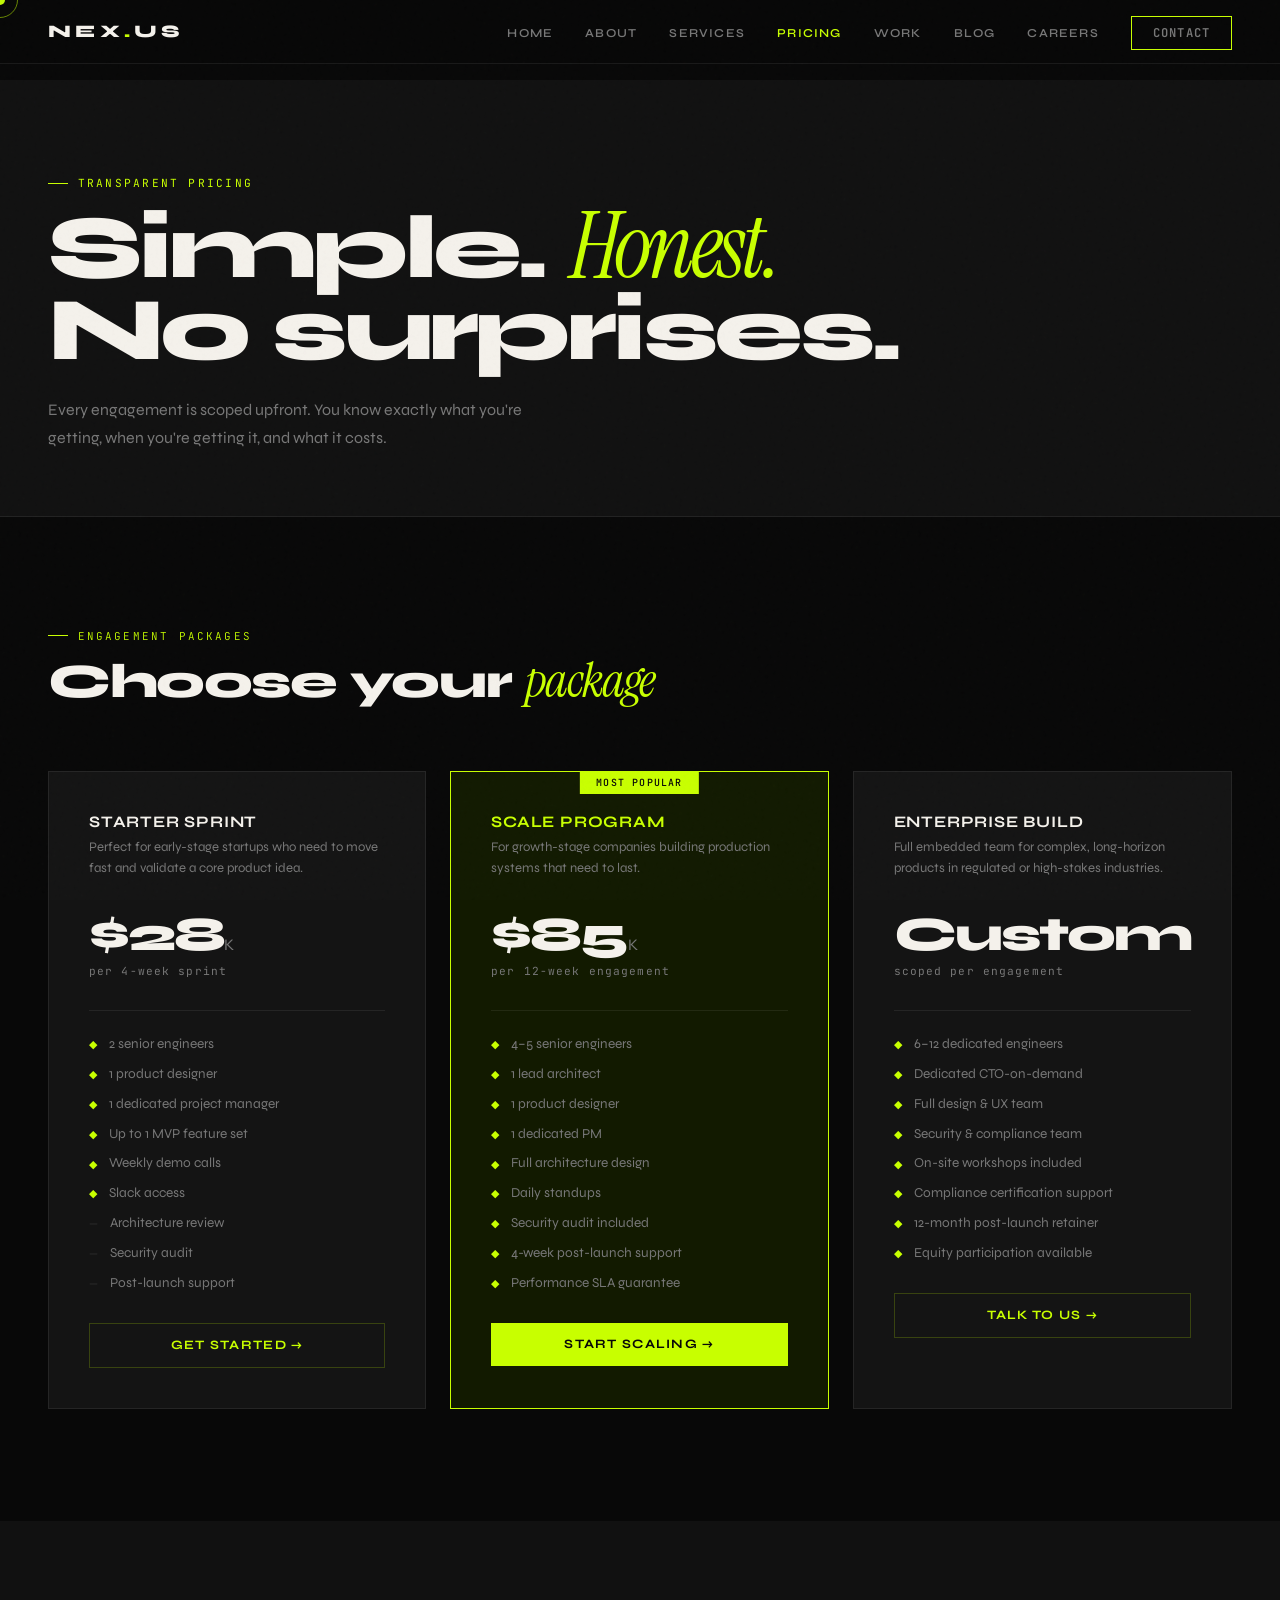
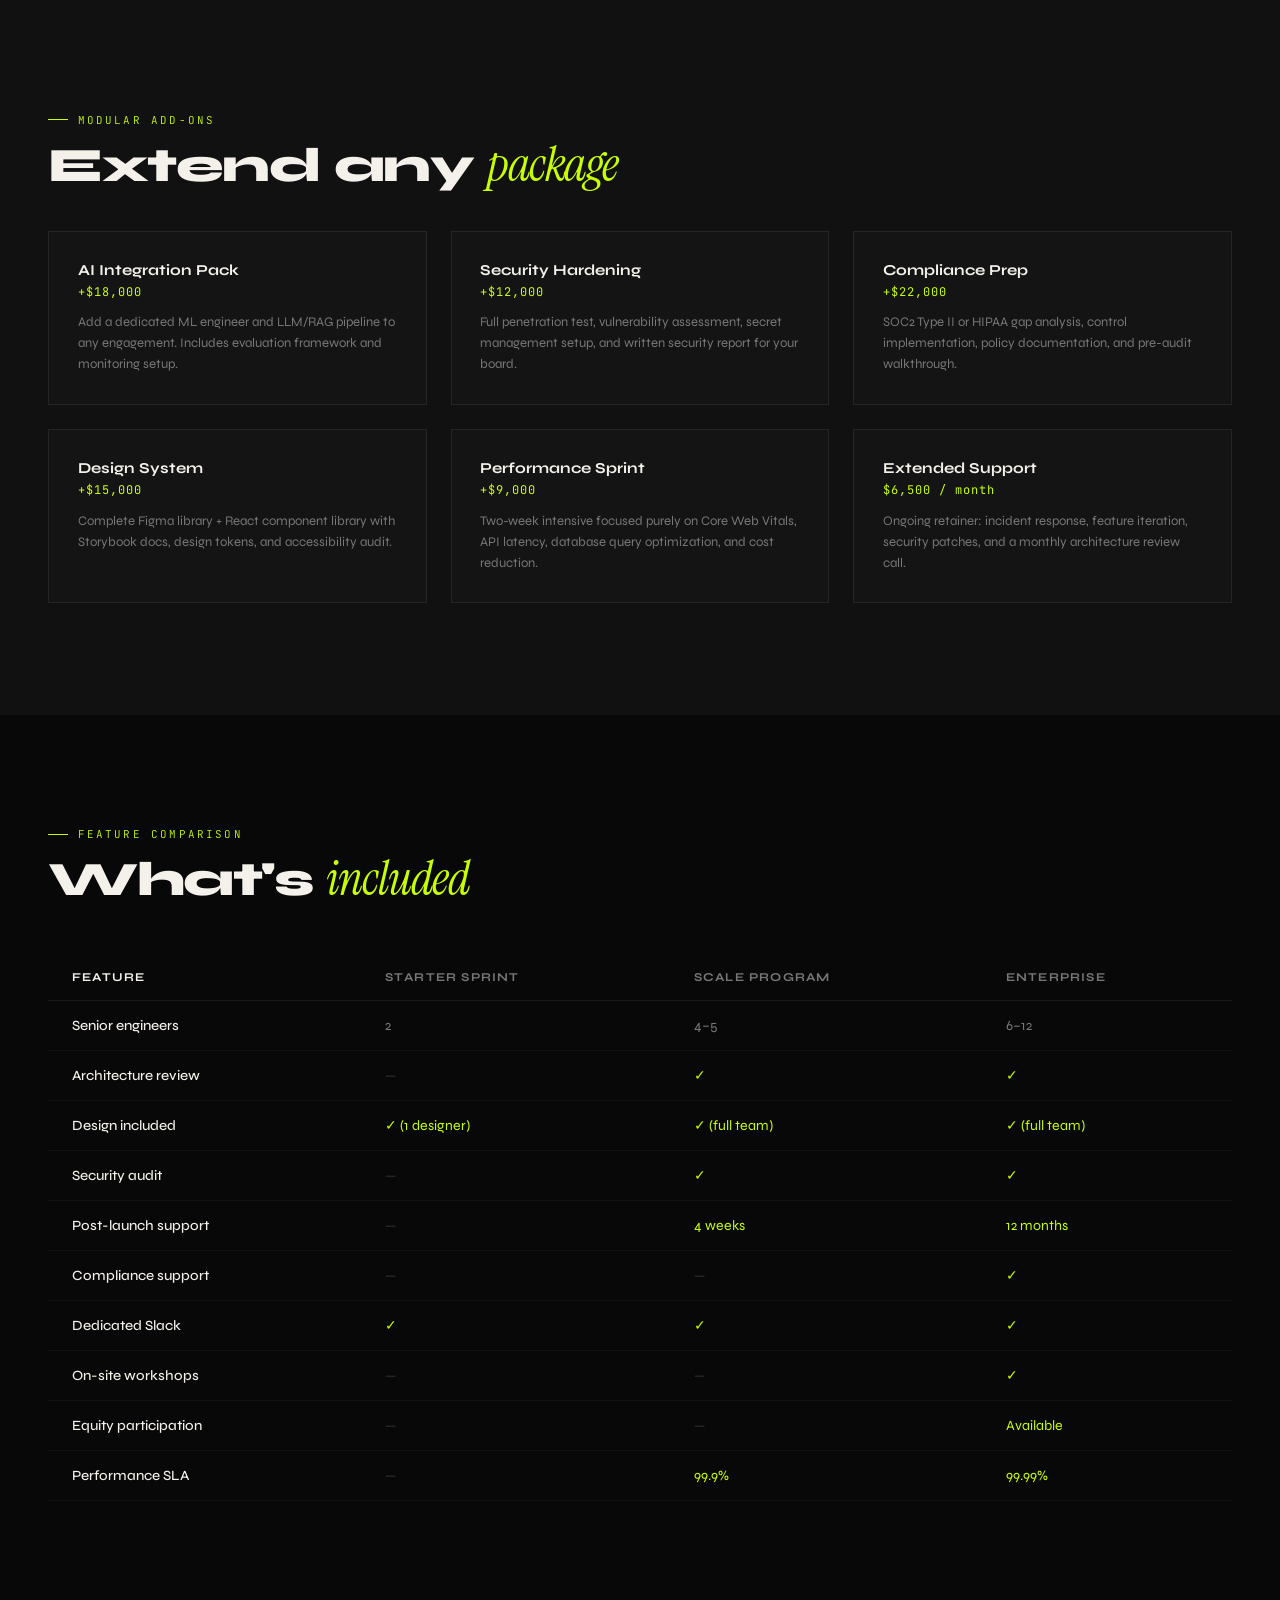
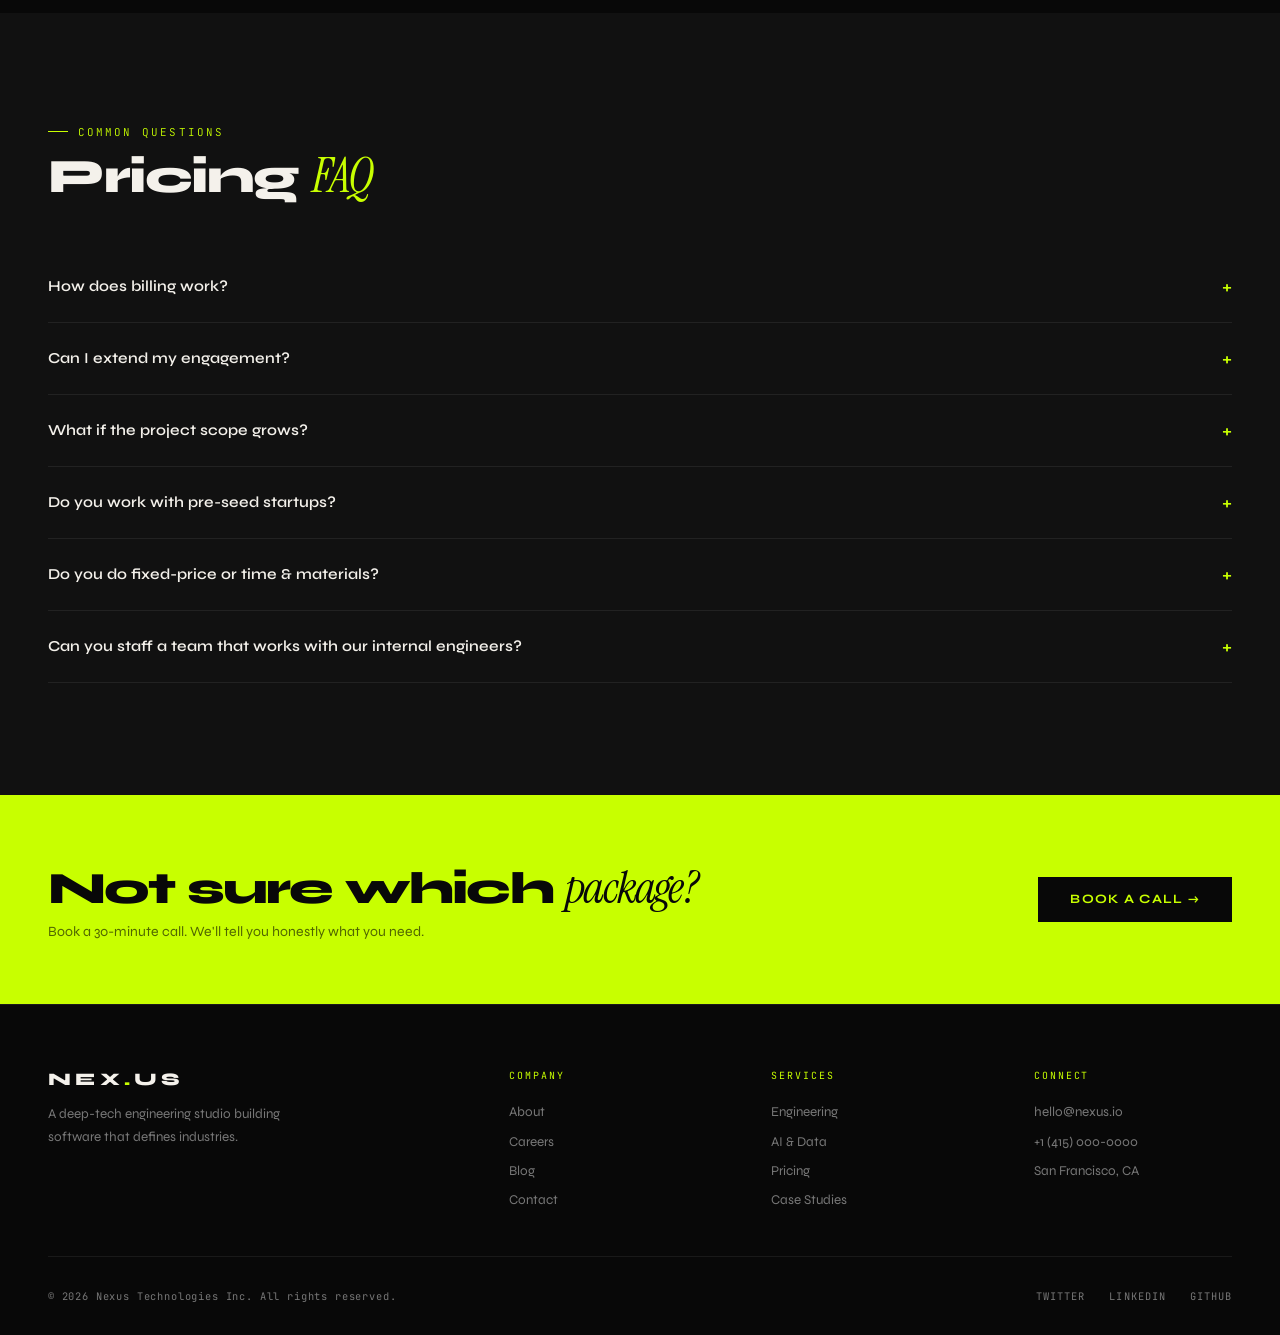
<file: pages/pricing.html>
<!DOCTYPE html>
<html lang="en">
<head>
<meta charset="UTF-8"><meta name="viewport" content="width=device-width, initial-scale=1.0">
<title>Pricing — NEXUS</title>
<link rel="stylesheet" href="../css/main.css">
<style>
.page-hero{padding:6rem 3rem 4rem;border-bottom:1px solid var(--border);background:var(--dim);position:relative;overflow:hidden;}
.hero-inner-title{font-size:clamp(3rem,7vw,6rem);font-weight:800;letter-spacing:-.04em;line-height:.92;}
.hero-inner-title em{font-family:'Instrument Serif',serif;font-style:italic;font-weight:400;color:var(--acid);}

.pricing-grid{display:grid;grid-template-columns:repeat(3,1fr);gap:1.5rem;margin-top:4rem;}
.price-card{background:var(--card);border:1px solid var(--border);padding:2.5rem;position:relative;transition:border-color .3s,transform .3s;cursor:none;}
.price-card:hover{border-color:var(--border-acid);transform:translateY(-4px);}
.price-card.featured{border-color:var(--acid);background:#121a00;}
.featured-badge{position:absolute;top:-1px;left:50%;transform:translateX(-50%);background:var(--acid);color:var(--black);font-family:'JetBrains Mono',monospace;font-size:.62rem;font-weight:500;letter-spacing:.12em;text-transform:uppercase;padding:.3rem 1rem;}
.price-name{font-size:1rem;font-weight:700;letter-spacing:.05em;text-transform:uppercase;margin-bottom:.4rem;}
.price-desc{font-size:.82rem;color:var(--muted);line-height:1.6;margin-bottom:2rem;}
.price-amount{font-size:3rem;font-weight:800;letter-spacing:-.04em;line-height:1;margin-bottom:.3rem;}
.price-amount span{font-size:1rem;font-weight:400;color:var(--muted);letter-spacing:0;}
.price-period{font-family:'JetBrains Mono',monospace;font-size:.7rem;color:var(--muted);letter-spacing:.1em;margin-bottom:2rem;}
.price-divider{border:none;border-top:1px solid var(--border);margin:1.5rem 0;}
.price-feature{display:flex;align-items:flex-start;gap:.75rem;margin-bottom:.8rem;font-size:.85rem;color:var(--muted);}
.price-feature .check{color:var(--acid);flex-shrink:0;font-size:.7rem;margin-top:.2rem;}
.price-feature .cross{color:var(--mid);flex-shrink:0;font-size:.7rem;margin-top:.2rem;}
.price-cta{display:block;text-align:center;margin-top:2rem;padding:.85rem;font-family:'Syne',sans-serif;font-weight:700;font-size:.8rem;letter-spacing:.1em;text-transform:uppercase;text-decoration:none;cursor:none;transition:background .2s,color .2s;}
.price-cta-outline{border:1px solid var(--border-acid);color:var(--acid);}
.price-cta-outline:hover{background:rgba(200,255,0,.06);}
.price-cta-solid{background:var(--acid);color:var(--black);}
.price-cta-solid:hover{box-shadow:0 6px 20px rgba(200,255,0,.25);}

.add-ons{margin-top:5rem;}
.addon-grid{display:grid;grid-template-columns:repeat(3,1fr);gap:1.5rem;margin-top:2.5rem;}
.addon{background:var(--card);border:1px solid var(--border);padding:1.8rem;transition:border-color .3s;}
.addon:hover{border-color:var(--border-acid);}
.addon-name{font-weight:700;font-size:.95rem;margin-bottom:.3rem;}
.addon-price{font-family:'JetBrains Mono',monospace;font-size:.75rem;color:var(--acid);letter-spacing:.08em;margin-bottom:.8rem;}
.addon-desc{font-size:.82rem;color:var(--muted);line-height:1.6;}

.compare-table{width:100%;border-collapse:collapse;margin-top:3rem;}
.compare-table th{text-align:left;font-size:.75rem;font-weight:700;letter-spacing:.1em;text-transform:uppercase;padding:1rem 1.5rem;border-bottom:1px solid var(--border);color:var(--muted);}
.compare-table th:first-child{color:var(--white);}
.compare-table td{padding:1rem 1.5rem;border-bottom:1px solid rgba(255,255,255,.04);font-size:.88rem;color:var(--muted);}
.compare-table td:first-child{color:var(--white);font-weight:500;}
.compare-table td.yes{color:var(--acid);}
.compare-table td.no{color:var(--mid);}
.compare-table tr:hover td{background:rgba(255,255,255,.02);}

.faq-list{margin-top:3rem;}
.faq-item{border-bottom:1px solid var(--border);overflow:hidden;}
.faq-q{width:100%;background:none;border:none;color:var(--white);font-family:'Syne',sans-serif;font-size:.95rem;font-weight:600;text-align:left;padding:1.5rem 0;cursor:none;display:flex;justify-content:space-between;align-items:center;}
.faq-q:after{content:'+';color:var(--acid);font-size:1.2rem;transition:transform .3s;}
.faq-item.open .faq-q:after{transform:rotate(45deg);}
.faq-a{font-size:.88rem;color:var(--muted);line-height:1.8;padding-bottom:1.5rem;display:none;}
.faq-item.open .faq-a{display:block;}

@media(max-width:900px){.pricing-grid{grid-template-columns:1fr;}.addon-grid{grid-template-columns:1fr;}}
</style>
</head>
<body>
<div class="cursor" id="cursor"></div>
<div class="cursor-ring" id="cursorRing"></div>
<nav>
  <a href="../index.html" class="nav-logo">NEX<span>.</span>US</a>
  <ul class="nav-links" id="navLinks">
    <li><a href="../index.html">Home</a></li>
    <li><a href="about.html">About</a></li>
    <li><a href="services.html">Services</a></li>
    <li><a href="pricing.html">Pricing</a></li>
    <li><a href="work.html">Work</a></li>
    <li><a href="blog.html">Blog</a></li>
    <li><a href="careers.html">Careers</a></li>
    <li><a href="contact.html" class="nav-cta">Contact</a></li>
  </ul>
  <button class="nav-mobile-toggle" id="navToggle">☰</button>
</nav>
<div class="page">
<section class="page-hero">
  <div style="font-family:'JetBrains Mono',monospace;font-size:.7rem;letter-spacing:.2em;text-transform:uppercase;color:var(--acid);margin-bottom:1rem;display:flex;align-items:center;gap:.6rem;"><span style="display:block;width:20px;height:1px;background:var(--acid);"></span>Transparent pricing</div>
  <h1 class="hero-inner-title">Simple. <em>Honest.</em><br>No surprises.</h1>
  <p style="font-size:1rem;color:var(--muted);line-height:1.75;max-width:520px;margin-top:1.5rem;">Every engagement is scoped upfront. You know exactly what you're getting, when you're getting it, and what it costs.</p>
</section>

<section class="section">
  <div class="reveal"><div class="label">Engagement packages</div><h2 class="section-title">Choose your <em>package</em></h2></div>
  <div class="pricing-grid">

    <div class="price-card reveal reveal-d1">
      <div class="price-name">Starter Sprint</div>
      <div class="price-desc">Perfect for early-stage startups who need to move fast and validate a core product idea.</div>
      <div class="price-amount">$28<span>K</span></div>
      <div class="price-period">per 4-week sprint</div>
      <hr class="price-divider">
      <div class="price-feature"><span class="check">◆</span>2 senior engineers</div>
      <div class="price-feature"><span class="check">◆</span>1 product designer</div>
      <div class="price-feature"><span class="check">◆</span>1 dedicated project manager</div>
      <div class="price-feature"><span class="check">◆</span>Up to 1 MVP feature set</div>
      <div class="price-feature"><span class="check">◆</span>Weekly demo calls</div>
      <div class="price-feature"><span class="check">◆</span>Slack access</div>
      <div class="price-feature"><span class="cross">—</span>Architecture review</div>
      <div class="price-feature"><span class="cross">—</span>Security audit</div>
      <div class="price-feature"><span class="cross">—</span>Post-launch support</div>
      <a href="contact.html" class="price-cta price-cta-outline">Get started →</a>
    </div>

    <div class="price-card featured reveal reveal-d2">
      <div class="featured-badge">Most Popular</div>
      <div class="price-name" style="color:var(--acid);">Scale Program</div>
      <div class="price-desc">For growth-stage companies building production systems that need to last.</div>
      <div class="price-amount">$85<span>K</span></div>
      <div class="price-period">per 12-week engagement</div>
      <hr class="price-divider">
      <div class="price-feature"><span class="check">◆</span>4–5 senior engineers</div>
      <div class="price-feature"><span class="check">◆</span>1 lead architect</div>
      <div class="price-feature"><span class="check">◆</span>1 product designer</div>
      <div class="price-feature"><span class="check">◆</span>1 dedicated PM</div>
      <div class="price-feature"><span class="check">◆</span>Full architecture design</div>
      <div class="price-feature"><span class="check">◆</span>Daily standups</div>
      <div class="price-feature"><span class="check">◆</span>Security audit included</div>
      <div class="price-feature"><span class="check">◆</span>4-week post-launch support</div>
      <div class="price-feature"><span class="check">◆</span>Performance SLA guarantee</div>
      <a href="contact.html" class="price-cta price-cta-solid">Start scaling →</a>
    </div>

    <div class="price-card reveal reveal-d3">
      <div class="price-name">Enterprise Build</div>
      <div class="price-desc">Full embedded team for complex, long-horizon products in regulated or high-stakes industries.</div>
      <div class="price-amount">Custom</div>
      <div class="price-period">scoped per engagement</div>
      <hr class="price-divider">
      <div class="price-feature"><span class="check">◆</span>6–12 dedicated engineers</div>
      <div class="price-feature"><span class="check">◆</span>Dedicated CTO-on-demand</div>
      <div class="price-feature"><span class="check">◆</span>Full design & UX team</div>
      <div class="price-feature"><span class="check">◆</span>Security & compliance team</div>
      <div class="price-feature"><span class="check">◆</span>On-site workshops included</div>
      <div class="price-feature"><span class="check">◆</span>Compliance certification support</div>
      <div class="price-feature"><span class="check">◆</span>12-month post-launch retainer</div>
      <div class="price-feature"><span class="check">◆</span>Equity participation available</div>
      <a href="contact.html" class="price-cta price-cta-outline">Talk to us →</a>
    </div>
  </div>
</section>

<section class="section" style="background:var(--dim);">
  <div class="add-ons">
    <div class="reveal"><div class="label">Modular add-ons</div><h2 class="section-title">Extend any <em>package</em></h2></div>
    <div class="addon-grid">
      <div class="addon reveal reveal-d1"><div class="addon-name">AI Integration Pack</div><div class="addon-price">+$18,000</div><div class="addon-desc">Add a dedicated ML engineer and LLM/RAG pipeline to any engagement. Includes evaluation framework and monitoring setup.</div></div>
      <div class="addon reveal reveal-d2"><div class="addon-name">Security Hardening</div><div class="addon-price">+$12,000</div><div class="addon-desc">Full penetration test, vulnerability assessment, secret management setup, and written security report for your board.</div></div>
      <div class="addon reveal reveal-d3"><div class="addon-name">Compliance Prep</div><div class="addon-price">+$22,000</div><div class="addon-desc">SOC2 Type II or HIPAA gap analysis, control implementation, policy documentation, and pre-audit walkthrough.</div></div>
      <div class="addon reveal reveal-d1"><div class="addon-name">Design System</div><div class="addon-price">+$15,000</div><div class="addon-desc">Complete Figma library + React component library with Storybook docs, design tokens, and accessibility audit.</div></div>
      <div class="addon reveal reveal-d2"><div class="addon-name">Performance Sprint</div><div class="addon-price">+$9,000</div><div class="addon-desc">Two-week intensive focused purely on Core Web Vitals, API latency, database query optimization, and cost reduction.</div></div>
      <div class="addon reveal reveal-d3"><div class="addon-name">Extended Support</div><div class="addon-price">$6,500 / month</div><div class="addon-desc">Ongoing retainer: incident response, feature iteration, security patches, and a monthly architecture review call.</div></div>
    </div>
  </div>
</section>

<section class="section">
  <div class="reveal"><div class="label">Feature comparison</div><h2 class="section-title">What's <em>included</em></h2></div>
  <div style="overflow-x:auto;" class="reveal">
  <table class="compare-table">
    <thead><tr><th>Feature</th><th>Starter Sprint</th><th>Scale Program</th><th>Enterprise</th></tr></thead>
    <tbody>
      <tr><td>Senior engineers</td><td>2</td><td>4–5</td><td>6–12</td></tr>
      <tr><td>Architecture review</td><td class="no">—</td><td class="yes">✓</td><td class="yes">✓</td></tr>
      <tr><td>Design included</td><td class="yes">✓ (1 designer)</td><td class="yes">✓ (full team)</td><td class="yes">✓ (full team)</td></tr>
      <tr><td>Security audit</td><td class="no">—</td><td class="yes">✓</td><td class="yes">✓</td></tr>
      <tr><td>Post-launch support</td><td class="no">—</td><td class="yes">4 weeks</td><td class="yes">12 months</td></tr>
      <tr><td>Compliance support</td><td class="no">—</td><td class="no">—</td><td class="yes">✓</td></tr>
      <tr><td>Dedicated Slack</td><td class="yes">✓</td><td class="yes">✓</td><td class="yes">✓</td></tr>
      <tr><td>On-site workshops</td><td class="no">—</td><td class="no">—</td><td class="yes">✓</td></tr>
      <tr><td>Equity participation</td><td class="no">—</td><td class="no">—</td><td class="yes">Available</td></tr>
      <tr><td>Performance SLA</td><td class="no">—</td><td class="yes">99.9%</td><td class="yes">99.99%</td></tr>
    </tbody>
  </table>
  </div>
</section>

<section class="section" style="background:var(--dim);">
  <div class="reveal"><div class="label">Common questions</div><h2 class="section-title">Pricing <em>FAQ</em></h2></div>
  <div class="faq-list reveal">
    <div class="faq-item"><button class="faq-q">How does billing work?</button><div class="faq-a">We bill 50% at contract signing and 50% at delivery. For multi-sprint engagements, we bill per sprint milestone. We accept wire transfer, ACH, and all major credit cards.</div></div>
    <div class="faq-item"><button class="faq-q">Can I extend my engagement?</button><div class="faq-a">Yes. Most clients extend. We reserve capacity for current clients first. Extensions are booked at the same rate with no re-onboarding fees.</div></div>
    <div class="faq-item"><button class="faq-q">What if the project scope grows?</button><div class="faq-a">We scope carefully upfront and flag scope changes immediately. If scope grows, we discuss the impact on timeline and cost before proceeding — never after. No surprise invoices.</div></div>
    <div class="faq-item"><button class="faq-q">Do you work with pre-seed startups?</button><div class="faq-a">Yes. The Starter Sprint is designed for early-stage founders. In exceptional cases, we'll also consider equity arrangements for very early companies with compelling technology.</div></div>
    <div class="faq-item"><button class="faq-q">Do you do fixed-price or time & materials?</button><div class="faq-a">We do fixed-price engagements with clearly defined deliverables. We don't do open-ended time & materials billing — it misaligns incentives and creates budget anxiety on your side.</div></div>
    <div class="faq-item"><button class="faq-q">Can you staff a team that works with our internal engineers?</button><div class="faq-a">Absolutely. Many engagements are augmentation, not replacement. We integrate with your existing team, adopt your tools, and help level up your internal capability over time.</div></div>
  </div>
</section>

<div style="background:var(--acid);padding:4rem 3rem;display:flex;justify-content:space-between;align-items:center;gap:2rem;flex-wrap:wrap;">
  <div>
    <div style="font-size:clamp(1.8rem,3.5vw,2.8rem);font-weight:800;letter-spacing:-.04em;color:var(--black);">Not sure which <em style="font-family:'Instrument Serif',serif;font-style:italic;font-weight:400;">package?</em></div>
    <div style="font-size:.88rem;color:rgba(0,0,0,.6);margin-top:.4rem;">Book a 30-minute call. We'll tell you honestly what you need.</div>
  </div>
  <a href="contact.html" style="background:var(--black);color:var(--acid);padding:.9rem 2rem;font-family:'Syne',sans-serif;font-weight:700;font-size:.8rem;letter-spacing:.1em;text-transform:uppercase;text-decoration:none;cursor:none;transition:transform .2s;display:inline-block;">Book a call →</a>
</div>
<footer>
  <div class="footer-grid">
    <div><div class="footer-logo">NEX<span>.</span>US</div><p class="footer-tagline">A deep-tech engineering studio building software that defines industries.</p></div>
    <div><div class="footer-col-title">Company</div><ul class="footer-links"><li><a href="about.html">About</a></li><li><a href="careers.html">Careers</a></li><li><a href="blog.html">Blog</a></li><li><a href="contact.html">Contact</a></li></ul></div>
    <div><div class="footer-col-title">Services</div><ul class="footer-links"><li><a href="services.html">Engineering</a></li><li><a href="services.html">AI & Data</a></li><li><a href="pricing.html">Pricing</a></li><li><a href="work.html">Case Studies</a></li></ul></div>
    <div><div class="footer-col-title">Connect</div><ul class="footer-links"><li><a href="mailto:hello@nexus.io">hello@nexus.io</a></li><li><a href="#">+1 (415) 000-0000</a></li><li><a href="#">San Francisco, CA</a></li></ul></div>
  </div>
  <div class="footer-bottom">
    <div class="footer-copy">© 2026 Nexus Technologies Inc. All rights reserved.</div>
    <div class="footer-socials"><a href="#">Twitter</a><a href="#">LinkedIn</a><a href="#">GitHub</a></div>
  </div>
</footer>
</div>
<script src="../js/main.js"></script>
<script>
document.querySelectorAll('.faq-q').forEach(btn=>{
  btn.addEventListener('click',()=>{
    const item=btn.parentElement;
    const isOpen=item.classList.contains('open');
    document.querySelectorAll('.faq-item').forEach(i=>i.classList.remove('open'));
    if(!isOpen) item.classList.add('open');
  });
});
</script>
</body>
</html>
</file>
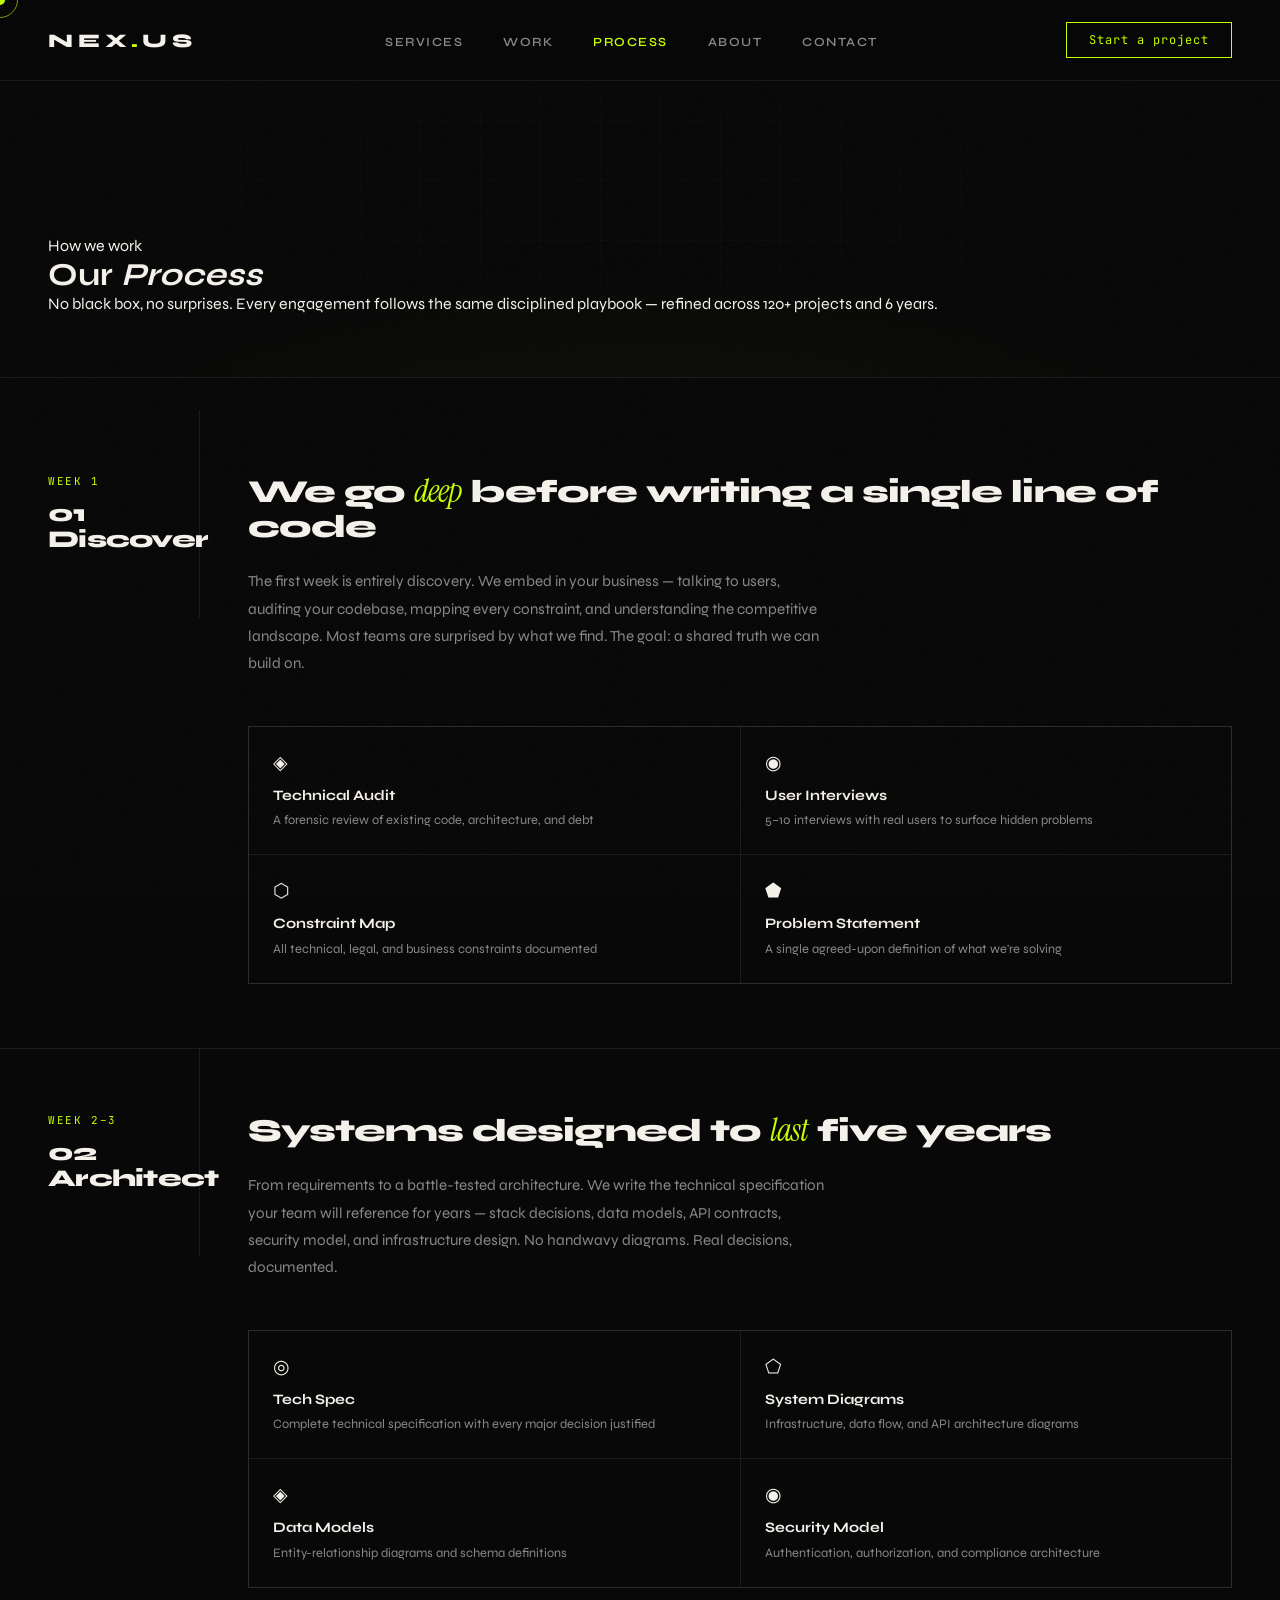
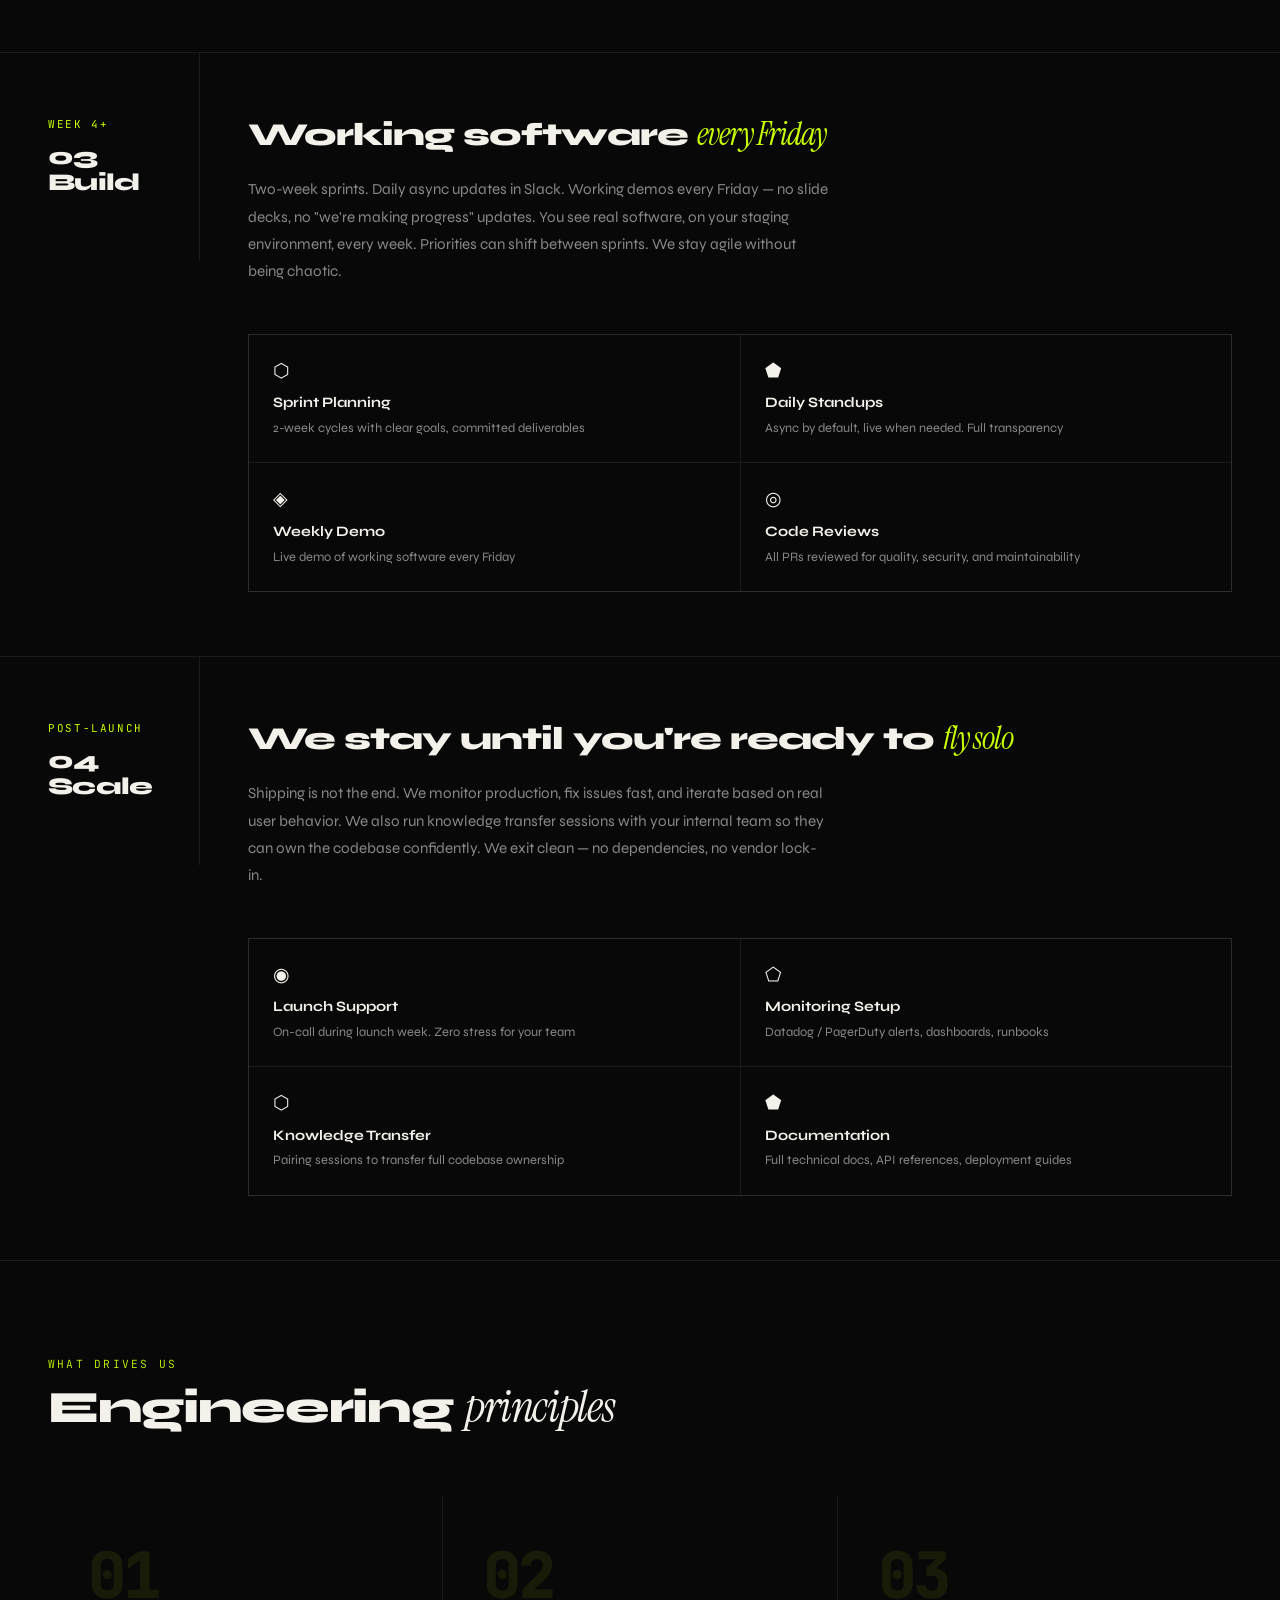
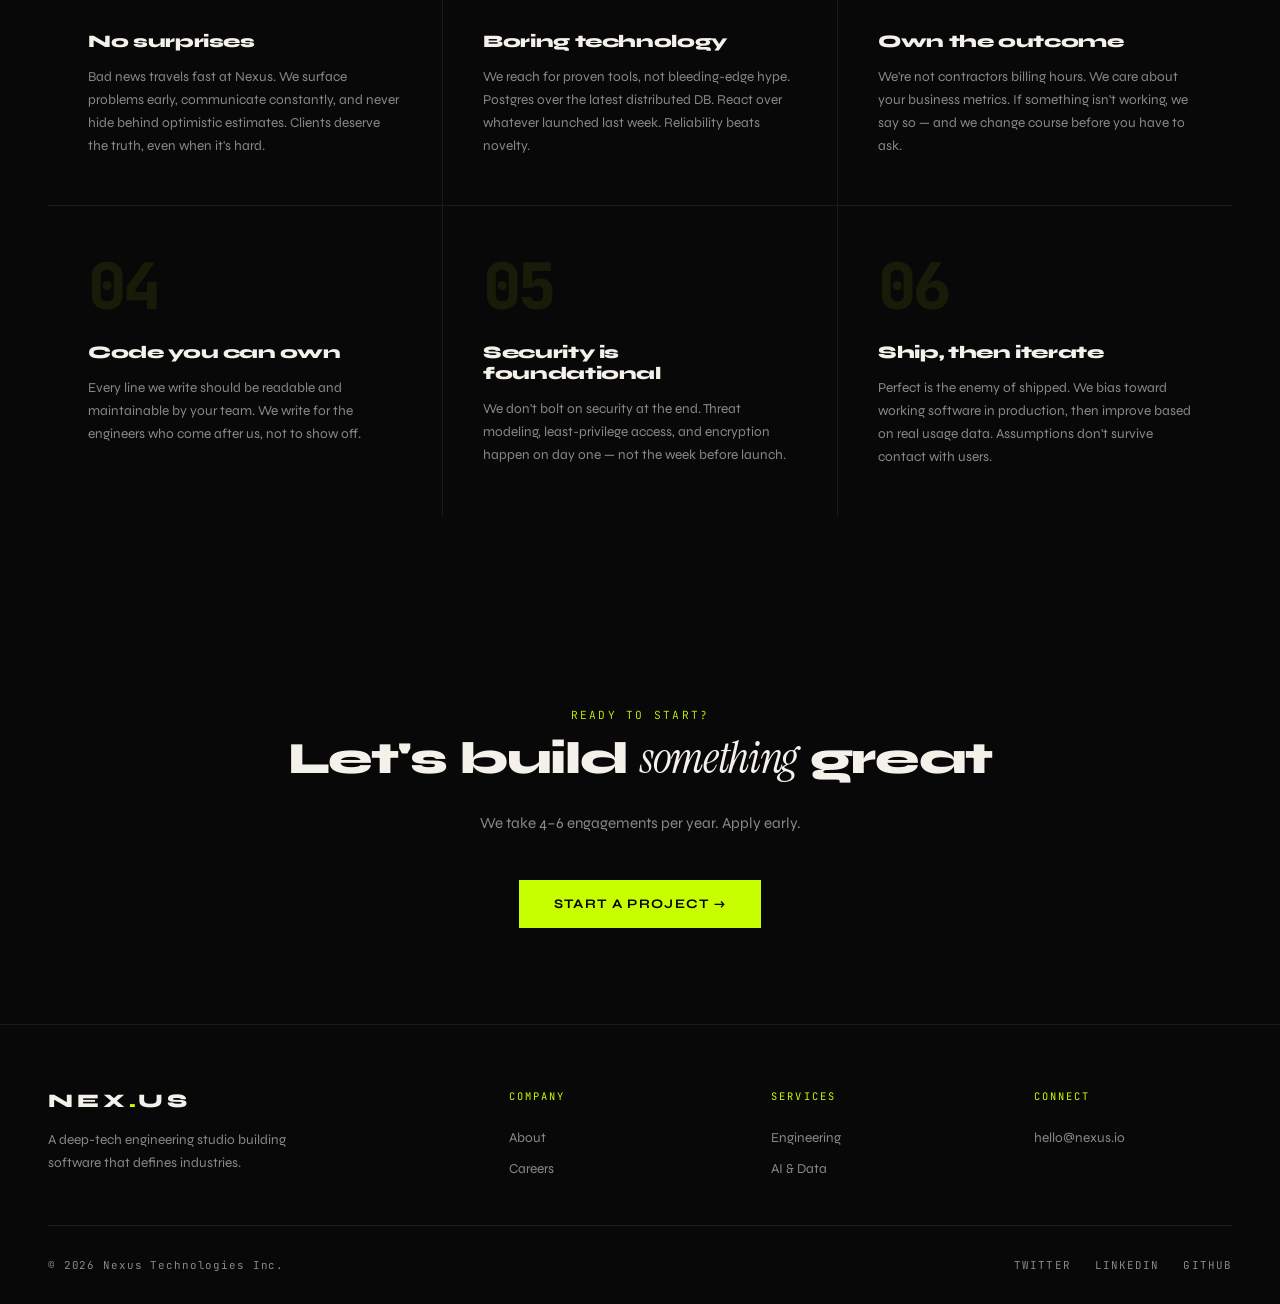
<file: pages/process.html>
<!DOCTYPE html>
<html lang="en">
<head>
<meta charset="UTF-8">
<meta name="viewport" content="width=device-width, initial-scale=1.0">
<title>Process — NEXUS</title>
<link rel="stylesheet" href="../css/style.css">
<style>
  .process-full {
    counter-reset: step;
  }
  .process-phase {
    display: grid;
    grid-template-columns: 200px 1fr;
    gap: 0;
    border-bottom: 1px solid var(--border);
    position: relative;
  }
  .process-phase-sidebar {
    padding: 4rem 3rem;
    border-right: 1px solid var(--border);
    position: sticky;
    top: 80px;
    height: fit-content;
  }
  .phase-week {
    font-family: 'JetBrains Mono', monospace;
    font-size: 0.68rem; letter-spacing: 0.15em;
    text-transform: uppercase; color: var(--acid);
    margin-bottom: 0.8rem;
  }
  .phase-name {
    font-size: 1.5rem; font-weight: 800;
    letter-spacing: -0.03em; line-height: 1.1;
  }
  .process-phase-content {
    padding: 4rem 3rem;
  }
  .phase-headline {
    font-size: 2rem; font-weight: 800;
    letter-spacing: -0.03em; line-height: 1.1;
    margin-bottom: 1.5rem;
  }
  .phase-headline em {
    font-family: 'Instrument Serif', serif;
    font-style: italic; font-weight: 400;
    color: var(--acid);
  }
  .phase-desc {
    font-size: 0.95rem; color: var(--muted);
    line-height: 1.8; max-width: 580px;
    margin-bottom: 3rem;
  }
  .phase-deliverables {
    display: grid;
    grid-template-columns: repeat(2, 1fr);
    gap: 1px;
    background: var(--border);
    border: 1px solid var(--border);
  }
  .deliverable {
    background: var(--black);
    padding: 1.5rem;
    transition: background 0.2s;
  }
  .deliverable:hover { background: var(--dim); }
  .deliverable-icon {
    font-size: 1.2rem; margin-bottom: 0.8rem;
  }
  .deliverable-name {
    font-size: 0.9rem; font-weight: 700;
    margin-bottom: 0.4rem;
  }
  .deliverable-desc {
    font-size: 0.8rem; color: var(--muted);
    line-height: 1.6;
  }

  /* PRINCIPLES */
  .principles-grid {
    display: grid;
    grid-template-columns: repeat(3, 1fr);
    gap: 1px;
    background: var(--border);
  }
  .principle {
    background: var(--black);
    padding: 3rem 2.5rem;
  }
  .principle-num {
    font-family: 'JetBrains Mono', monospace;
    font-size: 4rem; font-weight: 800;
    color: rgba(200,255,0,0.08);
    letter-spacing: -0.05em;
    line-height: 1;
    margin-bottom: 1.5rem;
  }
  .principle-title {
    font-size: 1.1rem; font-weight: 800;
    letter-spacing: -0.02em; margin-bottom: 0.8rem;
  }
  .principle-desc {
    font-size: 0.85rem; color: var(--muted);
    line-height: 1.7;
  }

  @media (max-width:900px) {
    .process-phase { grid-template-columns: 1fr; }
    .process-phase-sidebar { position: static; border-right: none; border-bottom: 1px solid var(--border); padding: 2rem 1.5rem; }
    .process-phase-content { padding: 2rem 1.5rem; }
    .phase-deliverables { grid-template-columns: 1fr; }
    .principles-grid { grid-template-columns: 1fr; }
  }
</style>
</head>
<body>
<div class="cursor" id="cursor"></div>
<div class="cursor-ring" id="cursorRing"></div>

<nav>
  <a href="../index.html" class="nav-logo">NEX<span>.</span>US</a>
  <ul class="nav-links">
    <li><a href="services.html">Services</a></li>
    <li><a href="work.html">Work</a></li>
    <li><a href="process.html">Process</a></li>
    <li><a href="about.html">About</a></li>
    <li><a href="contact.html">Contact</a></li>
  </ul>
  <a href="contact.html" class="nav-cta">Start a project</a>
</nav>

<div class="page-hero">
  <div class="page-hero-bg"></div>
  <div class="page-hero-grid"></div>
  <div class="page-hero-label">How we work</div>
  <h1 class="page-hero-title reveal">Our <em>Process</em></h1>
  <p class="page-hero-desc reveal reveal-delay-1">No black box, no surprises. Every engagement follows the same disciplined playbook — refined across 120+ projects and 6 years.</p>
</div>

<div class="process-full section" style="padding-top: 2rem; padding-bottom: 0; padding-left: 0; padding-right: 0;">

  <div class="process-phase reveal">
    <div class="process-phase-sidebar">
      <div class="phase-week">Week 1</div>
      <div class="phase-name">01<br>Discover</div>
    </div>
    <div class="process-phase-content">
      <div class="phase-headline">We go <em>deep</em> before writing a single line of code</div>
      <p class="phase-desc">The first week is entirely discovery. We embed in your business — talking to users, auditing your codebase, mapping every constraint, and understanding the competitive landscape. Most teams are surprised by what we find. The goal: a shared truth we can build on.</p>
      <div class="phase-deliverables">
        <div class="deliverable"><div class="deliverable-icon">◈</div><div class="deliverable-name">Technical Audit</div><div class="deliverable-desc">A forensic review of existing code, architecture, and debt</div></div>
        <div class="deliverable"><div class="deliverable-icon">◉</div><div class="deliverable-name">User Interviews</div><div class="deliverable-desc">5–10 interviews with real users to surface hidden problems</div></div>
        <div class="deliverable"><div class="deliverable-icon">⬡</div><div class="deliverable-name">Constraint Map</div><div class="deliverable-desc">All technical, legal, and business constraints documented</div></div>
        <div class="deliverable"><div class="deliverable-icon">⬟</div><div class="deliverable-name">Problem Statement</div><div class="deliverable-desc">A single agreed-upon definition of what we're solving</div></div>
      </div>
    </div>
  </div>

  <div class="process-phase reveal">
    <div class="process-phase-sidebar">
      <div class="phase-week">Week 2–3</div>
      <div class="phase-name">02<br>Architect</div>
    </div>
    <div class="process-phase-content">
      <div class="phase-headline">Systems designed to <em>last</em> five years</div>
      <p class="phase-desc">From requirements to a battle-tested architecture. We write the technical specification your team will reference for years — stack decisions, data models, API contracts, security model, and infrastructure design. No handwavy diagrams. Real decisions, documented.</p>
      <div class="phase-deliverables">
        <div class="deliverable"><div class="deliverable-icon">◎</div><div class="deliverable-name">Tech Spec</div><div class="deliverable-desc">Complete technical specification with every major decision justified</div></div>
        <div class="deliverable"><div class="deliverable-icon">⬠</div><div class="deliverable-name">System Diagrams</div><div class="deliverable-desc">Infrastructure, data flow, and API architecture diagrams</div></div>
        <div class="deliverable"><div class="deliverable-icon">◈</div><div class="deliverable-name">Data Models</div><div class="deliverable-desc">Entity-relationship diagrams and schema definitions</div></div>
        <div class="deliverable"><div class="deliverable-icon">◉</div><div class="deliverable-name">Security Model</div><div class="deliverable-desc">Authentication, authorization, and compliance architecture</div></div>
      </div>
    </div>
  </div>

  <div class="process-phase reveal">
    <div class="process-phase-sidebar">
      <div class="phase-week">Week 4+</div>
      <div class="phase-name">03<br>Build</div>
    </div>
    <div class="process-phase-content">
      <div class="phase-headline">Working software <em>every Friday</em></div>
      <p class="phase-desc">Two-week sprints. Daily async updates in Slack. Working demos every Friday — no slide decks, no "we're making progress" updates. You see real software, on your staging environment, every week. Priorities can shift between sprints. We stay agile without being chaotic.</p>
      <div class="phase-deliverables">
        <div class="deliverable"><div class="deliverable-icon">⬡</div><div class="deliverable-name">Sprint Planning</div><div class="deliverable-desc">2-week cycles with clear goals, committed deliverables</div></div>
        <div class="deliverable"><div class="deliverable-icon">⬟</div><div class="deliverable-name">Daily Standups</div><div class="deliverable-desc">Async by default, live when needed. Full transparency</div></div>
        <div class="deliverable"><div class="deliverable-icon">◈</div><div class="deliverable-name">Weekly Demo</div><div class="deliverable-desc">Live demo of working software every Friday</div></div>
        <div class="deliverable"><div class="deliverable-icon">◎</div><div class="deliverable-name">Code Reviews</div><div class="deliverable-desc">All PRs reviewed for quality, security, and maintainability</div></div>
      </div>
    </div>
  </div>

  <div class="process-phase reveal">
    <div class="process-phase-sidebar">
      <div class="phase-week">Post-launch</div>
      <div class="phase-name">04<br>Scale</div>
    </div>
    <div class="process-phase-content">
      <div class="phase-headline">We stay until you're ready to <em>fly solo</em></div>
      <p class="phase-desc">Shipping is not the end. We monitor production, fix issues fast, and iterate based on real user behavior. We also run knowledge transfer sessions with your internal team so they can own the codebase confidently. We exit clean — no dependencies, no vendor lock-in.</p>
      <div class="phase-deliverables">
        <div class="deliverable"><div class="deliverable-icon">◉</div><div class="deliverable-name">Launch Support</div><div class="deliverable-desc">On-call during launch week. Zero stress for your team</div></div>
        <div class="deliverable"><div class="deliverable-icon">⬠</div><div class="deliverable-name">Monitoring Setup</div><div class="deliverable-desc">Datadog / PagerDuty alerts, dashboards, runbooks</div></div>
        <div class="deliverable"><div class="deliverable-icon">⬡</div><div class="deliverable-name">Knowledge Transfer</div><div class="deliverable-desc">Pairing sessions to transfer full codebase ownership</div></div>
        <div class="deliverable"><div class="deliverable-icon">⬟</div><div class="deliverable-name">Documentation</div><div class="deliverable-desc">Full technical docs, API references, deployment guides</div></div>
      </div>
    </div>
  </div>
</div>

<!-- PRINCIPLES -->
<section class="section section-alt">
  <div class="section-label reveal">What drives us</div>
  <h2 class="section-title reveal" style="margin-bottom: 4rem;">Engineering <em>principles</em></h2>

  <div class="principles-grid">
    <div class="principle reveal reveal-delay-1">
      <div class="principle-num">01</div>
      <div class="principle-title">No surprises</div>
      <p class="principle-desc">Bad news travels fast at Nexus. We surface problems early, communicate constantly, and never hide behind optimistic estimates. Clients deserve the truth, even when it's hard.</p>
    </div>
    <div class="principle reveal reveal-delay-2">
      <div class="principle-num">02</div>
      <div class="principle-title">Boring technology</div>
      <p class="principle-desc">We reach for proven tools, not bleeding-edge hype. Postgres over the latest distributed DB. React over whatever launched last week. Reliability beats novelty.</p>
    </div>
    <div class="principle reveal reveal-delay-3">
      <div class="principle-num">03</div>
      <div class="principle-title">Own the outcome</div>
      <p class="principle-desc">We're not contractors billing hours. We care about your business metrics. If something isn't working, we say so — and we change course before you have to ask.</p>
    </div>
    <div class="principle reveal reveal-delay-1">
      <div class="principle-num">04</div>
      <div class="principle-title">Code you can own</div>
      <p class="principle-desc">Every line we write should be readable and maintainable by your team. We write for the engineers who come after us, not to show off.</p>
    </div>
    <div class="principle reveal reveal-delay-2">
      <div class="principle-num">05</div>
      <div class="principle-title">Security is foundational</div>
      <p class="principle-desc">We don't bolt on security at the end. Threat modeling, least-privilege access, and encryption happen on day one — not the week before launch.</p>
    </div>
    <div class="principle reveal reveal-delay-3">
      <div class="principle-num">06</div>
      <div class="principle-title">Ship, then iterate</div>
      <p class="principle-desc">Perfect is the enemy of shipped. We bias toward working software in production, then improve based on real usage data. Assumptions don't survive contact with users.</p>
    </div>
  </div>
</section>

<section class="section" style="text-align:center; padding: 6rem 3rem;">
  <div class="section-label reveal">Ready to start?</div>
  <h2 class="section-title reveal" style="margin-bottom: 2rem;">Let's build <em>something</em> great</h2>
  <p style="color: var(--muted); font-size: 0.95rem; margin-bottom: 3rem;" class="reveal">We take 4–6 engagements per year. Apply early.</p>
  <a href="contact.html" class="btn-primary reveal">Start a project →</a>
</section>

<footer>
  <div class="footer-top">
    <div><div class="footer-brand-name">NEX<span>.</span>US</div><p class="footer-tagline">A deep-tech engineering studio building software that defines industries.</p></div>
    <div><div class="footer-col-title">Company</div><ul class="footer-links"><li><a href="about.html">About</a></li><li><a href="about.html#careers">Careers</a></li></ul></div>
    <div><div class="footer-col-title">Services</div><ul class="footer-links"><li><a href="services.html">Engineering</a></li><li><a href="services.html">AI & Data</a></li></ul></div>
    <div><div class="footer-col-title">Connect</div><ul class="footer-links"><li><a href="contact.html">hello@nexus.io</a></li></ul></div>
  </div>
  <div class="footer-bottom">
    <div class="footer-copy">© 2026 Nexus Technologies Inc.</div>
    <div class="footer-socials"><a href="#">Twitter</a><a href="#">LinkedIn</a><a href="#">GitHub</a></div>
  </div>
</footer>
<script src="../js/main.js"></script>
</body>
</html>
</file>
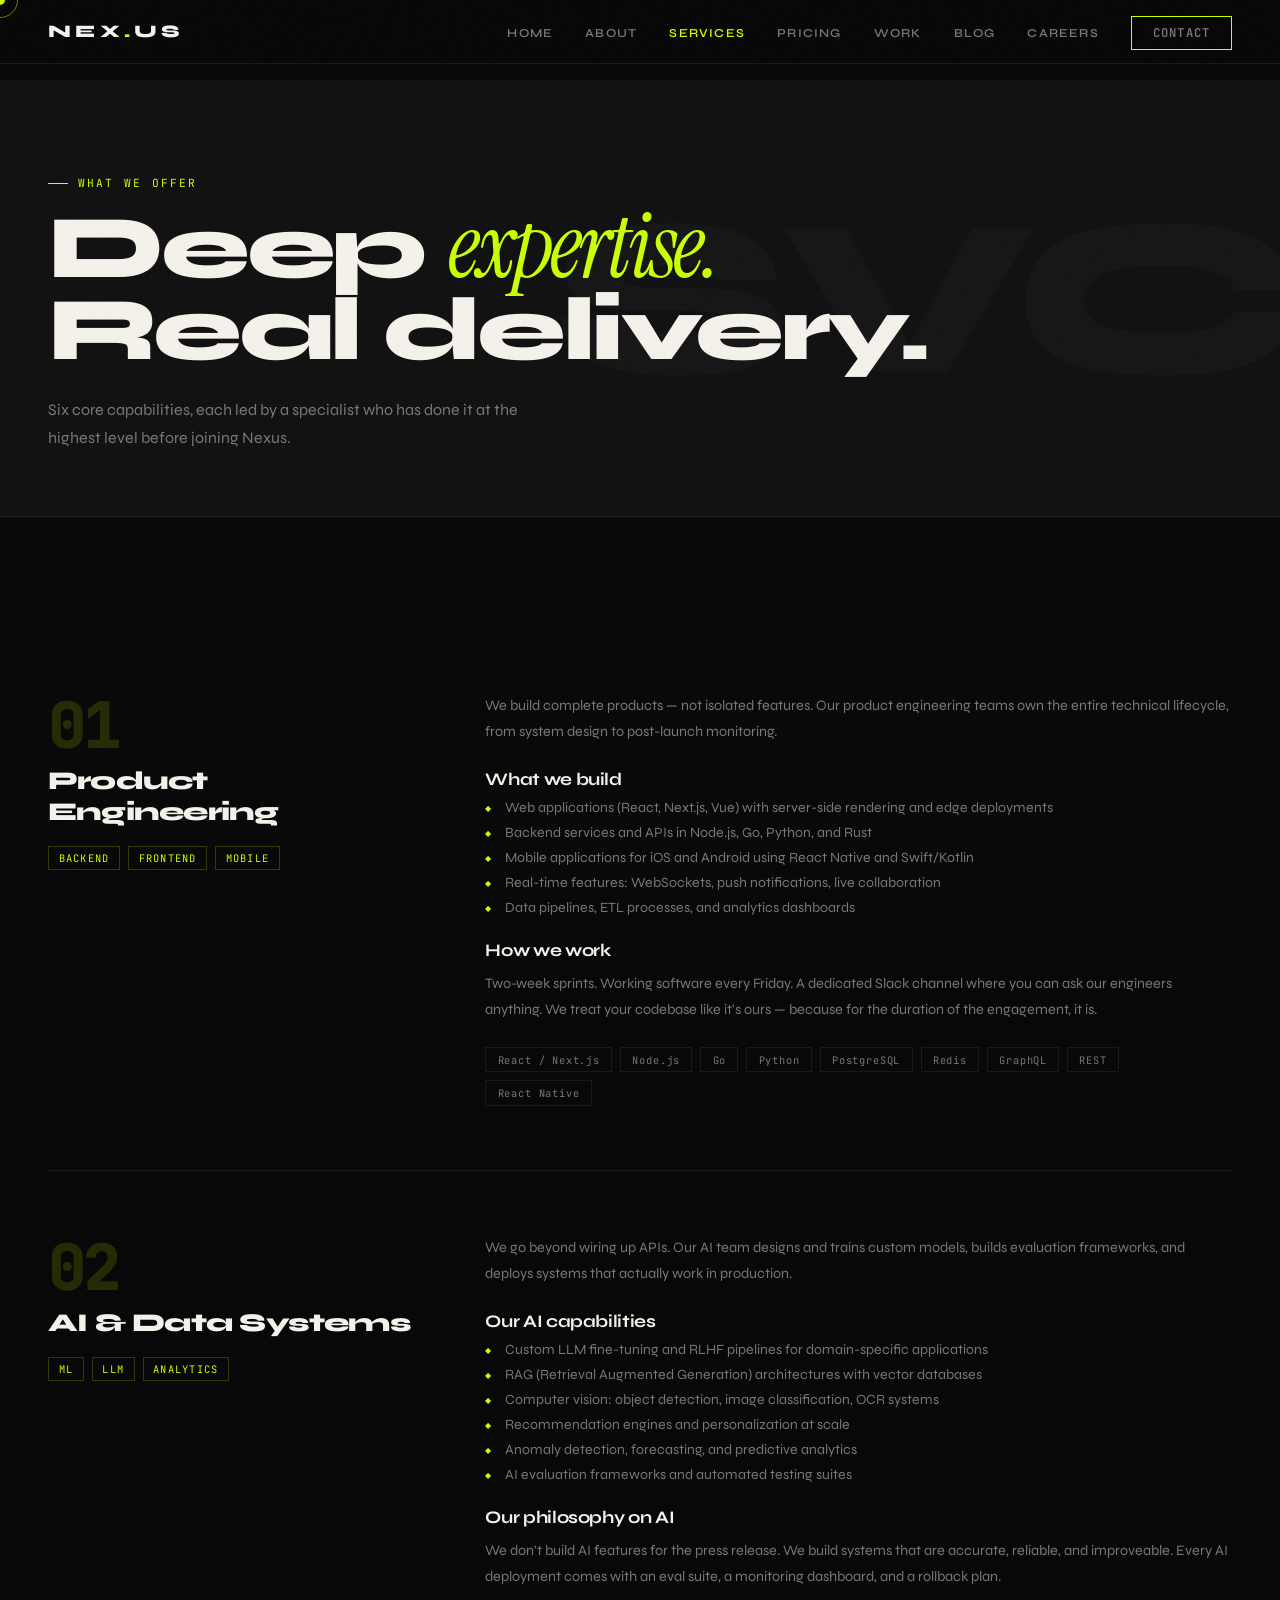
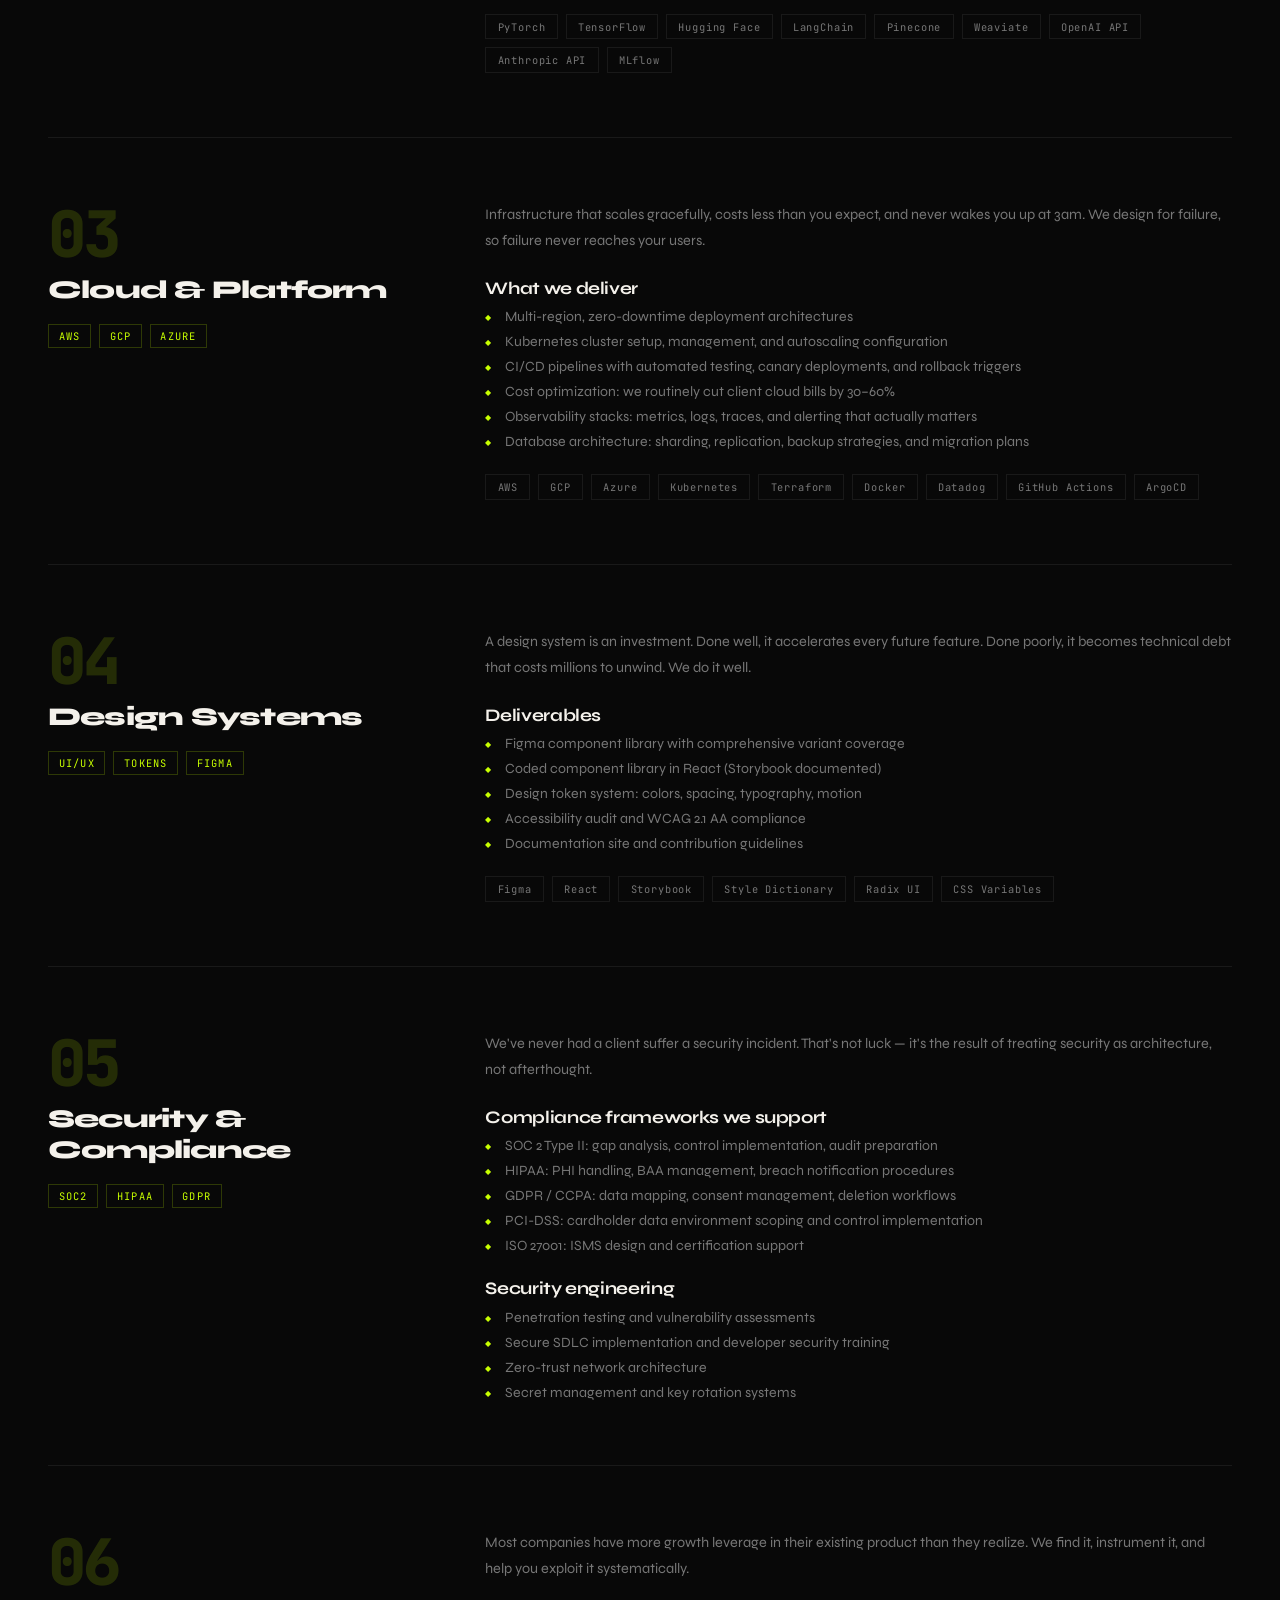
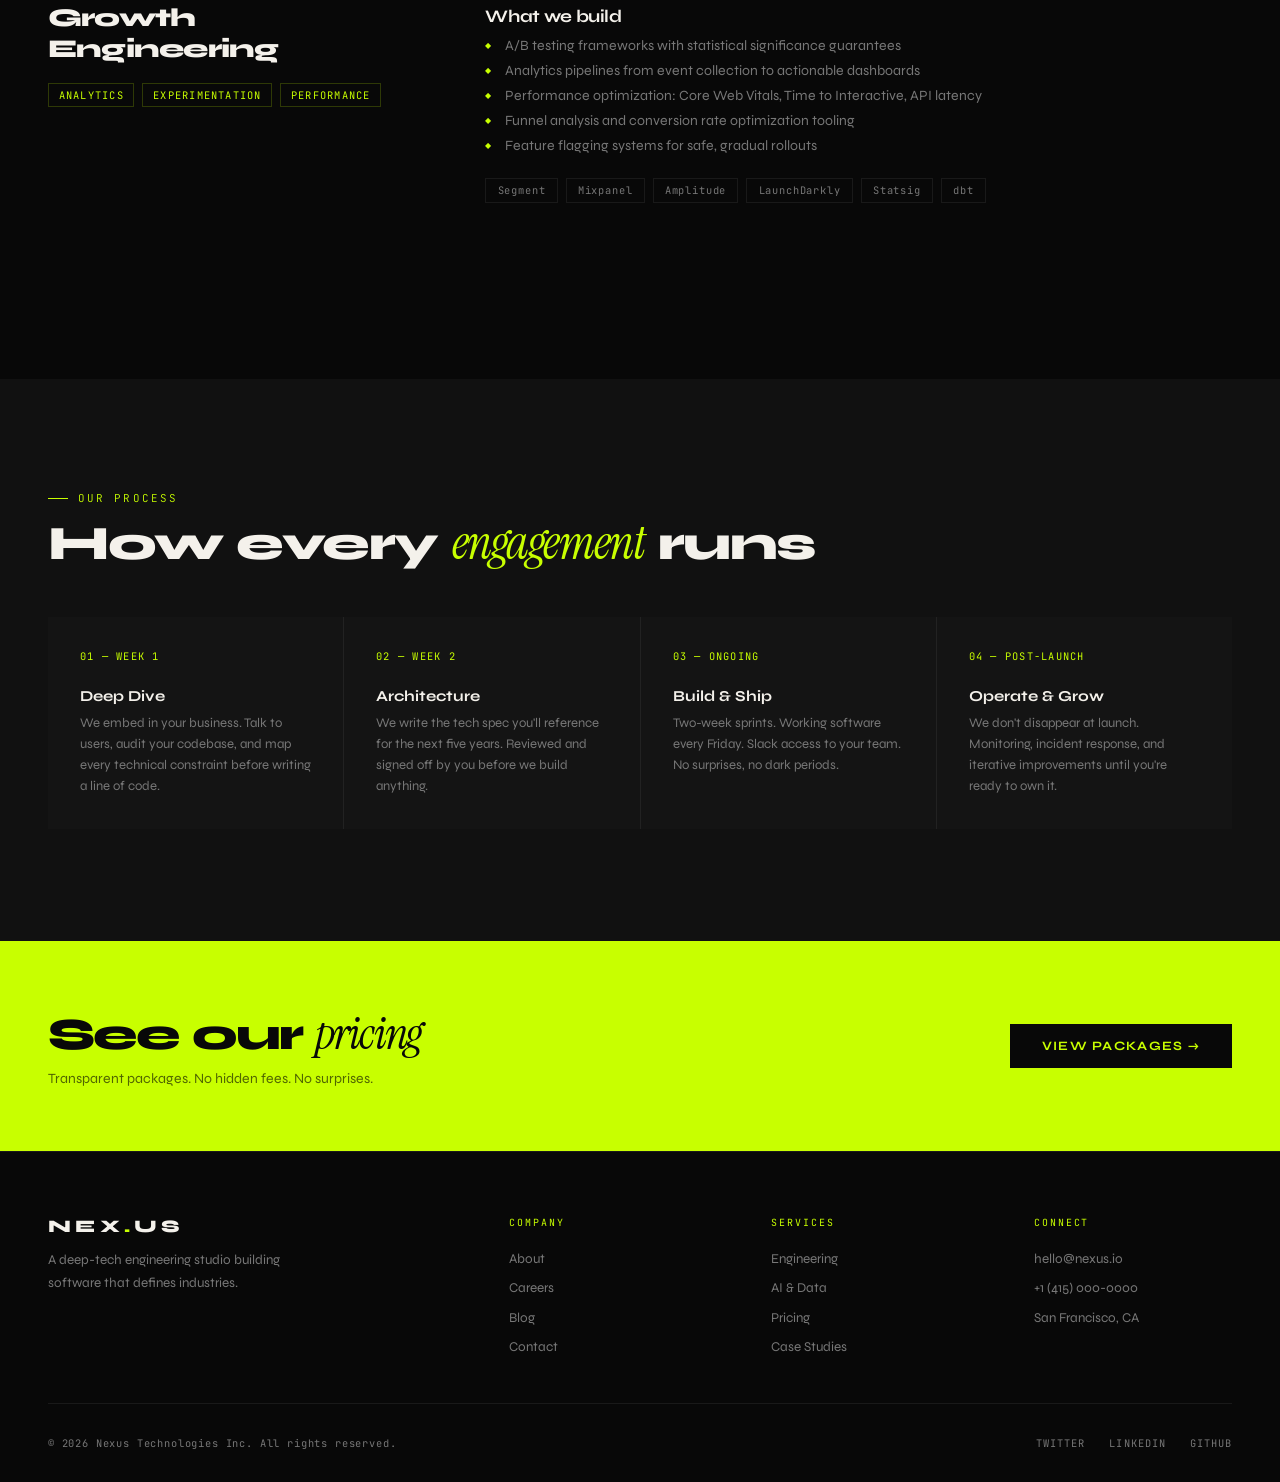
<file: pages/services.html>
<!DOCTYPE html>
<html lang="en">
<head>
<meta charset="UTF-8"><meta name="viewport" content="width=device-width, initial-scale=1.0">
<title>Services — NEXUS</title>
<link rel="stylesheet" href="../css/main.css">
<style>
.page-hero{padding:6rem 3rem 4rem;border-bottom:1px solid var(--border);background:var(--dim);position:relative;overflow:hidden;}
.page-hero::after{content:'SVC';position:absolute;right:-1rem;top:50%;transform:translateY(-50%);font-size:14rem;font-weight:800;color:rgba(255,255,255,.025);letter-spacing:-.05em;pointer-events:none;}
.hero-inner-title{font-size:clamp(3rem,7vw,6rem);font-weight:800;letter-spacing:-.04em;line-height:.92;}
.hero-inner-title em{font-family:'Instrument Serif',serif;font-style:italic;font-weight:400;color:var(--acid);}
.svc-detail{display:grid;grid-template-columns:1fr 2fr;gap:4rem;align-items:start;padding:4rem 0;border-bottom:1px solid var(--border);}
.svc-detail:last-child{border-bottom:none;}
.svc-left{position:sticky;top:100px;}
.svc-number{font-family:'JetBrains Mono',monospace;font-size:4rem;font-weight:800;color:rgba(200,255,0,.15);letter-spacing:-.05em;line-height:1;}
.svc-name-big{font-size:1.6rem;font-weight:800;letter-spacing:-.03em;margin-top:.5rem;}
.svc-tag-row{display:flex;flex-wrap:wrap;gap:.5rem;margin-top:1.2rem;}
.svc-right h3{font-size:1.1rem;font-weight:700;letter-spacing:-.02em;margin:1.5rem 0 .6rem;}
.svc-right h3:first-child{margin-top:0;}
.svc-right p{font-size:.9rem;color:var(--muted);line-height:1.8;margin-bottom:1rem;}
.svc-right ul{list-style:none;display:flex;flex-direction:column;gap:.5rem;}
.svc-right ul li{font-size:.88rem;color:var(--muted);padding-left:1.2rem;position:relative;}
.svc-right ul li::before{content:'◆';position:absolute;left:0;color:var(--acid);font-size:.5rem;top:.3rem;}
.tech-row{display:flex;flex-wrap:wrap;gap:.5rem;margin-top:1.5rem;}
.tech-pill{font-family:'JetBrains Mono',monospace;font-size:.65rem;letter-spacing:.08em;color:var(--muted);border:1px solid var(--border);padding:.3rem .7rem;}
.process-steps{display:grid;grid-template-columns:repeat(4,1fr);gap:1px;background:var(--border);margin-top:3rem;}
.ps{background:var(--card);padding:2rem;position:relative;}
.ps-num{font-family:'JetBrains Mono',monospace;font-size:.65rem;color:var(--acid);letter-spacing:.12em;margin-bottom:1.5rem;}
.ps-title{font-weight:700;font-size:.95rem;margin-bottom:.5rem;}
.ps-desc{font-size:.82rem;color:var(--muted);line-height:1.6;}
@media(max-width:900px){.svc-detail{grid-template-columns:1fr;gap:2rem;}.svc-left{position:static;}.process-steps{grid-template-columns:1fr 1fr;}}
</style>
</head>
<body>
<div class="cursor" id="cursor"></div>
<div class="cursor-ring" id="cursorRing"></div>
<nav>
  <a href="../index.html" class="nav-logo">NEX<span>.</span>US</a>
  <ul class="nav-links" id="navLinks">
    <li><a href="../index.html">Home</a></li>
    <li><a href="about.html">About</a></li>
    <li><a href="services.html">Services</a></li>
    <li><a href="pricing.html">Pricing</a></li>
    <li><a href="work.html">Work</a></li>
    <li><a href="blog.html">Blog</a></li>
    <li><a href="careers.html">Careers</a></li>
    <li><a href="contact.html" class="nav-cta">Contact</a></li>
  </ul>
  <button class="nav-mobile-toggle" id="navToggle">☰</button>
</nav>
<div class="page">
<section class="page-hero">
  <div style="font-family:'JetBrains Mono',monospace;font-size:.7rem;letter-spacing:.2em;text-transform:uppercase;color:var(--acid);margin-bottom:1rem;display:flex;align-items:center;gap:.6rem;"><span style="display:block;width:20px;height:1px;background:var(--acid);"></span>What we offer</div>
  <h1 class="hero-inner-title">Deep <em>expertise.</em><br>Real delivery.</h1>
  <p style="font-size:1rem;color:var(--muted);line-height:1.75;max-width:520px;margin-top:1.5rem;">Six core capabilities, each led by a specialist who has done it at the highest level before joining Nexus.</p>
</section>

<section class="section">
  <div class="svc-detail">
    <div class="svc-left reveal">
      <div class="svc-number">01</div>
      <div class="svc-name-big">Product Engineering</div>
      <div class="svc-tag-row"><span class="tag">Backend</span><span class="tag">Frontend</span><span class="tag">Mobile</span></div>
    </div>
    <div class="svc-right reveal reveal-d2">
      <p>We build complete products — not isolated features. Our product engineering teams own the entire technical lifecycle, from system design to post-launch monitoring.</p>
      <h3>What we build</h3>
      <ul>
        <li>Web applications (React, Next.js, Vue) with server-side rendering and edge deployments</li>
        <li>Backend services and APIs in Node.js, Go, Python, and Rust</li>
        <li>Mobile applications for iOS and Android using React Native and Swift/Kotlin</li>
        <li>Real-time features: WebSockets, push notifications, live collaboration</li>
        <li>Data pipelines, ETL processes, and analytics dashboards</li>
      </ul>
      <h3>How we work</h3>
      <p>Two-week sprints. Working software every Friday. A dedicated Slack channel where you can ask our engineers anything. We treat your codebase like it's ours — because for the duration of the engagement, it is.</p>
      <div class="tech-row">
        <span class="tech-pill">React / Next.js</span><span class="tech-pill">Node.js</span><span class="tech-pill">Go</span>
        <span class="tech-pill">Python</span><span class="tech-pill">PostgreSQL</span><span class="tech-pill">Redis</span>
        <span class="tech-pill">GraphQL</span><span class="tech-pill">REST</span><span class="tech-pill">React Native</span>
      </div>
    </div>
  </div>

  <div class="svc-detail">
    <div class="svc-left reveal">
      <div class="svc-number">02</div>
      <div class="svc-name-big">AI & Data Systems</div>
      <div class="svc-tag-row"><span class="tag">ML</span><span class="tag">LLM</span><span class="tag">Analytics</span></div>
    </div>
    <div class="svc-right reveal reveal-d2">
      <p>We go beyond wiring up APIs. Our AI team designs and trains custom models, builds evaluation frameworks, and deploys systems that actually work in production.</p>
      <h3>Our AI capabilities</h3>
      <ul>
        <li>Custom LLM fine-tuning and RLHF pipelines for domain-specific applications</li>
        <li>RAG (Retrieval Augmented Generation) architectures with vector databases</li>
        <li>Computer vision: object detection, image classification, OCR systems</li>
        <li>Recommendation engines and personalization at scale</li>
        <li>Anomaly detection, forecasting, and predictive analytics</li>
        <li>AI evaluation frameworks and automated testing suites</li>
      </ul>
      <h3>Our philosophy on AI</h3>
      <p>We don't build AI features for the press release. We build systems that are accurate, reliable, and improveable. Every AI deployment comes with an eval suite, a monitoring dashboard, and a rollback plan.</p>
      <div class="tech-row">
        <span class="tech-pill">PyTorch</span><span class="tech-pill">TensorFlow</span><span class="tech-pill">Hugging Face</span>
        <span class="tech-pill">LangChain</span><span class="tech-pill">Pinecone</span><span class="tech-pill">Weaviate</span>
        <span class="tech-pill">OpenAI API</span><span class="tech-pill">Anthropic API</span><span class="tech-pill">MLflow</span>
      </div>
    </div>
  </div>

  <div class="svc-detail">
    <div class="svc-left reveal">
      <div class="svc-number">03</div>
      <div class="svc-name-big">Cloud & Platform</div>
      <div class="svc-tag-row"><span class="tag">AWS</span><span class="tag">GCP</span><span class="tag">Azure</span></div>
    </div>
    <div class="svc-right reveal reveal-d2">
      <p>Infrastructure that scales gracefully, costs less than you expect, and never wakes you up at 3am. We design for failure, so failure never reaches your users.</p>
      <h3>What we deliver</h3>
      <ul>
        <li>Multi-region, zero-downtime deployment architectures</li>
        <li>Kubernetes cluster setup, management, and autoscaling configuration</li>
        <li>CI/CD pipelines with automated testing, canary deployments, and rollback triggers</li>
        <li>Cost optimization: we routinely cut client cloud bills by 30–60%</li>
        <li>Observability stacks: metrics, logs, traces, and alerting that actually matters</li>
        <li>Database architecture: sharding, replication, backup strategies, and migration plans</li>
      </ul>
      <div class="tech-row">
        <span class="tech-pill">AWS</span><span class="tech-pill">GCP</span><span class="tech-pill">Azure</span>
        <span class="tech-pill">Kubernetes</span><span class="tech-pill">Terraform</span><span class="tech-pill">Docker</span>
        <span class="tech-pill">Datadog</span><span class="tech-pill">GitHub Actions</span><span class="tech-pill">ArgoCD</span>
      </div>
    </div>
  </div>

  <div class="svc-detail">
    <div class="svc-left reveal">
      <div class="svc-number">04</div>
      <div class="svc-name-big">Design Systems</div>
      <div class="svc-tag-row"><span class="tag">UI/UX</span><span class="tag">Tokens</span><span class="tag">Figma</span></div>
    </div>
    <div class="svc-right reveal reveal-d2">
      <p>A design system is an investment. Done well, it accelerates every future feature. Done poorly, it becomes technical debt that costs millions to unwind. We do it well.</p>
      <h3>Deliverables</h3>
      <ul>
        <li>Figma component library with comprehensive variant coverage</li>
        <li>Coded component library in React (Storybook documented)</li>
        <li>Design token system: colors, spacing, typography, motion</li>
        <li>Accessibility audit and WCAG 2.1 AA compliance</li>
        <li>Documentation site and contribution guidelines</li>
      </ul>
      <div class="tech-row">
        <span class="tech-pill">Figma</span><span class="tech-pill">React</span><span class="tech-pill">Storybook</span>
        <span class="tech-pill">Style Dictionary</span><span class="tech-pill">Radix UI</span><span class="tech-pill">CSS Variables</span>
      </div>
    </div>
  </div>

  <div class="svc-detail">
    <div class="svc-left reveal">
      <div class="svc-number">05</div>
      <div class="svc-name-big">Security & Compliance</div>
      <div class="svc-tag-row"><span class="tag">SOC2</span><span class="tag">HIPAA</span><span class="tag">GDPR</span></div>
    </div>
    <div class="svc-right reveal reveal-d2">
      <p>We've never had a client suffer a security incident. That's not luck — it's the result of treating security as architecture, not afterthought.</p>
      <h3>Compliance frameworks we support</h3>
      <ul>
        <li>SOC 2 Type II: gap analysis, control implementation, audit preparation</li>
        <li>HIPAA: PHI handling, BAA management, breach notification procedures</li>
        <li>GDPR / CCPA: data mapping, consent management, deletion workflows</li>
        <li>PCI-DSS: cardholder data environment scoping and control implementation</li>
        <li>ISO 27001: ISMS design and certification support</li>
      </ul>
      <h3>Security engineering</h3>
      <ul>
        <li>Penetration testing and vulnerability assessments</li>
        <li>Secure SDLC implementation and developer security training</li>
        <li>Zero-trust network architecture</li>
        <li>Secret management and key rotation systems</li>
      </ul>
    </div>
  </div>

  <div class="svc-detail">
    <div class="svc-left reveal">
      <div class="svc-number">06</div>
      <div class="svc-name-big">Growth Engineering</div>
      <div class="svc-tag-row"><span class="tag">Analytics</span><span class="tag">Experimentation</span><span class="tag">Performance</span></div>
    </div>
    <div class="svc-right reveal reveal-d2">
      <p>Most companies have more growth leverage in their existing product than they realize. We find it, instrument it, and help you exploit it systematically.</p>
      <h3>What we build</h3>
      <ul>
        <li>A/B testing frameworks with statistical significance guarantees</li>
        <li>Analytics pipelines from event collection to actionable dashboards</li>
        <li>Performance optimization: Core Web Vitals, Time to Interactive, API latency</li>
        <li>Funnel analysis and conversion rate optimization tooling</li>
        <li>Feature flagging systems for safe, gradual rollouts</li>
      </ul>
      <div class="tech-row">
        <span class="tech-pill">Segment</span><span class="tech-pill">Mixpanel</span><span class="tech-pill">Amplitude</span>
        <span class="tech-pill">LaunchDarkly</span><span class="tech-pill">Statsig</span><span class="tech-pill">dbt</span>
      </div>
    </div>
  </div>
</section>

<section class="section" style="background:var(--dim);">
  <div class="reveal"><div class="label">Our process</div><h2 class="section-title">How every <em>engagement</em> runs</h2></div>
  <div class="process-steps">
    <div class="ps reveal reveal-d1"><div class="ps-num">01 — WEEK 1</div><div class="ps-title">Deep Dive</div><div class="ps-desc">We embed in your business. Talk to users, audit your codebase, and map every technical constraint before writing a line of code.</div></div>
    <div class="ps reveal reveal-d2"><div class="ps-num">02 — WEEK 2</div><div class="ps-title">Architecture</div><div class="ps-desc">We write the tech spec you'll reference for the next five years. Reviewed and signed off by you before we build anything.</div></div>
    <div class="ps reveal reveal-d3"><div class="ps-num">03 — ONGOING</div><div class="ps-title">Build & Ship</div><div class="ps-desc">Two-week sprints. Working software every Friday. Slack access to your team. No surprises, no dark periods.</div></div>
    <div class="ps reveal reveal-d4"><div class="ps-num">04 — POST-LAUNCH</div><div class="ps-title">Operate & Grow</div><div class="ps-desc">We don't disappear at launch. Monitoring, incident response, and iterative improvements until you're ready to own it.</div></div>
  </div>
</section>

<div style="background:var(--acid);padding:4rem 3rem;display:flex;justify-content:space-between;align-items:center;gap:2rem;flex-wrap:wrap;">
  <div>
    <div style="font-size:clamp(1.8rem,3.5vw,2.8rem);font-weight:800;letter-spacing:-.04em;color:var(--black);">See our <em style="font-family:'Instrument Serif',serif;font-style:italic;font-weight:400;">pricing</em></div>
    <div style="font-size:.88rem;color:rgba(0,0,0,.6);margin-top:.4rem;">Transparent packages. No hidden fees. No surprises.</div>
  </div>
  <a href="pricing.html" style="background:var(--black);color:var(--acid);padding:.9rem 2rem;font-family:'Syne',sans-serif;font-weight:700;font-size:.8rem;letter-spacing:.1em;text-transform:uppercase;text-decoration:none;cursor:none;transition:transform .2s;display:inline-block;">View packages →</a>
</div>
<footer>
  <div class="footer-grid">
    <div><div class="footer-logo">NEX<span>.</span>US</div><p class="footer-tagline">A deep-tech engineering studio building software that defines industries.</p></div>
    <div><div class="footer-col-title">Company</div><ul class="footer-links"><li><a href="about.html">About</a></li><li><a href="careers.html">Careers</a></li><li><a href="blog.html">Blog</a></li><li><a href="contact.html">Contact</a></li></ul></div>
    <div><div class="footer-col-title">Services</div><ul class="footer-links"><li><a href="services.html">Engineering</a></li><li><a href="services.html">AI & Data</a></li><li><a href="pricing.html">Pricing</a></li><li><a href="work.html">Case Studies</a></li></ul></div>
    <div><div class="footer-col-title">Connect</div><ul class="footer-links"><li><a href="mailto:hello@nexus.io">hello@nexus.io</a></li><li><a href="#">+1 (415) 000-0000</a></li><li><a href="#">San Francisco, CA</a></li></ul></div>
  </div>
  <div class="footer-bottom">
    <div class="footer-copy">© 2026 Nexus Technologies Inc. All rights reserved.</div>
    <div class="footer-socials"><a href="#">Twitter</a><a href="#">LinkedIn</a><a href="#">GitHub</a></div>
  </div>
</footer>
</div>
<script src="../js/main.js"></script>
</body>
</html>
</file>
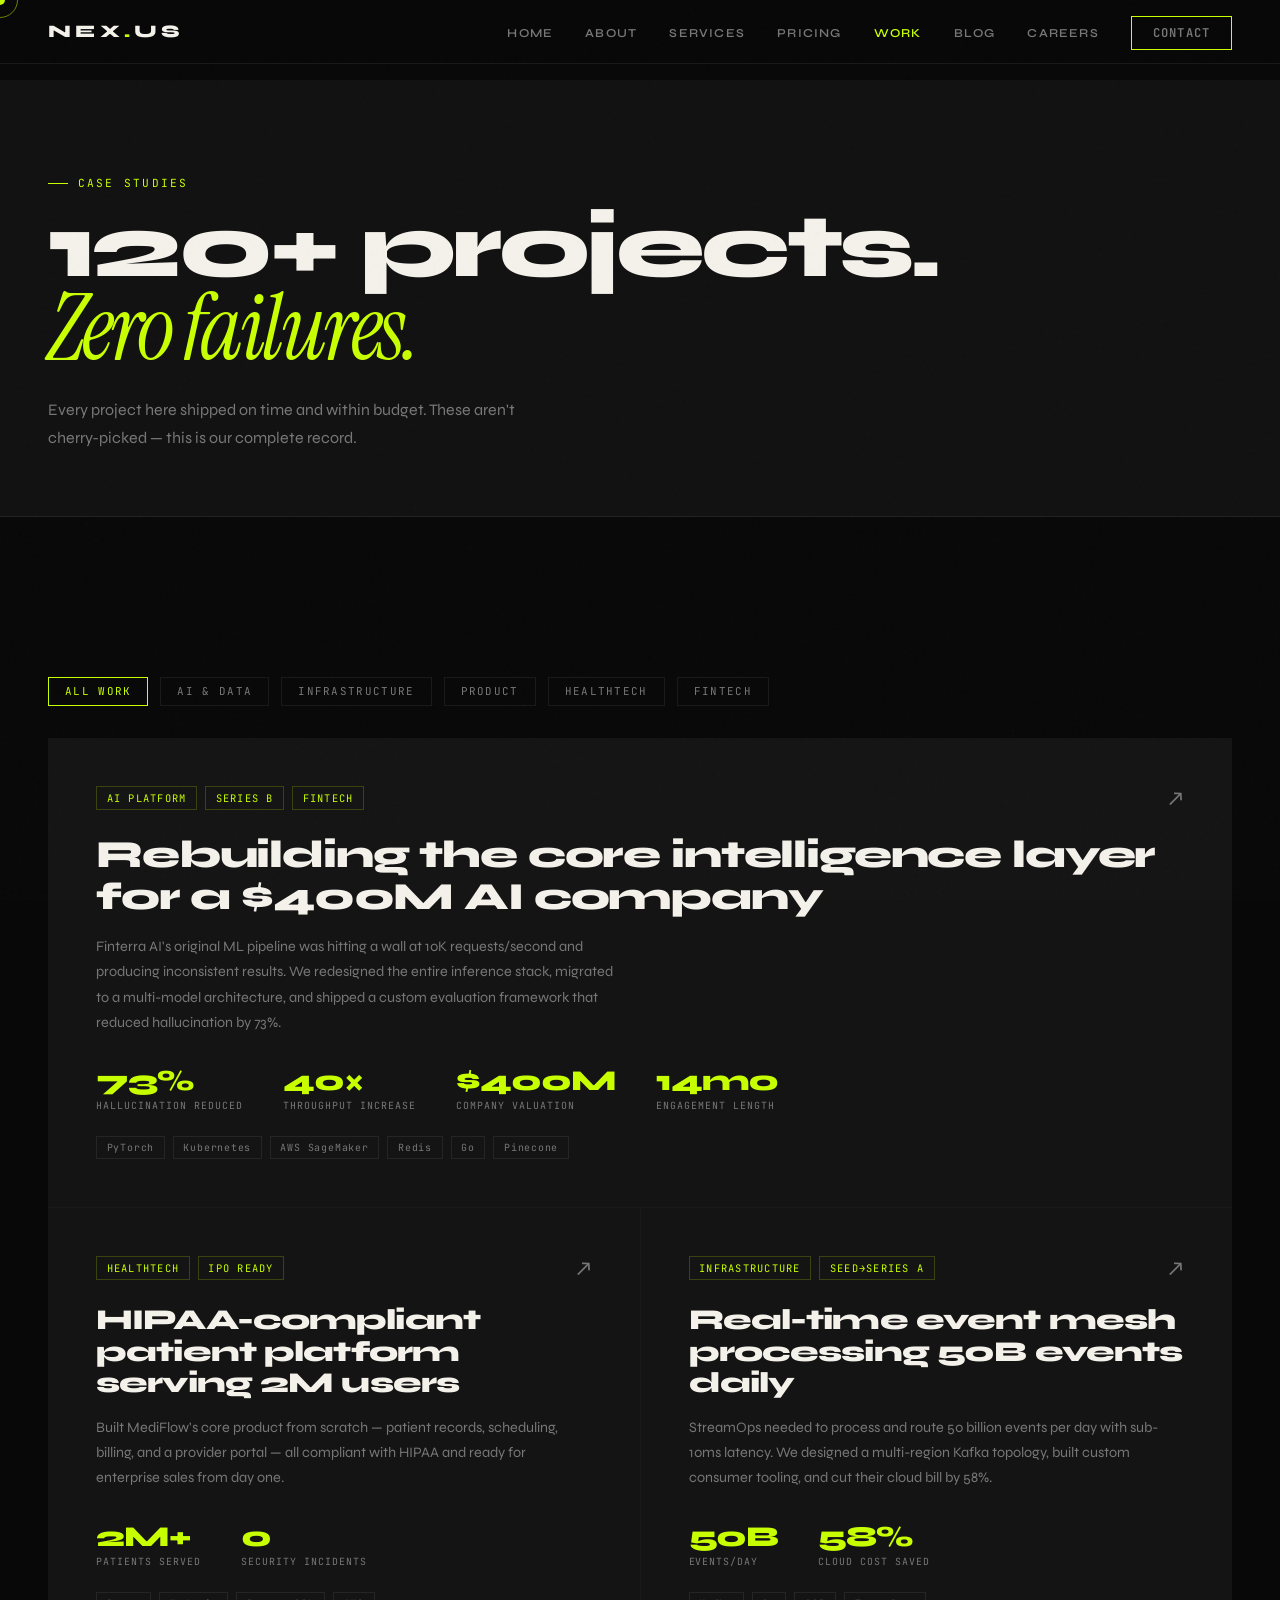
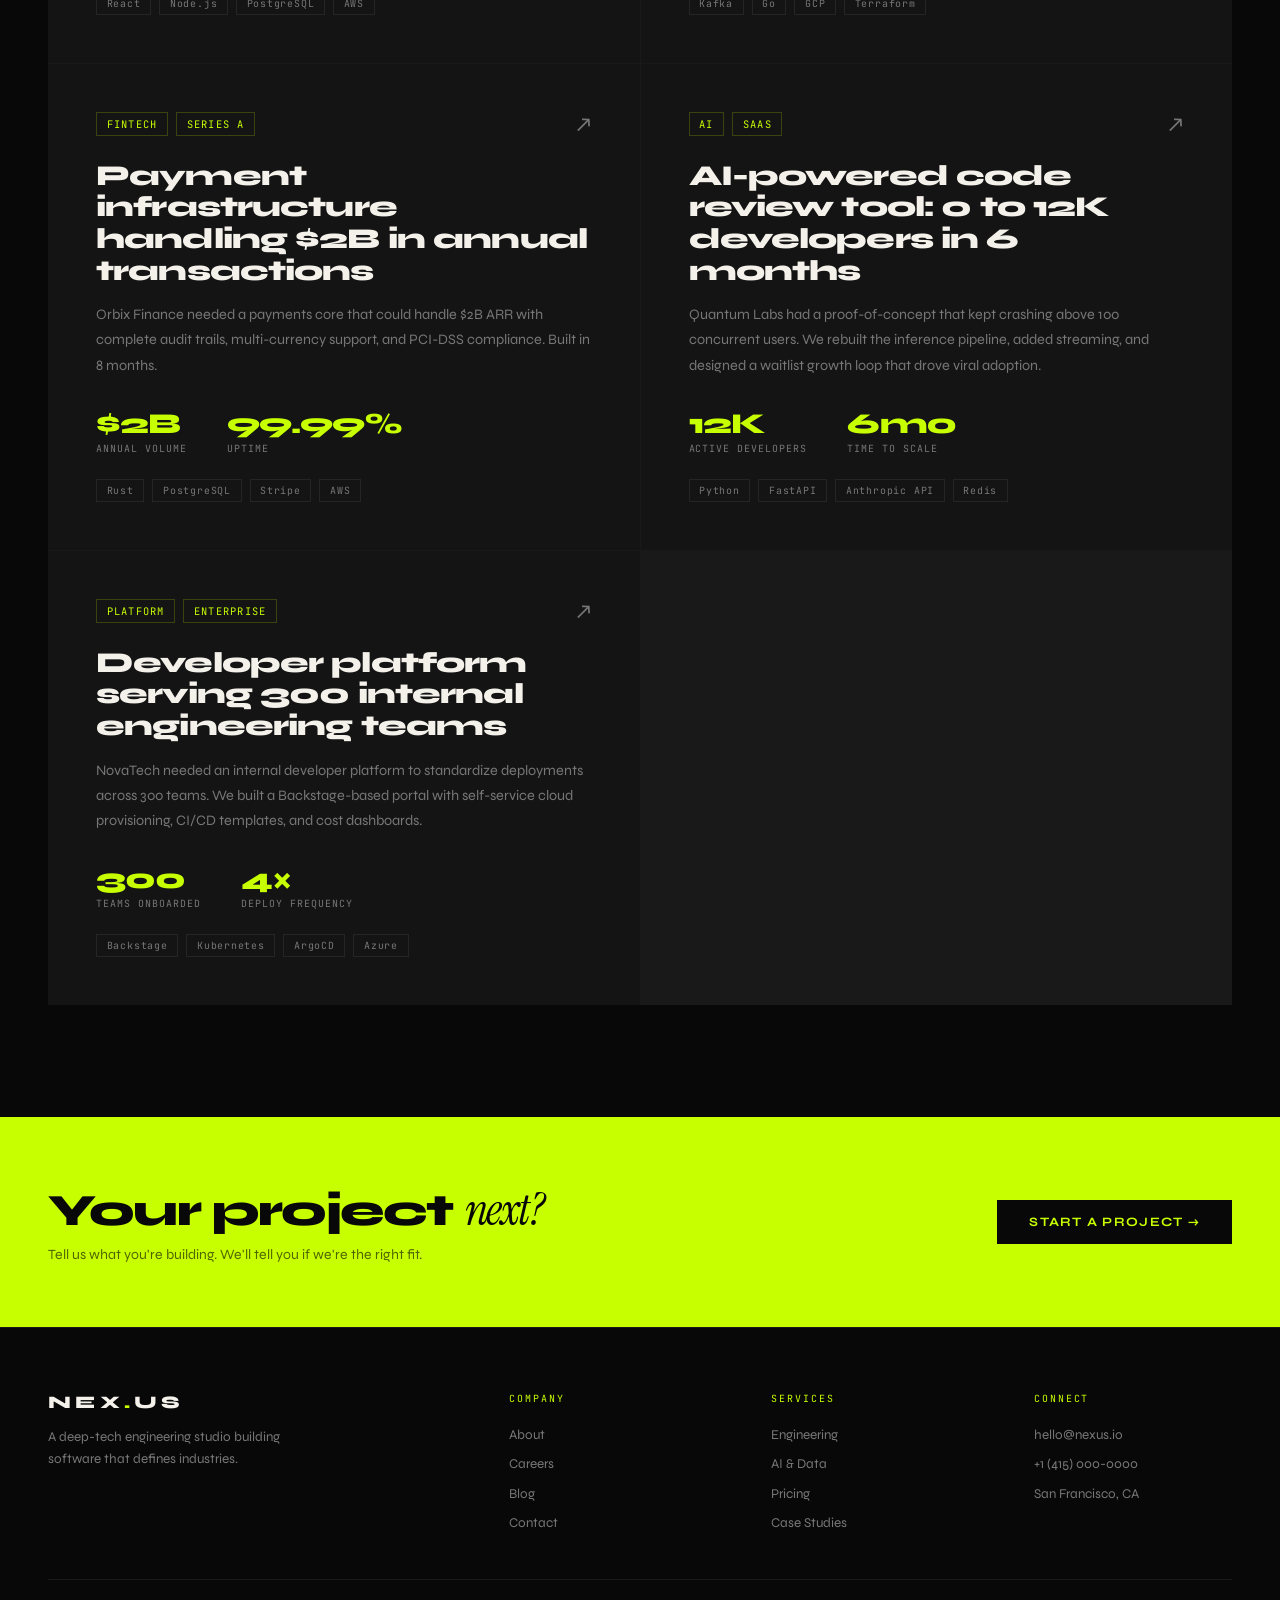
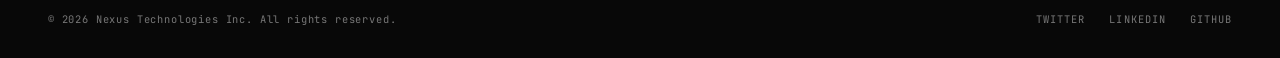
<file: pages/work.html>
<!DOCTYPE html>
<html lang="en">
<head>
<meta charset="UTF-8"><meta name="viewport" content="width=device-width, initial-scale=1.0">
<title>Work — NEXUS</title>
<link rel="stylesheet" href="../css/main.css">
<style>
.page-hero{padding:6rem 3rem 4rem;border-bottom:1px solid var(--border);background:var(--dim);position:relative;overflow:hidden;}
.hero-inner-title{font-size:clamp(3rem,7vw,6rem);font-weight:800;letter-spacing:-.04em;line-height:.92;}
.hero-inner-title em{font-family:'Instrument Serif',serif;font-style:italic;font-weight:400;color:var(--acid);}
.filter-row{display:flex;gap:.75rem;flex-wrap:wrap;margin:3rem 0 2rem;}
.filter-btn{font-family:'JetBrains Mono',monospace;font-size:.68rem;letter-spacing:.12em;text-transform:uppercase;padding:.4rem 1rem;border:1px solid var(--border);color:var(--muted);background:none;cursor:none;transition:all .2s;}
.filter-btn.active,.filter-btn:hover{border-color:var(--acid);color:var(--acid);}
.case-grid{display:grid;grid-template-columns:1fr 1fr;gap:1px;background:var(--border);}
.case-card{background:var(--card);padding:3rem;position:relative;cursor:none;transition:background .3s;overflow:hidden;}
.case-card.wide{grid-column:span 2;}
.case-card:hover{background:#161616;}
.case-glow{position:absolute;inset:0;opacity:0;transition:opacity .4s;pointer-events:none;}
.case-card:hover .case-glow{opacity:1;}
.case-tag-row{display:flex;gap:.5rem;flex-wrap:wrap;margin-bottom:1.5rem;}
.case-title{font-size:1.8rem;font-weight:800;letter-spacing:-.03em;line-height:1.1;margin-bottom:1rem;}
.case-card.wide .case-title{font-size:2.4rem;}
.case-desc{font-size:.9rem;color:var(--muted);line-height:1.75;max-width:520px;margin-bottom:2rem;}
.case-metrics{display:flex;gap:2.5rem;flex-wrap:wrap;}
.metric{}.metric-val{font-size:1.8rem;font-weight:800;letter-spacing:-.03em;color:var(--acid);line-height:1;}
.metric-lbl{font-family:'JetBrains Mono',monospace;font-size:.62rem;letter-spacing:.1em;text-transform:uppercase;color:var(--muted);margin-top:.2rem;}
.case-tech-row{display:flex;gap:.5rem;flex-wrap:wrap;margin-top:1.5rem;}
.tech-pill{font-family:'JetBrains Mono',monospace;font-size:.62rem;letter-spacing:.08em;color:var(--muted);border:1px solid var(--border);padding:.25rem .6rem;}
.case-arrow{position:absolute;top:3rem;right:3rem;font-size:1.4rem;color:var(--muted);transition:color .2s,transform .2s;}
.case-card:hover .case-arrow{color:var(--acid);transform:translate(4px,-4px);}
@media(max-width:900px){.case-grid{grid-template-columns:1fr;}.case-card.wide{grid-column:span 1;}.case-card.wide .case-title{font-size:1.8rem;}}
</style>
</head>
<body>
<div class="cursor" id="cursor"></div>
<div class="cursor-ring" id="cursorRing"></div>
<nav>
  <a href="../index.html" class="nav-logo">NEX<span>.</span>US</a>
  <ul class="nav-links" id="navLinks">
    <li><a href="../index.html">Home</a></li>
    <li><a href="about.html">About</a></li>
    <li><a href="services.html">Services</a></li>
    <li><a href="pricing.html">Pricing</a></li>
    <li><a href="work.html">Work</a></li>
    <li><a href="blog.html">Blog</a></li>
    <li><a href="careers.html">Careers</a></li>
    <li><a href="contact.html" class="nav-cta">Contact</a></li>
  </ul>
  <button class="nav-mobile-toggle" id="navToggle">☰</button>
</nav>
<div class="page">
<section class="page-hero">
  <div style="font-family:'JetBrains Mono',monospace;font-size:.7rem;letter-spacing:.2em;text-transform:uppercase;color:var(--acid);margin-bottom:1rem;display:flex;align-items:center;gap:.6rem;"><span style="display:block;width:20px;height:1px;background:var(--acid);"></span>Case studies</div>
  <h1 class="hero-inner-title">120+ projects.<br><em>Zero failures.</em></h1>
  <p style="font-size:1rem;color:var(--muted);line-height:1.75;max-width:520px;margin-top:1.5rem;">Every project here shipped on time and within budget. These aren't cherry-picked — this is our complete record.</p>
</section>

<section class="section">
  <div class="filter-row">
    <button class="filter-btn active" data-filter="all">All work</button>
    <button class="filter-btn" data-filter="ai">AI & Data</button>
    <button class="filter-btn" data-filter="infra">Infrastructure</button>
    <button class="filter-btn" data-filter="product">Product</button>
    <button class="filter-btn" data-filter="health">HealthTech</button>
    <button class="filter-btn" data-filter="fintech">FinTech</button>
  </div>

  <div class="case-grid" id="caseGrid">

    <div class="case-card wide reveal" data-cat="ai fintech">
      <div class="case-glow" style="background:radial-gradient(circle at 20% 80%,rgba(200,255,0,.06),transparent 60%);"></div>
      <div class="case-tag-row"><span class="tag">AI Platform</span><span class="tag">Series B</span><span class="tag">FinTech</span></div>
      <div class="case-title">Rebuilding the core intelligence layer for a $400M AI company</div>
      <div class="case-desc">Finterra AI's original ML pipeline was hitting a wall at 10K requests/second and producing inconsistent results. We redesigned the entire inference stack, migrated to a multi-model architecture, and shipped a custom evaluation framework that reduced hallucination by 73%.</div>
      <div class="case-metrics">
        <div class="metric"><div class="metric-val">73%</div><div class="metric-lbl">Hallucination reduced</div></div>
        <div class="metric"><div class="metric-val">40×</div><div class="metric-lbl">Throughput increase</div></div>
        <div class="metric"><div class="metric-val">$400M</div><div class="metric-lbl">Company valuation</div></div>
        <div class="metric"><div class="metric-val">14mo</div><div class="metric-lbl">Engagement length</div></div>
      </div>
      <div class="case-tech-row">
        <span class="tech-pill">PyTorch</span><span class="tech-pill">Kubernetes</span><span class="tech-pill">AWS SageMaker</span>
        <span class="tech-pill">Redis</span><span class="tech-pill">Go</span><span class="tech-pill">Pinecone</span>
      </div>
      <div class="case-arrow">↗</div>
    </div>

    <div class="case-card reveal reveal-d1" data-cat="health product">
      <div class="case-glow" style="background:radial-gradient(circle at 70% 30%,rgba(100,200,255,.05),transparent 60%);"></div>
      <div class="case-tag-row"><span class="tag">HealthTech</span><span class="tag">IPO Ready</span></div>
      <div class="case-title">HIPAA-compliant patient platform serving 2M users</div>
      <div class="case-desc">Built MediFlow's core product from scratch — patient records, scheduling, billing, and a provider portal — all compliant with HIPAA and ready for enterprise sales from day one.</div>
      <div class="case-metrics">
        <div class="metric"><div class="metric-val">2M+</div><div class="metric-lbl">Patients served</div></div>
        <div class="metric"><div class="metric-val">0</div><div class="metric-lbl">Security incidents</div></div>
      </div>
      <div class="case-tech-row"><span class="tech-pill">React</span><span class="tech-pill">Node.js</span><span class="tech-pill">PostgreSQL</span><span class="tech-pill">AWS</span></div>
      <div class="case-arrow">↗</div>
    </div>

    <div class="case-card reveal reveal-d2" data-cat="infra">
      <div class="case-glow" style="background:radial-gradient(circle at 30% 70%,rgba(255,200,100,.05),transparent 60%);"></div>
      <div class="case-tag-row"><span class="tag">Infrastructure</span><span class="tag">Seed→Series A</span></div>
      <div class="case-title">Real-time event mesh processing 50B events daily</div>
      <div class="case-desc">StreamOps needed to process and route 50 billion events per day with sub-10ms latency. We designed a multi-region Kafka topology, built custom consumer tooling, and cut their cloud bill by 58%.</div>
      <div class="case-metrics">
        <div class="metric"><div class="metric-val">50B</div><div class="metric-lbl">Events/day</div></div>
        <div class="metric"><div class="metric-val">58%</div><div class="metric-lbl">Cloud cost saved</div></div>
      </div>
      <div class="case-tech-row"><span class="tech-pill">Kafka</span><span class="tech-pill">Go</span><span class="tech-pill">GCP</span><span class="tech-pill">Terraform</span></div>
      <div class="case-arrow">↗</div>
    </div>

    <div class="case-card reveal" data-cat="fintech product">
      <div class="case-glow" style="background:radial-gradient(circle at 50% 50%,rgba(200,150,255,.05),transparent 60%);"></div>
      <div class="case-tag-row"><span class="tag">FinTech</span><span class="tag">Series A</span></div>
      <div class="case-title">Payment infrastructure handling $2B in annual transactions</div>
      <div class="case-desc">Orbix Finance needed a payments core that could handle $2B ARR with complete audit trails, multi-currency support, and PCI-DSS compliance. Built in 8 months.</div>
      <div class="case-metrics">
        <div class="metric"><div class="metric-val">$2B</div><div class="metric-lbl">Annual volume</div></div>
        <div class="metric"><div class="metric-val">99.99%</div><div class="metric-lbl">Uptime</div></div>
      </div>
      <div class="case-tech-row"><span class="tech-pill">Rust</span><span class="tech-pill">PostgreSQL</span><span class="tech-pill">Stripe</span><span class="tech-pill">AWS</span></div>
      <div class="case-arrow">↗</div>
    </div>

    <div class="case-card reveal reveal-d1" data-cat="ai product">
      <div class="case-glow" style="background:radial-gradient(circle at 60% 40%,rgba(200,255,0,.04),transparent 60%);"></div>
      <div class="case-tag-row"><span class="tag">AI</span><span class="tag">SaaS</span></div>
      <div class="case-title">AI-powered code review tool: 0 to 12K developers in 6 months</div>
      <div class="case-desc">Quantum Labs had a proof-of-concept that kept crashing above 100 concurrent users. We rebuilt the inference pipeline, added streaming, and designed a waitlist growth loop that drove viral adoption.</div>
      <div class="case-metrics">
        <div class="metric"><div class="metric-val">12K</div><div class="metric-lbl">Active developers</div></div>
        <div class="metric"><div class="metric-val">6mo</div><div class="metric-lbl">Time to scale</div></div>
      </div>
      <div class="case-tech-row"><span class="tech-pill">Python</span><span class="tech-pill">FastAPI</span><span class="tech-pill">Anthropic API</span><span class="tech-pill">Redis</span></div>
      <div class="case-arrow">↗</div>
    </div>

    <div class="case-card reveal reveal-d2" data-cat="infra product">
      <div class="case-glow" style="background:radial-gradient(circle at 40% 60%,rgba(100,255,200,.04),transparent 60%);"></div>
      <div class="case-tag-row"><span class="tag">Platform</span><span class="tag">Enterprise</span></div>
      <div class="case-title">Developer platform serving 300 internal engineering teams</div>
      <div class="case-desc">NovaTech needed an internal developer platform to standardize deployments across 300 teams. We built a Backstage-based portal with self-service cloud provisioning, CI/CD templates, and cost dashboards.</div>
      <div class="case-metrics">
        <div class="metric"><div class="metric-val">300</div><div class="metric-lbl">Teams onboarded</div></div>
        <div class="metric"><div class="metric-val">4×</div><div class="metric-lbl">Deploy frequency</div></div>
      </div>
      <div class="case-tech-row"><span class="tech-pill">Backstage</span><span class="tech-pill">Kubernetes</span><span class="tech-pill">ArgoCD</span><span class="tech-pill">Azure</span></div>
      <div class="case-arrow">↗</div>
    </div>

  </div>
</section>

<div style="background:var(--acid);padding:4rem 3rem;display:flex;justify-content:space-between;align-items:center;gap:2rem;flex-wrap:wrap;">
  <div>
    <div style="font-size:clamp(1.8rem,3.5vw,2.8rem);font-weight:800;letter-spacing:-.04em;color:var(--black);">Your project <em style="font-family:'Instrument Serif',serif;font-style:italic;font-weight:400;">next?</em></div>
    <div style="font-size:.88rem;color:rgba(0,0,0,.6);margin-top:.4rem;">Tell us what you're building. We'll tell you if we're the right fit.</div>
  </div>
  <a href="contact.html" style="background:var(--black);color:var(--acid);padding:.9rem 2rem;font-family:'Syne',sans-serif;font-weight:700;font-size:.8rem;letter-spacing:.1em;text-transform:uppercase;text-decoration:none;cursor:none;transition:transform .2s;display:inline-block;">Start a project →</a>
</div>
<footer>
  <div class="footer-grid">
    <div><div class="footer-logo">NEX<span>.</span>US</div><p class="footer-tagline">A deep-tech engineering studio building software that defines industries.</p></div>
    <div><div class="footer-col-title">Company</div><ul class="footer-links"><li><a href="about.html">About</a></li><li><a href="careers.html">Careers</a></li><li><a href="blog.html">Blog</a></li><li><a href="contact.html">Contact</a></li></ul></div>
    <div><div class="footer-col-title">Services</div><ul class="footer-links"><li><a href="services.html">Engineering</a></li><li><a href="services.html">AI & Data</a></li><li><a href="pricing.html">Pricing</a></li><li><a href="work.html">Case Studies</a></li></ul></div>
    <div><div class="footer-col-title">Connect</div><ul class="footer-links"><li><a href="mailto:hello@nexus.io">hello@nexus.io</a></li><li><a href="#">+1 (415) 000-0000</a></li><li><a href="#">San Francisco, CA</a></li></ul></div>
  </div>
  <div class="footer-bottom">
    <div class="footer-copy">© 2026 Nexus Technologies Inc. All rights reserved.</div>
    <div class="footer-socials"><a href="#">Twitter</a><a href="#">LinkedIn</a><a href="#">GitHub</a></div>
  </div>
</footer>
</div>
<script src="../js/main.js"></script>
<script>
document.querySelectorAll('.filter-btn').forEach(btn=>{
  btn.addEventListener('click',()=>{
    document.querySelectorAll('.filter-btn').forEach(b=>b.classList.remove('active'));
    btn.classList.add('active');
    const f=btn.dataset.filter;
    document.querySelectorAll('.case-card').forEach(card=>{
      if(f==='all'||card.dataset.cat.includes(f)){card.style.display='';} else {card.style.display='none';}
    });
  });
});
</script>
</body>
</html>
</file>
<file: css/main.css>
@import url('https://fonts.googleapis.com/css2?family=Syne:wght@400;600;700;800&family=Instrument+Serif:ital@0;1&family=JetBrains+Mono:wght@300;400;500&display=swap');

*, *::before, *::after { box-sizing: border-box; margin: 0; padding: 0; }

:root {
  --black: #080808;
  --white: #f4f1eb;
  --acid: #c8ff00;
  --dim: #111111;
  --card: #141414;
  --mid: #2e2e2e;
  --muted: #777;
  --border: rgba(255,255,255,0.07);
  --border-acid: rgba(200,255,0,0.2);
}

html { scroll-behavior: smooth; }

body {
  background: var(--black);
  color: var(--white);
  font-family: 'Syne', sans-serif;
  overflow-x: hidden;
  cursor: none;
  min-height: 100vh;
}

/* ── NOISE ── */
body::before {
  content: '';
  position: fixed; inset: 0;
  background-image: url("data:image/svg+xml,%3Csvg viewBox='0 0 256 256' xmlns='http://www.w3.org/2000/svg'%3E%3Cfilter id='n'%3E%3CfeTurbulence type='fractalNoise' baseFrequency='0.9' numOctaves='4' stitchTiles='stitch'/%3E%3C/filter%3E%3Crect width='100%25' height='100%25' filter='url(%23n)' opacity='0.035'/%3E%3C/svg%3E");
  pointer-events: none; z-index: 1000; opacity: 0.5;
}

/* ── CURSOR ── */
.cursor { position: fixed; width: 10px; height: 10px; background: var(--acid); border-radius: 50%; pointer-events: none; z-index: 9999; transform: translate(-50%,-50%); transition: width .2s, height .2s; mix-blend-mode: exclusion; }
.cursor-ring { position: fixed; width: 36px; height: 36px; border: 1px solid rgba(200,255,0,0.5); border-radius: 50%; pointer-events: none; z-index: 9998; transform: translate(-50%,-50%); transition: width .2s, height .2s, opacity .2s; }

/* ── NAV ── */
nav {
  position: fixed; top: 0; left: 0; right: 0; z-index: 500;
  display: flex; align-items: center; justify-content: space-between;
  padding: 1.3rem 3rem;
  border-bottom: 1px solid var(--border);
  backdrop-filter: blur(24px);
  background: rgba(8,8,8,0.8);
  transition: border-color .3s;
}
.nav-logo { font-size: 1.1rem; font-weight: 800; letter-spacing: .25em; color: var(--white); text-decoration: none; }
.nav-logo span { color: var(--acid); }
.nav-links { display: flex; gap: 2rem; list-style: none; align-items: center; }
.nav-links a { font-size: .76rem; font-weight: 600; letter-spacing: .1em; text-transform: uppercase; color: var(--muted); text-decoration: none; transition: color .2s; cursor: none; }
.nav-links a:hover, .nav-links a.active { color: var(--white); }
.nav-links a.active { color: var(--acid); }
.nav-cta { font-family: 'JetBrains Mono', monospace; font-size: .74rem; padding: .5rem 1.3rem; border: 1px solid var(--acid); color: var(--acid); background: transparent; cursor: none; text-decoration: none; transition: background .2s, color .2s; }
.nav-cta:hover { background: var(--acid); color: var(--black); }
.nav-mobile-toggle { display: none; background: none; border: none; color: var(--white); font-size: 1.4rem; cursor: none; }

/* ── PAGE WRAPPER ── */
.page { padding-top: 80px; min-height: 100vh; }

/* ── SECTION UTILITIES ── */
.section { padding: 7rem 3rem; }
.section-sm { padding: 4rem 3rem; }
.container { max-width: 1200px; margin: 0 auto; }

.label {
  font-family: 'JetBrains Mono', monospace;
  font-size: .68rem; font-weight: 300;
  letter-spacing: .2em; text-transform: uppercase;
  color: var(--acid); margin-bottom: .8rem;
  display: flex; align-items: center; gap: .6rem;
}
.label::before { content: ''; display: block; width: 20px; height: 1px; background: var(--acid); }

.section-title { font-size: clamp(2rem, 4vw, 3rem); font-weight: 800; letter-spacing: -.03em; line-height: 1.05; }
.section-title em { font-family: 'Instrument Serif', serif; font-style: italic; font-weight: 400; color: var(--acid); }

/* ── BUTTONS ── */
.btn { display: inline-block; cursor: none; text-decoration: none; transition: transform .2s; font-family: 'Syne', sans-serif; font-weight: 700; font-size: .8rem; letter-spacing: .1em; text-transform: uppercase; }
.btn:hover { transform: translateY(-2px); }
.btn-acid { background: var(--acid); color: var(--black); padding: .9rem 2rem; }
.btn-acid:hover { box-shadow: 0 8px 30px rgba(200,255,0,.25); }
.btn-outline { border: 1px solid var(--border-acid); color: var(--acid); padding: .9rem 2rem; }
.btn-outline:hover { background: rgba(200,255,0,.06); }
.btn-ghost { color: var(--muted); font-family: 'JetBrains Mono', monospace; font-size: .78rem; font-weight: 300; }
.btn-ghost:hover { color: var(--white); }

/* ── CARDS ── */
.card { background: var(--card); border: 1px solid var(--border); padding: 2rem; transition: border-color .3s; }
.card:hover { border-color: var(--border-acid); }

/* ── GRID ── */
.grid-2 { display: grid; grid-template-columns: 1fr 1fr; gap: 1.5rem; }
.grid-3 { display: grid; grid-template-columns: repeat(3, 1fr); gap: 1.5rem; }
.grid-4 { display: grid; grid-template-columns: repeat(4, 1fr); gap: 1.5rem; }

/* ── REVEAL ANIMATION ── */
.reveal { opacity: 0; transform: translateY(20px); transition: opacity .7s ease, transform .7s ease; }
.reveal.visible { opacity: 1; transform: translateY(0); }
.reveal-d1 { transition-delay: .1s; }
.reveal-d2 { transition-delay: .2s; }
.reveal-d3 { transition-delay: .3s; }
.reveal-d4 { transition-delay: .4s; }

/* ── DIVIDER ── */
.divider { border: none; border-top: 1px solid var(--border); margin: 0; }

/* ── TAG ── */
.tag { font-family: 'JetBrains Mono', monospace; font-size: .65rem; letter-spacing: .12em; text-transform: uppercase; color: var(--acid); border: 1px solid var(--border-acid); padding: .25rem .6rem; display: inline-block; }

/* ── HERO SHARED ── */
.hero-inner-title { font-size: clamp(3rem, 7vw, 6rem); font-weight: 800; letter-spacing: -.04em; line-height: .92; }
.hero-inner-title em { font-family: 'Instrument Serif', serif; font-style: italic; font-weight: 400; color: var(--acid); }

/* ── MARQUEE ── */
.marquee-wrap { border-top: 1px solid var(--border); border-bottom: 1px solid var(--border); padding: 1rem 0; overflow: hidden; background: var(--dim); }
.marquee-track { display: flex; animation: marquee 28s linear infinite; white-space: nowrap; }
.marquee-item { font-family: 'JetBrains Mono', monospace; font-size: .7rem; letter-spacing: .15em; text-transform: uppercase; color: var(--muted); padding: 0 2.5rem; flex-shrink: 0; }
.marquee-item b { color: var(--acid); }
@keyframes marquee { from { transform: translateX(0); } to { transform: translateX(-50%); } }

/* ── FOOTER ── */
footer { padding: 4rem 3rem 2rem; border-top: 1px solid var(--border); margin-top: auto; }
.footer-grid { display: grid; grid-template-columns: 2fr 1fr 1fr 1fr; gap: 4rem; padding-bottom: 3rem; border-bottom: 1px solid var(--border); margin-bottom: 2rem; }
.footer-logo { font-size: 1.1rem; font-weight: 800; letter-spacing: .25em; margin-bottom: .8rem; }
.footer-logo span { color: var(--acid); }
.footer-tagline { font-size: .84rem; color: var(--muted); line-height: 1.7; max-width: 240px; }
.footer-col-title { font-family: 'JetBrains Mono', monospace; font-size: .62rem; letter-spacing: .2em; text-transform: uppercase; color: var(--acid); margin-bottom: 1.2rem; }
.footer-links { list-style: none; display: flex; flex-direction: column; gap: .65rem; }
.footer-links a { font-size: .84rem; color: var(--muted); text-decoration: none; cursor: none; transition: color .2s; }
.footer-links a:hover { color: var(--white); }
.footer-bottom { display: flex; justify-content: space-between; align-items: center; }
.footer-copy { font-family: 'JetBrains Mono', monospace; font-size: .65rem; color: var(--muted); letter-spacing: .08em; }
.footer-socials { display: flex; gap: 1.5rem; }
.footer-socials a { font-family: 'JetBrains Mono', monospace; font-size: .65rem; color: var(--muted); text-decoration: none; cursor: none; letter-spacing: .1em; text-transform: uppercase; transition: color .2s; }
.footer-socials a:hover { color: var(--acid); }

/* ── FORM ── */
.form-input { width: 100%; background: rgba(255,255,255,.04); border: 1px solid var(--border); color: var(--white); font-family: 'JetBrains Mono', monospace; font-size: .82rem; padding: .85rem 1.1rem; outline: none; transition: border-color .2s; }
.form-input::placeholder { color: var(--muted); }
.form-input:focus { border-color: var(--border-acid); }
textarea.form-input { resize: vertical; min-height: 120px; }
.form-select { appearance: none; background-image: url("data:image/svg+xml,%3Csvg xmlns='http://www.w3.org/2000/svg' width='12' height='8'%3E%3Cpath d='M1 1l5 5 5-5' stroke='%23777' stroke-width='1.5' fill='none'/%3E%3C/svg%3E"); background-repeat: no-repeat; background-position: right 1rem center; }

/* ── RESPONSIVE ── */
@media (max-width: 900px) {
  nav { padding: 1.1rem 1.5rem; }
  .nav-links { display: none; }
  .nav-links.open { display: flex; flex-direction: column; position: fixed; top: 60px; left: 0; right: 0; background: rgba(8,8,8,.98); padding: 2rem 1.5rem; border-bottom: 1px solid var(--border); gap: 1.5rem; }
  .nav-mobile-toggle { display: block; }
  .section, .section-sm { padding: 4rem 1.5rem; }
  .grid-2, .grid-3, .grid-4 { grid-template-columns: 1fr; }
  .footer-grid { grid-template-columns: 1fr 1fr; gap: 2rem; }
}
</file>
<file: css/style.css>
@import url('https://fonts.googleapis.com/css2?family=Syne:wght@400;600;700;800&family=Instrument+Serif:ital@0;1&family=JetBrains+Mono:wght@300;400&display=swap');

*, *::before, *::after { box-sizing: border-box; margin: 0; padding: 0; }
:root { --black:#080808;--white:#f4f1eb;--acid:#c8ff00;--dim:#1a1a1a;--mid:#2e2e2e;--muted:#888;--border:rgba(255,255,255,0.08); }
html { scroll-behavior: smooth; }
body { background:var(--black);color:var(--white);font-family:'Syne',sans-serif;overflow-x:hidden;cursor:none; }
.cursor { position:fixed;width:10px;height:10px;background:var(--acid);border-radius:50%;pointer-events:none;z-index:9999;transform:translate(-50%,-50%);transition:width .2s,height .2s;mix-blend-mode:exclusion; }
.cursor-ring { position:fixed;width:36px;height:36px;border:1px solid var(--acid);border-radius:50%;pointer-events:none;z-index:9998;transform:translate(-50%,-50%);transition:width .2s,height .2s;opacity:.6; }
body::before { content:'';position:fixed;inset:0;background-image:url("data:image/svg+xml,%3Csvg viewBox='0 0 256 256' xmlns='http://www.w3.org/2000/svg'%3E%3Cfilter id='noise'%3E%3CfeTurbulence type='fractalNoise' baseFrequency='0.9' numOctaves='4' stitchTiles='stitch'/%3E%3C/filter%3E%3Crect width='100%25' height='100%25' filter='url(%23noise)' opacity='0.04'/%3E%3C/svg%3E");pointer-events:none;z-index:100;opacity:.4; }

/* NAV */
nav { position:fixed;top:0;left:0;right:0;z-index:500;display:flex;align-items:center;justify-content:space-between;padding:1.4rem 3rem;border-bottom:1px solid var(--border);backdrop-filter:blur(20px);background:rgba(8,8,8,.8);transition:border-color .3s; }
.nav-logo { font-size:1.2rem;font-weight:800;letter-spacing:.25em;color:var(--white);text-decoration:none; }
.nav-logo span { color:var(--acid); }
.nav-links { display:flex;gap:2.5rem;list-style:none; }
.nav-links a { font-size:.78rem;font-weight:600;letter-spacing:.12em;text-transform:uppercase;color:var(--muted);text-decoration:none;transition:color .2s;cursor:none; }
.nav-links a:hover,.nav-links a.active { color:var(--white); }
.nav-links a.active { color:var(--acid); }
.nav-cta { font-family:'JetBrains Mono',monospace;font-size:.75rem;font-weight:400;letter-spacing:.08em;padding:.55rem 1.4rem;border:1px solid var(--acid);color:var(--acid);background:transparent;cursor:none;text-decoration:none;transition:background .2s,color .2s; }
.nav-cta:hover { background:var(--acid);color:var(--black); }

/* PAGE HERO */
.page-hero { min-height:42vh;display:flex;flex-direction:column;justify-content:flex-end;padding:10rem 3rem 4rem;border-bottom:1px solid var(--border);position:relative;overflow:hidden; }
.page-hero-bg { position:absolute;inset:0;background:radial-gradient(ellipse 80% 80% at 50% 120%,rgba(200,255,0,.04),transparent 60%); }
.page-hero-grid { position:absolute;inset:0;background-image:linear-gradient(rgba(255,255,255,.02) 1px,transparent 1px),linear-gradient(90deg,rgba(255,255,255,.02) 1px,transparent 1px);background-size:60px 60px;mask-image:radial-gradient(ellipse at center,black 20%,transparent 75%); }
.page-eyebrow { font-family:'JetBrains Mono',monospace;font-size:.72rem;letter-spacing:.2em;text-transform:uppercase;color:var(--acid);margin-bottom:1.2rem;display:flex;align-items:center;gap:.8rem;position:relative;z-index:1; }
.page-eyebrow::before { content:'';display:block;width:32px;height:1px;background:var(--acid); }
.page-title { font-size:clamp(3rem,6vw,5.5rem);font-weight:800;letter-spacing:-.04em;line-height:.95;position:relative;z-index:1; }
.page-title em { font-family:'Instrument Serif',serif;font-style:italic;font-weight:400;color:var(--acid); }
.page-subtitle { font-size:1rem;color:var(--muted);line-height:1.7;max-width:560px;margin-top:1.5rem;position:relative;z-index:1; }

/* SECTIONS */
.section { padding:6rem 3rem; }
.section-label { font-family:'JetBrains Mono',monospace;font-size:.7rem;font-weight:300;letter-spacing:.2em;text-transform:uppercase;color:var(--acid);margin-bottom:.8rem; }
.section-title { font-size:clamp(1.8rem,3.5vw,2.8rem);font-weight:800;letter-spacing:-.03em;line-height:1.05;margin-bottom:3rem; }
.section-title em { font-family:'Instrument Serif',serif;font-style:italic;font-weight:400; }

/* BUTTONS */
.btn-primary { font-family:'Syne',sans-serif;font-size:.82rem;font-weight:700;letter-spacing:.1em;text-transform:uppercase;padding:1rem 2.2rem;background:var(--acid);color:var(--black);text-decoration:none;cursor:none;display:inline-block;transition:transform .2s,box-shadow .2s; }
.btn-primary:hover { transform:translateY(-2px);box-shadow:0 8px 30px rgba(200,255,0,.2); }
.btn-ghost { font-family:'JetBrains Mono',monospace;font-size:.78rem;font-weight:300;letter-spacing:.08em;color:var(--muted);text-decoration:none;cursor:none;display:inline-flex;align-items:center;gap:.5rem;transition:color .2s;border:1px solid var(--border);padding:1rem 2rem; }
.btn-ghost:hover { color:var(--white);border-color:rgba(255,255,255,.2); }

/* CARDS */
.card-grid { display:grid;gap:1px;background:var(--border); }
.card { background:var(--black);padding:2.5rem;position:relative;overflow:hidden;cursor:none;transition:background .3s; }
.card::after { content:'';position:absolute;bottom:0;left:0;right:0;height:2px;background:var(--acid);transform:scaleX(0);transform-origin:left;transition:transform .3s; }
.card:hover { background:var(--dim); }
.card:hover::after { transform:scaleX(1); }

/* FORMS */
.form-input { background:rgba(255,255,255,.04);border:1px solid var(--border);color:var(--white);font-family:'JetBrains Mono',monospace;font-size:.82rem;font-weight:300;padding:.9rem 1.2rem;outline:none;transition:border-color .2s;width:100%; }
.form-input::placeholder { color:var(--muted); }
.form-input:focus { border-color:rgba(200,255,0,.4); }
textarea.form-input { resize:vertical;min-height:120px; }

/* FOOTER */
footer { padding:4rem 3rem 2rem;border-top:1px solid var(--border);background:var(--black); }
.footer-top { display:grid;grid-template-columns:2fr 1fr 1fr 1fr;gap:4rem;padding-bottom:3rem;border-bottom:1px solid var(--border);margin-bottom:2rem; }
.footer-brand-name { font-size:1.2rem;font-weight:800;letter-spacing:.2em;margin-bottom:1rem; }
.footer-brand-name span { color:var(--acid); }
.footer-tagline { font-size:.85rem;color:var(--muted);line-height:1.7;max-width:260px; }
.footer-col-title { font-family:'JetBrains Mono',monospace;font-size:.65rem;letter-spacing:.2em;text-transform:uppercase;color:var(--acid);margin-bottom:1.5rem; }
.footer-links { list-style:none;display:flex;flex-direction:column;gap:.75rem; }
.footer-links a { font-size:.85rem;color:var(--muted);text-decoration:none;cursor:none;transition:color .2s; }
.footer-links a:hover { color:var(--white); }
.footer-bottom { display:flex;justify-content:space-between;align-items:center; }
.footer-copy { font-family:'JetBrains Mono',monospace;font-size:.68rem;color:var(--muted);letter-spacing:.08em; }
.footer-socials { display:flex;gap:1.5rem; }
.footer-socials a { font-family:'JetBrains Mono',monospace;font-size:.68rem;color:var(--muted);text-decoration:none;cursor:none;letter-spacing:.1em;text-transform:uppercase;transition:color .2s; }
.footer-socials a:hover { color:var(--acid); }

/* REVEAL */
.reveal { opacity:0;transform:translateY(24px);transition:opacity .7s ease,transform .7s ease; }
.reveal.visible { opacity:1;transform:translateY(0); }
.reveal-delay-1 { transition-delay:.1s; }
.reveal-delay-2 { transition-delay:.2s; }
.reveal-delay-3 { transition-delay:.3s; }
.reveal-delay-4 { transition-delay:.4s; }

/* MARQUEE */
.marquee-section { border-top:1px solid var(--border);border-bottom:1px solid var(--border);padding:1.2rem 0;overflow:hidden;background:var(--dim); }
.marquee-track { display:flex;animation:marquee 25s linear infinite;white-space:nowrap; }
.marquee-item { font-family:'JetBrains Mono',monospace;font-size:.72rem;font-weight:300;letter-spacing:.15em;text-transform:uppercase;color:var(--muted);padding:0 3rem;flex-shrink:0; }
.marquee-item strong { color:var(--acid);font-weight:400; }
@keyframes marquee { from{transform:translateX(0)} to{transform:translateX(-50%)} }

/* RESPONSIVE */
@media(max-width:900px) {
  nav { padding:1.2rem 1.5rem; }
  .nav-links { display:none; }
  .section { padding:4rem 1.5rem; }
  .page-hero { padding:8rem 1.5rem 3rem; }
  .footer-top { grid-template-columns:1fr 1fr;gap:2rem; }
}
@media(max-width:600px) { .footer-top { grid-template-columns:1fr; } }
</file>
